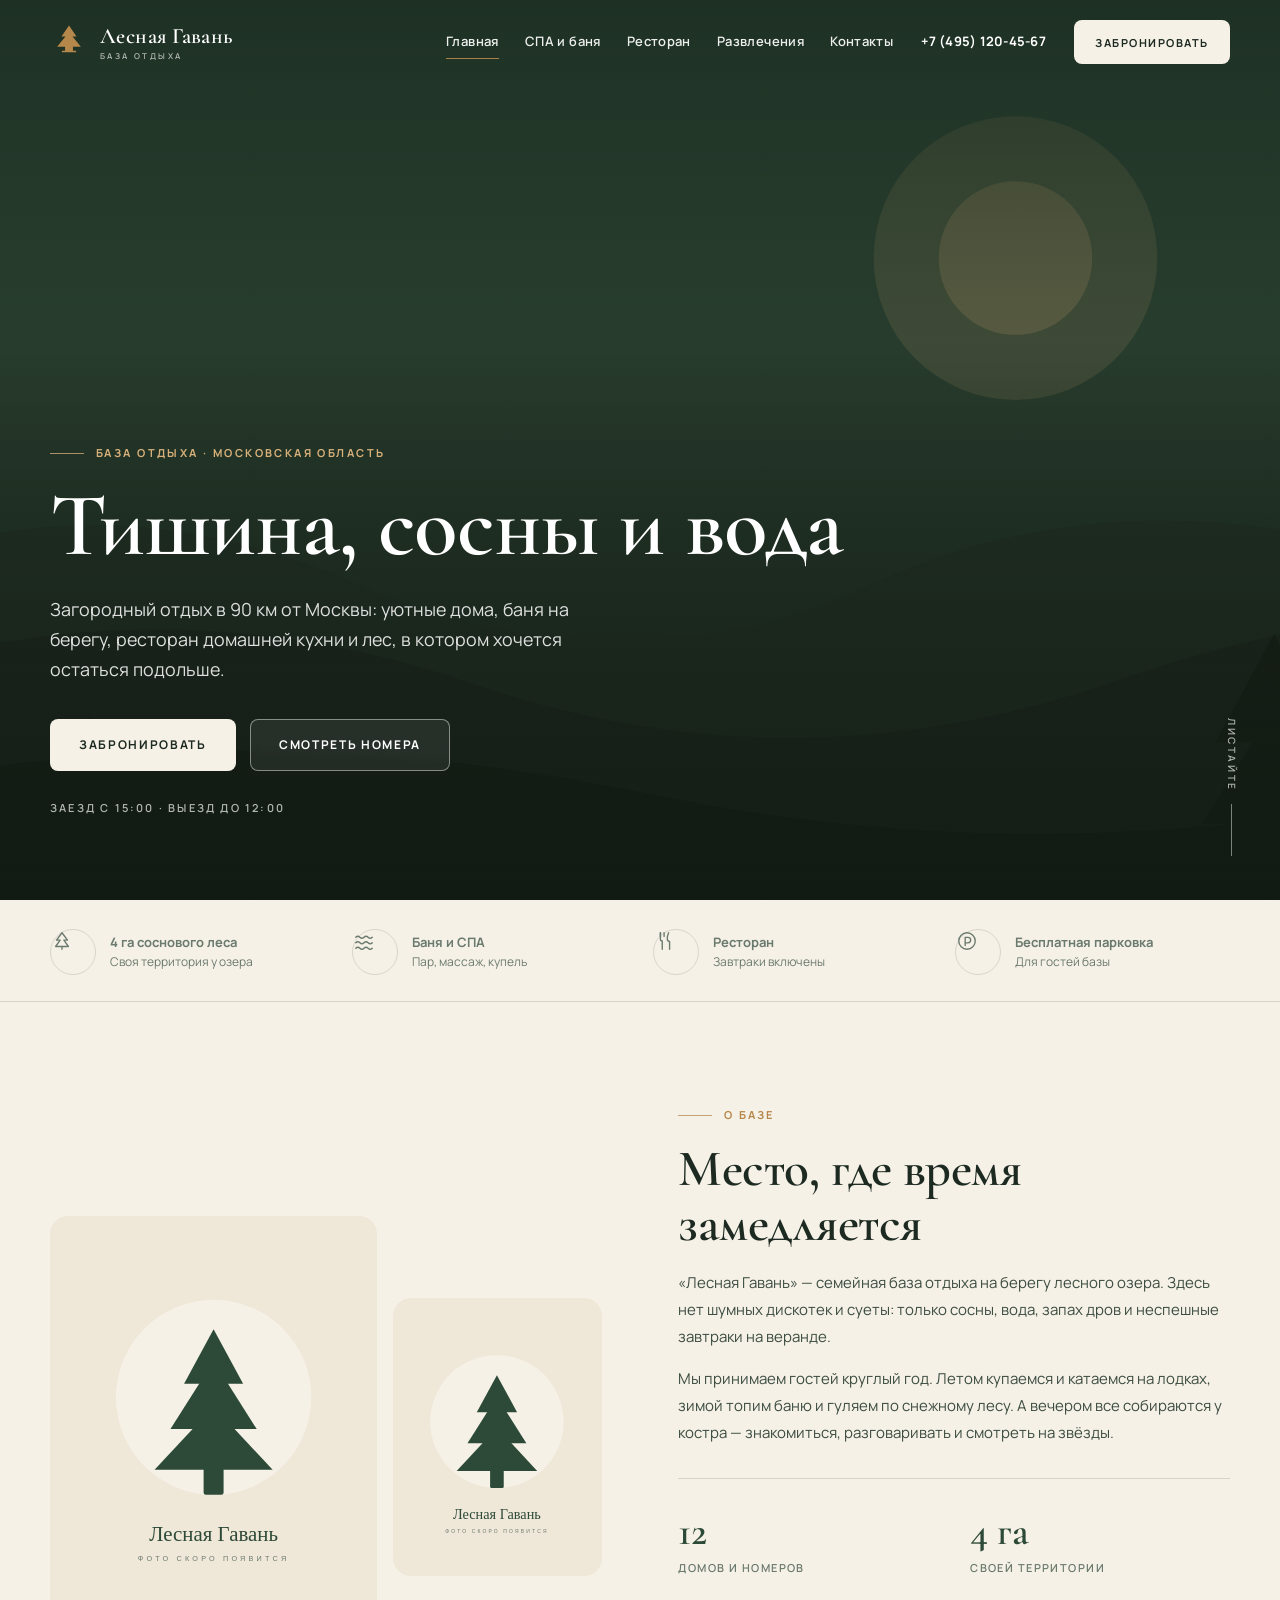
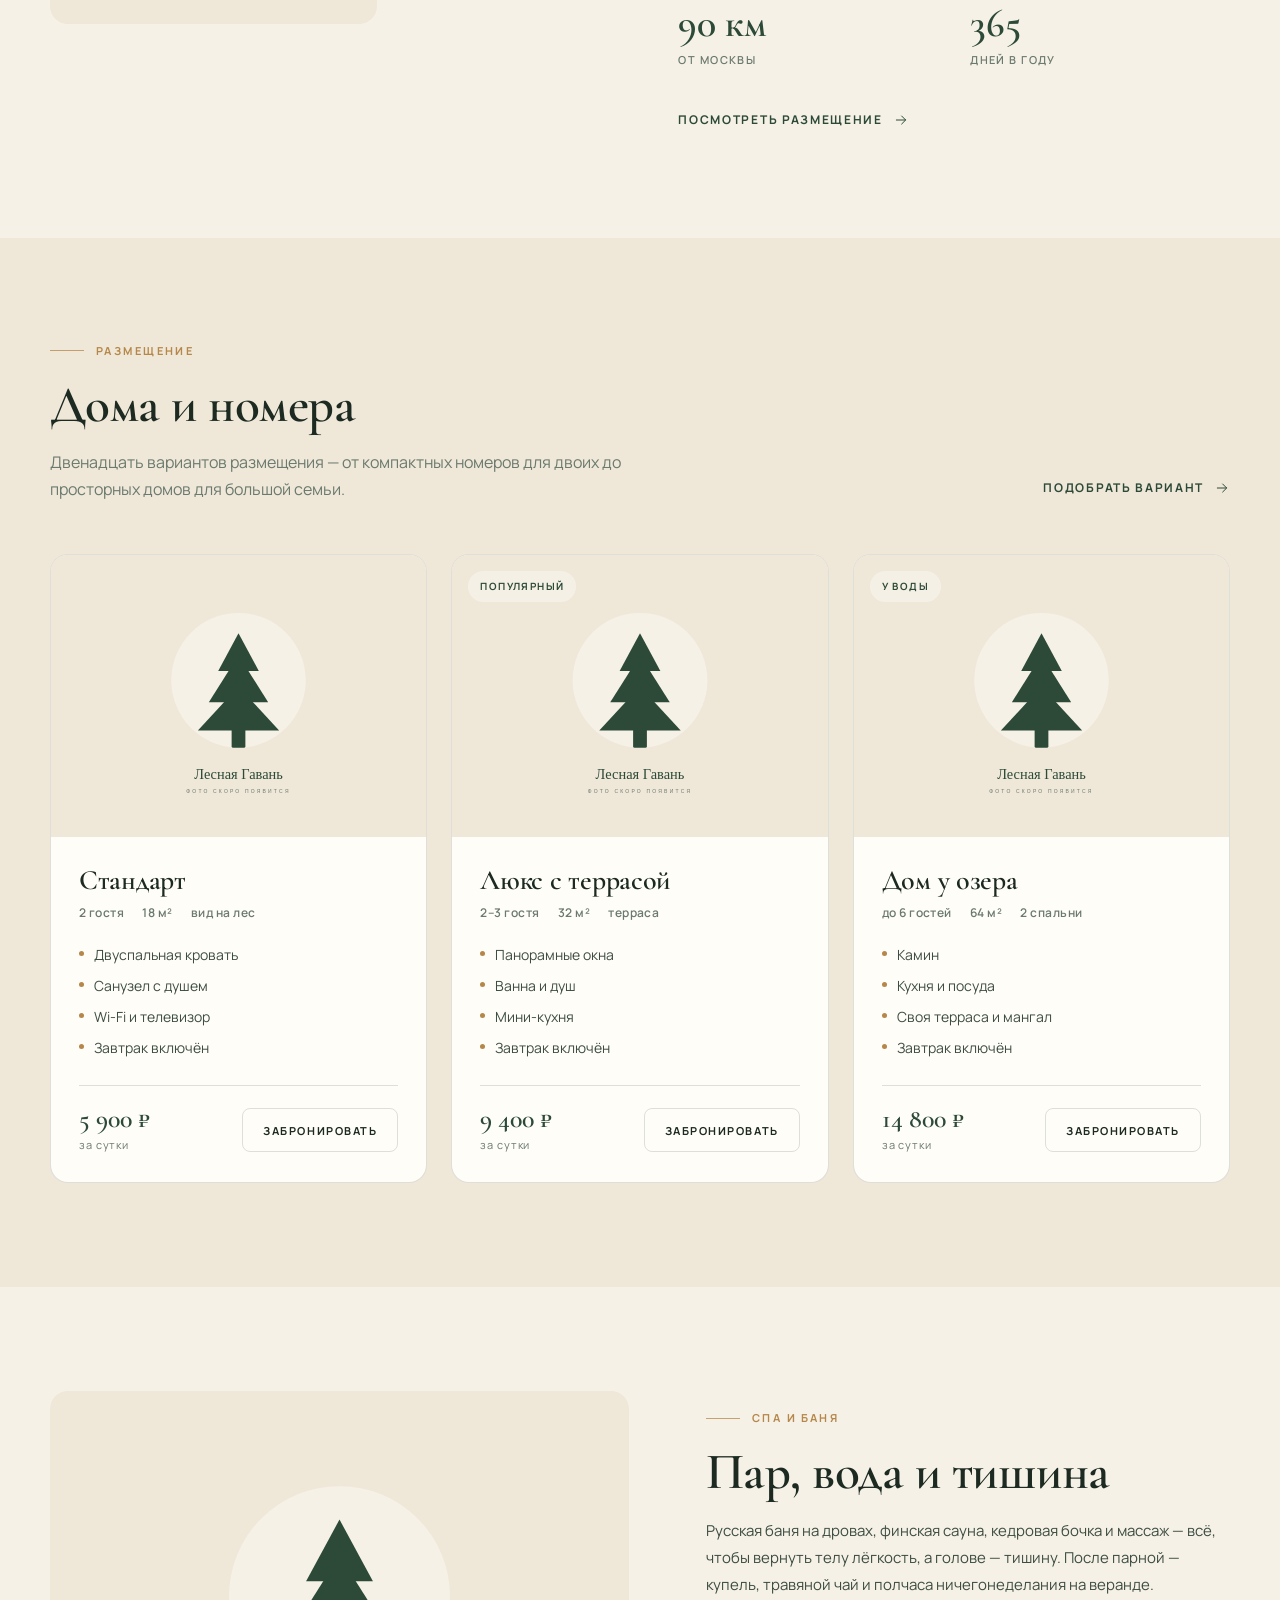
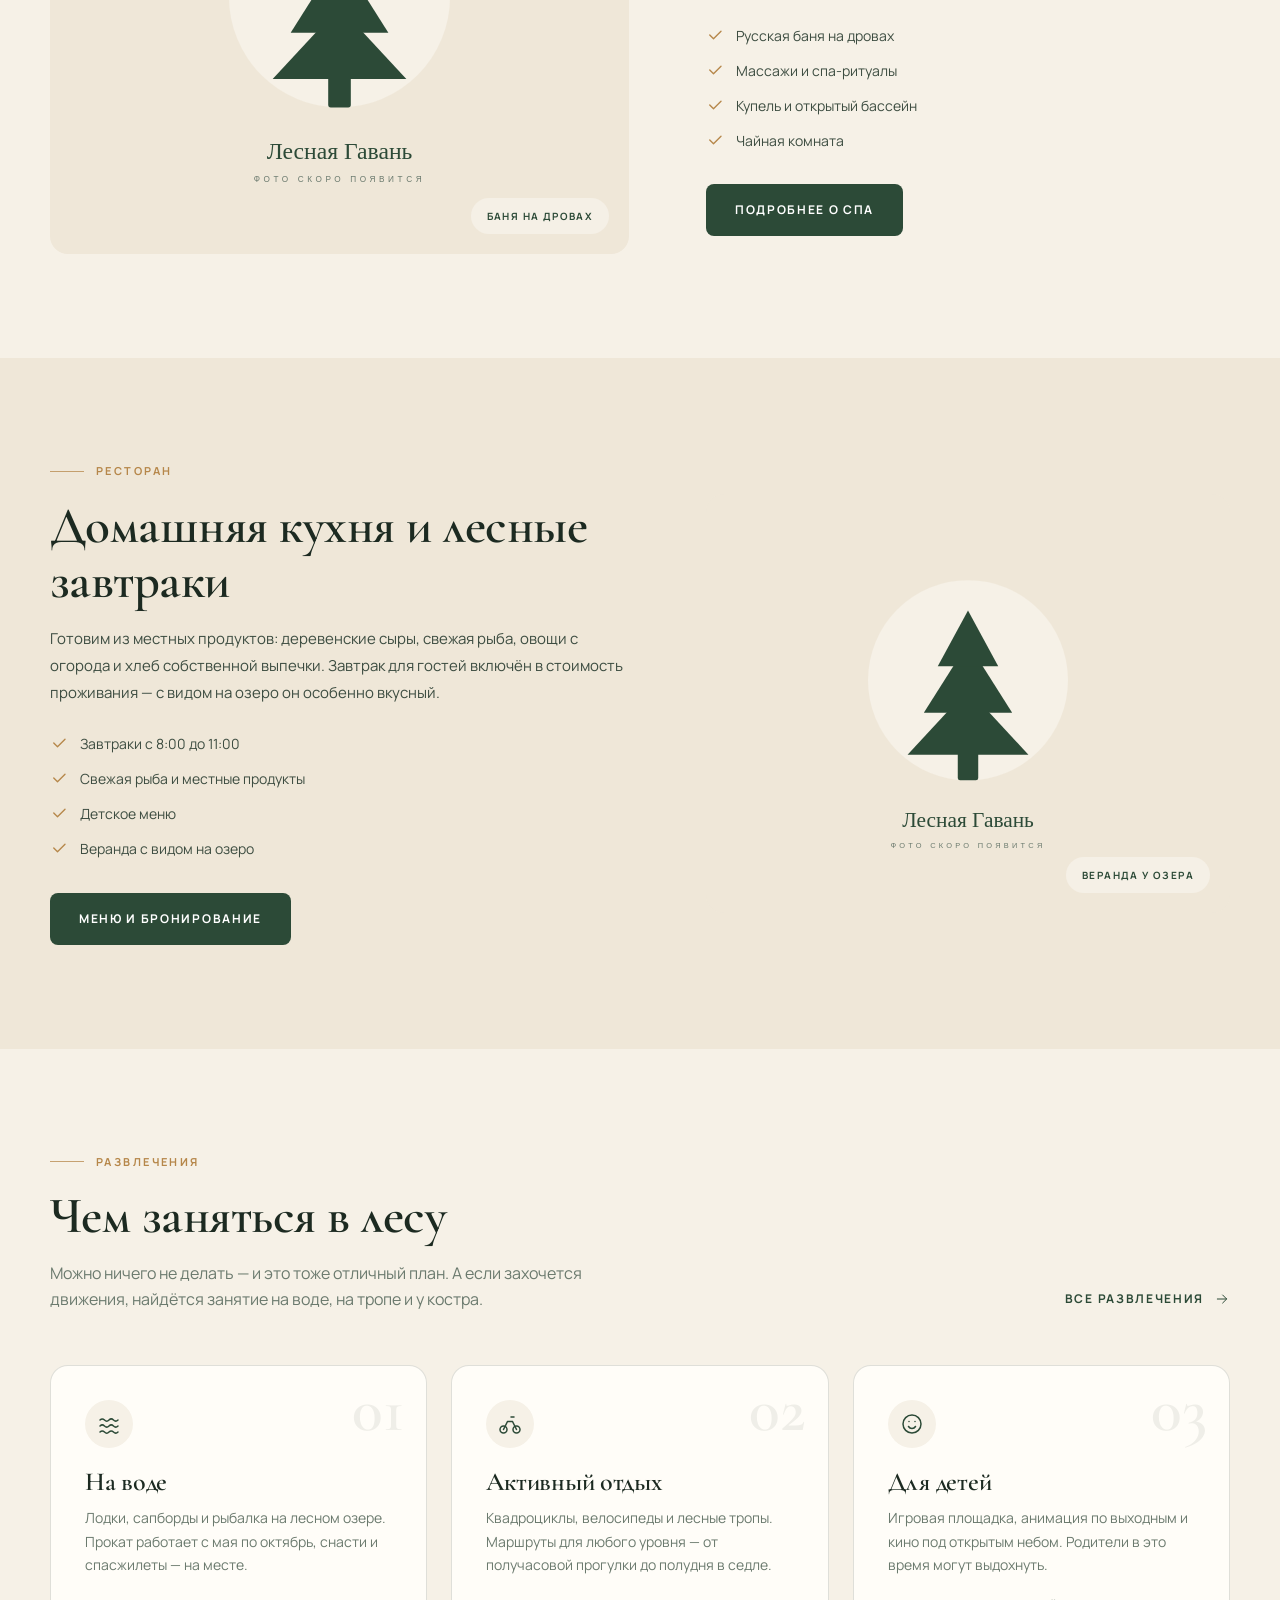
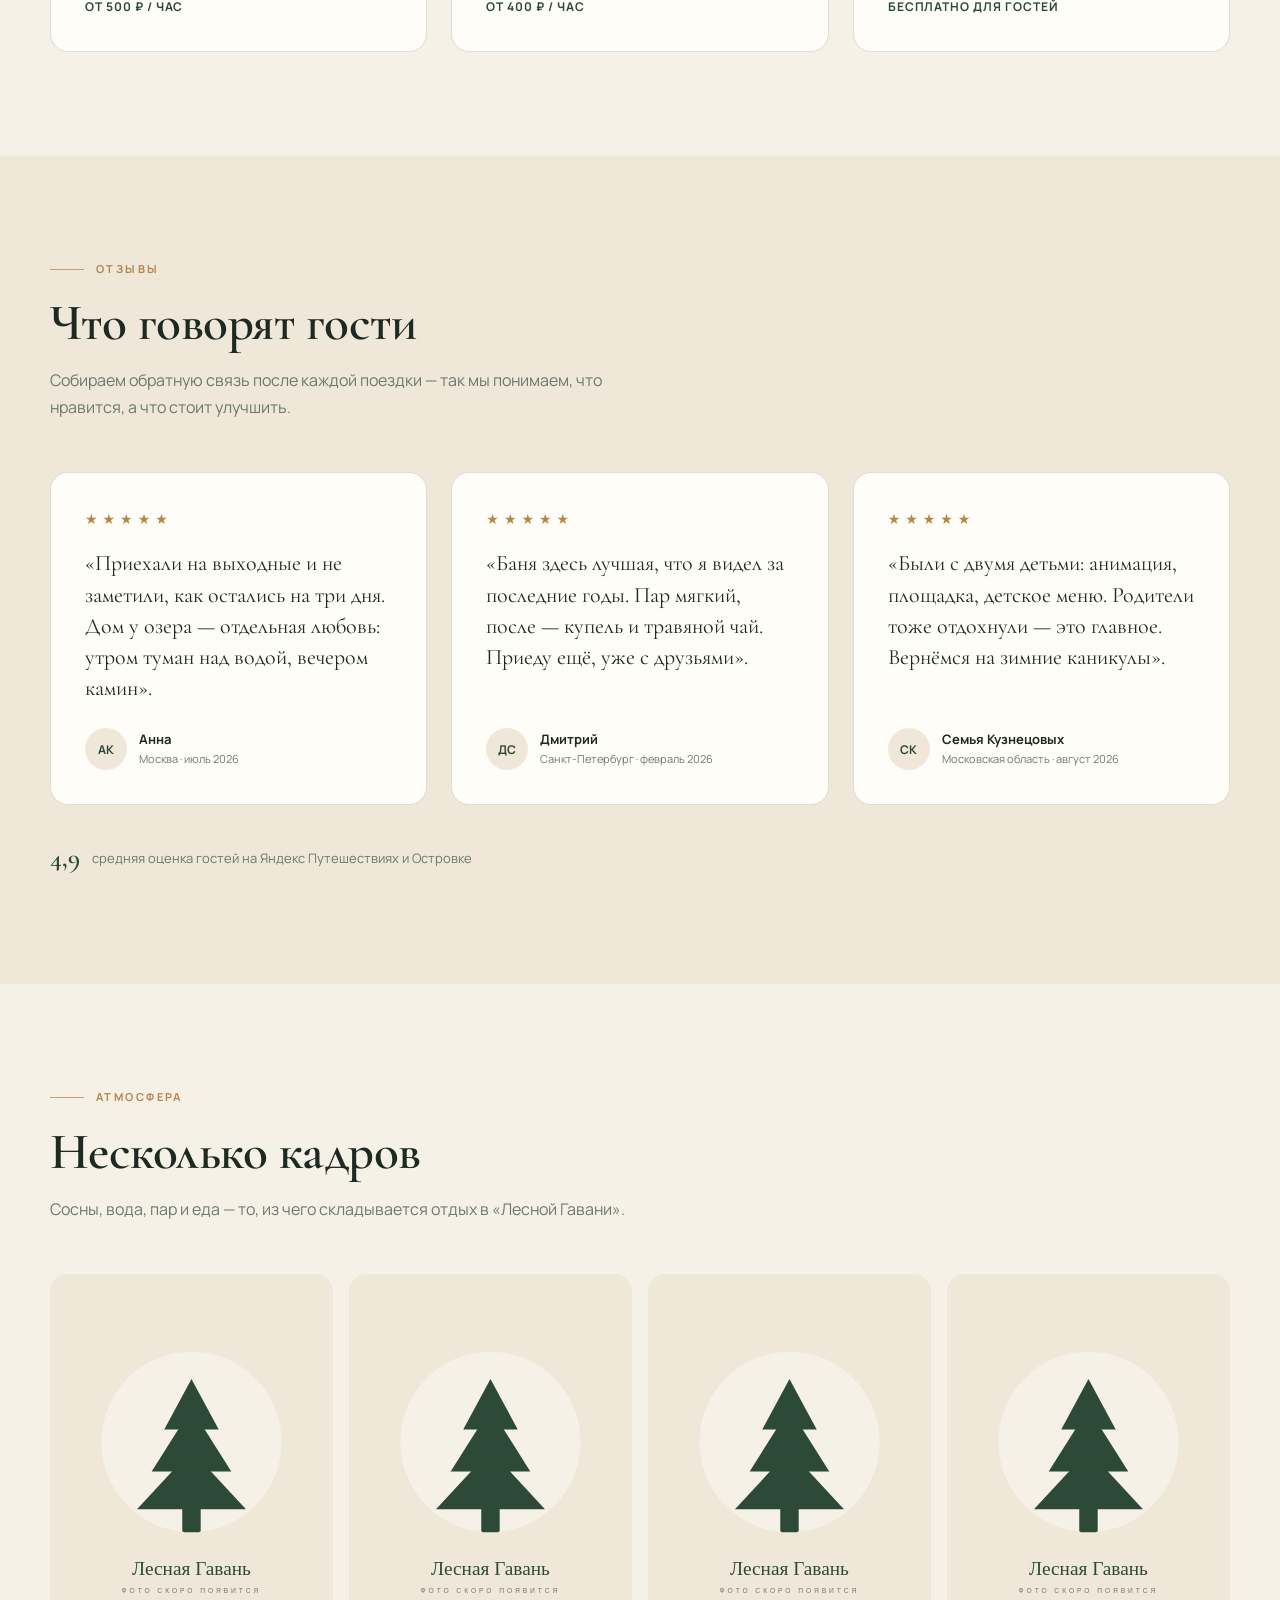
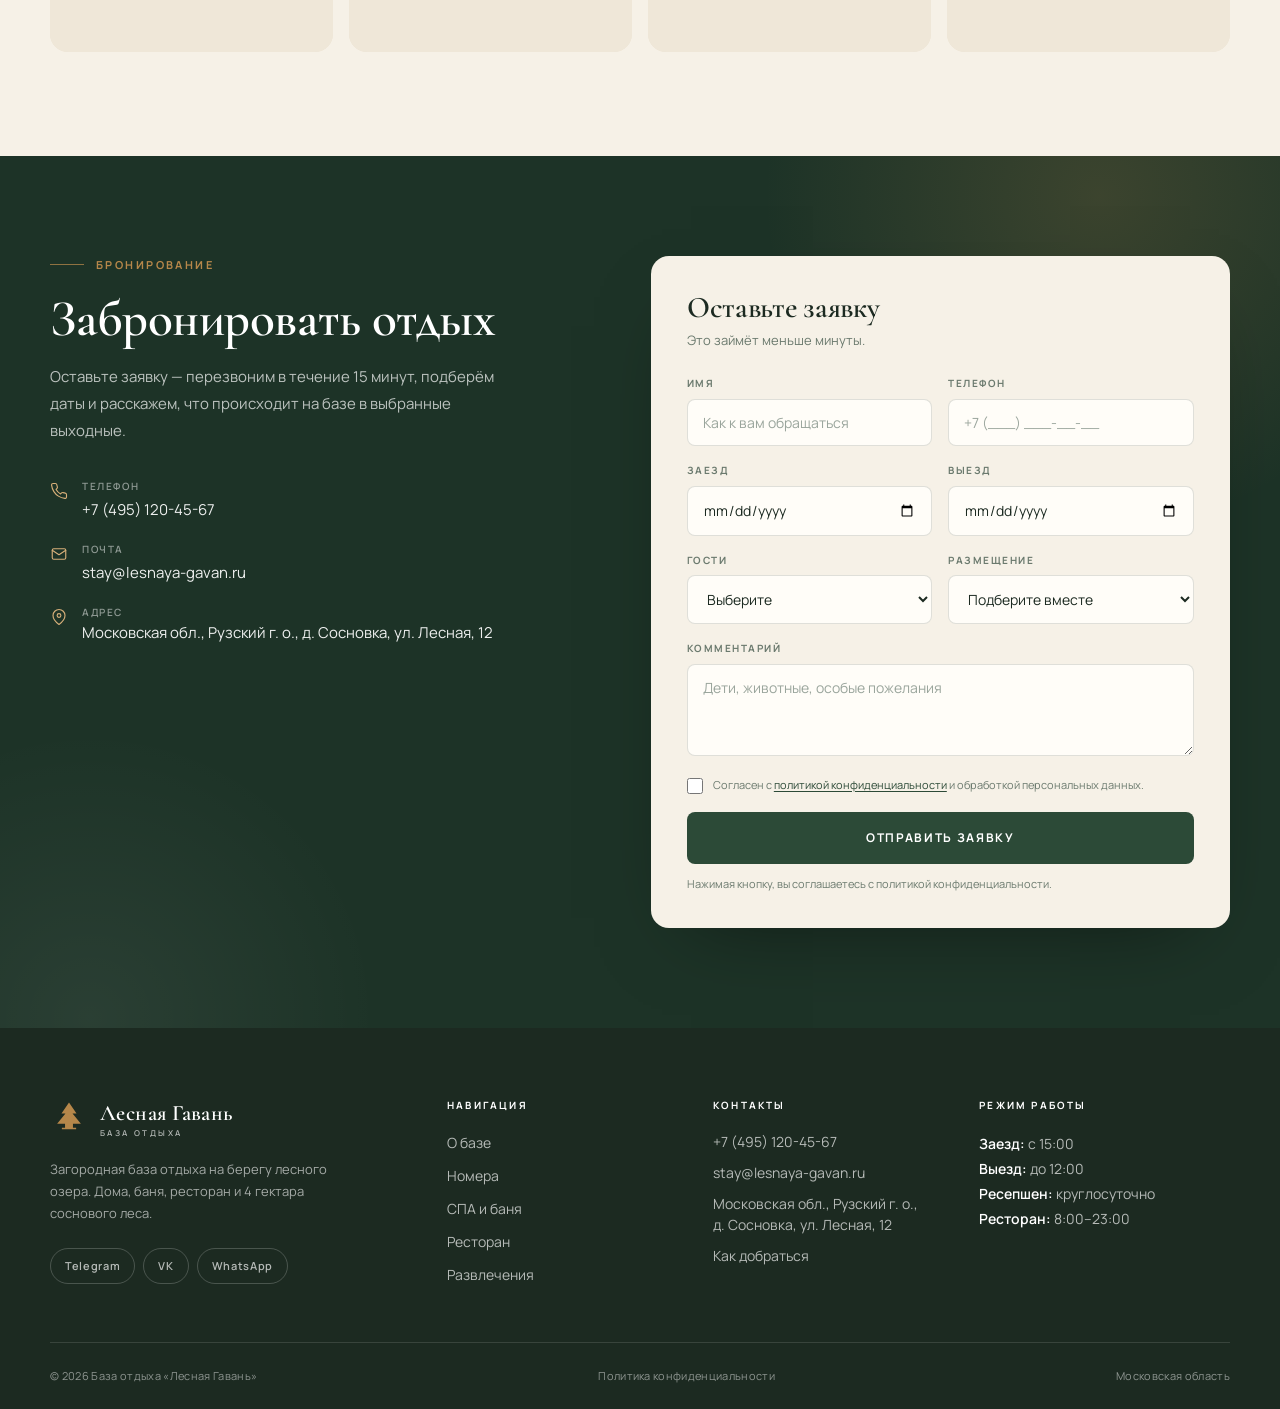
<file: index.html>
<!doctype html>
<html lang="ru">
<head>
  <meta charset="utf-8">
  <meta name="viewport" content="width=device-width, initial-scale=1">
  <title>Лесная Гавань — база отдыха в сосновом лесу | Московская область</title>
  <meta name="description" content="База отдыха «Лесная Гавань» в 90 км от Москвы: дома и номера у лесного озера, баня и СПА, ресторан домашней кухни и развлечения для всей семьи.">
  <meta name="theme-color" content="#1d3327">
  <meta property="og:type" content="website">
  <meta property="og:locale" content="ru_RU">
  <meta property="og:title" content="Лесная Гавань — база отдыха в сосновом лесу">
  <meta property="og:description" content="Дома и номера у лесного озера, баня и СПА, ресторан домашней кухни. 90 км от Москвы.">
  <meta property="og:image" content="https://images.unsplash.com/photo-1470770841072-f978cf4d019e?auto=format&fit=crop&w=1200&q=80">
  <link rel="icon" href="assets/img/favicon.svg" type="image/svg+xml">
  <link rel="preconnect" href="https://fonts.googleapis.com">
  <link rel="preconnect" href="https://fonts.gstatic.com" crossorigin>
  <link rel="preconnect" href="https://images.unsplash.com">
  <link href="https://fonts.googleapis.com/css2?family=Cormorant+Garamond:wght@500;600;700&family=Manrope:wght@400;500;600;700&display=swap" rel="stylesheet">
  <link rel="stylesheet" href="css/style.css">
  <script>document.documentElement.classList.add("js");</script>
</head>
<body>
  <a class="skip-link" href="#main">Перейти к содержимому</a>

  <header class="header" id="header">
    <div class="container header__inner">
      <a class="brand" href="index.html" aria-label="Лесная Гавань — на главную">
        <svg class="brand__mark" viewBox="0 0 48 48" aria-hidden="true" focusable="false">
          <path fill="currentColor" d="M24 3 14.5 17h5L9 30h10v5h-4v2h18v-2h-4v-5h10L28.5 17h5L24 3Z"/>
        </svg>
        <span class="brand__text">
          <span class="brand__name">Лесная Гавань</span>
          <span class="brand__sub">база отдыха</span>
        </span>
      </a>

      <nav class="nav" id="nav" aria-label="Основная навигация">
        <a href="index.html" aria-current="page">Главная</a>
        <a href="spa.html">СПА и баня</a>
        <a href="restaurant.html">Ресторан</a>
        <a href="entertainment.html">Развлечения</a>
        <a href="contacts.html">Контакты</a>
        <a class="nav__phone" href="tel:+74951204567">+7 (495) 120-45-67</a>
        <a class="btn btn--primary nav__cta" href="contacts.html#booking">Забронировать</a>
      </nav>

      <a class="header__phone" href="tel:+74951204567">+7 (495) 120-45-67</a>
      <a class="btn btn--sm header__cta" href="contacts.html#booking">Забронировать</a>

      <button class="burger" id="burger" type="button" aria-label="Открыть меню" aria-expanded="false" aria-controls="nav">
        <span></span><span></span><span></span>
      </button>
    </div>
  </header>

  <main id="main">
    <!-- 01. Hero -->
    <section class="hero">
      <div class="hero__media">
        <img src="https://images.unsplash.com/photo-1470770841072-f978cf4d019e?auto=format&fit=crop&w=1920&q=80" alt="Домик у лесного озера на закате" width="1920" height="1280" fetchpriority="high" onerror="this.onerror=null;this.src='assets/img/fallback-hero.svg'">
      </div>
      <div class="container">
        <div class="hero__content">
          <div class="overline">База отдыха · Московская область</div>
          <h1 class="hero__title">Тишина, сосны и вода</h1>
          <p class="hero__lead">Загородный отдых в 90 км от Москвы: уютные дома, баня на берегу, ресторан домашней кухни и лес, в котором хочется остаться подольше.</p>
          <div class="hero__actions">
            <a class="btn btn--light" href="contacts.html#booking">Забронировать</a>
            <a class="btn btn--ghost" href="#rooms">Смотреть номера</a>
          </div>
          <p class="hero__note">Заезд с 15:00 · Выезд до 12:00</p>
        </div>
      </div>
      <div class="hero__scroll" aria-hidden="true">Листайте</div>
    </section>

    <!-- 02. Преимущества -->
    <section class="benefits" aria-label="Преимущества базы">
      <div class="container">
        <div class="benefits__grid">
          <div class="benefit">
            <span class="benefit__icon" aria-hidden="true">
              <svg width="22" height="22" viewBox="0 0 24 24" fill="none" stroke="currentColor" stroke-width="1.5" stroke-linecap="round" stroke-linejoin="round"><path d="m12 3-6 8h4l-5 7h14l-5-7h4l-6-8Z"/><path d="M12 18v3"/></svg>
            </span>
            <span><strong>4 га соснового леса</strong><span>Своя территория у озера</span></span>
          </div>
          <div class="benefit">
            <span class="benefit__icon" aria-hidden="true">
              <svg width="22" height="22" viewBox="0 0 24 24" fill="none" stroke="currentColor" stroke-width="1.5" stroke-linecap="round" stroke-linejoin="round"><path d="M3 8c1.5-1.5 3-1.5 4.5 0s3 1.5 4.5 0 3-1.5 4.5 0 3 1.5 4.5 0"/><path d="M3 14c1.5-1.5 3-1.5 4.5 0s3 1.5 4.5 0 3-1.5 4.5 0 3 1.5 4.5 0"/><path d="M3 20c1.5-1.5 3-1.5 4.5 0s3 1.5 4.5 0 3-1.5 4.5 0 3 1.5 4.5 0"/></svg>
            </span>
            <span><strong>Баня и СПА</strong><span>Пар, массаж, купель</span></span>
          </div>
          <div class="benefit">
            <span class="benefit__icon" aria-hidden="true">
              <svg width="22" height="22" viewBox="0 0 24 24" fill="none" stroke="currentColor" stroke-width="1.5" stroke-linecap="round" stroke-linejoin="round"><path d="M7 3v7a2 2 0 0 0 2 2v9"/><path d="M7 3v4M11 3v4"/><path d="M16 3c-1 2-1.5 4-1.5 6.5 0 2 1 3 2.5 3V21"/></svg>
            </span>
            <span><strong>Ресторан</strong><span>Завтраки включены</span></span>
          </div>
          <div class="benefit">
            <span class="benefit__icon" aria-hidden="true">
              <svg width="22" height="22" viewBox="0 0 24 24" fill="none" stroke="currentColor" stroke-width="1.5" stroke-linecap="round" stroke-linejoin="round"><circle cx="12" cy="12" r="9"/><path d="M10 17V8h3a3 3 0 0 1 0 6h-3"/></svg>
            </span>
            <span><strong>Бесплатная парковка</strong><span>Для гостей базы</span></span>
          </div>
        </div>
      </div>
    </section>

    <!-- 03. О базе -->
    <section class="section" id="about">
      <div class="container about">
        <div class="about__media reveal">
          <img src="https://images.unsplash.com/photo-1441974231531-c6227db76b6e?auto=format&fit=crop&w=800&q=80" alt="Сосновый лес на территории базы отдыха" width="800" height="1000" loading="lazy" onerror="this.onerror=null;this.src='assets/img/fallback.svg'">
          <img src="https://images.unsplash.com/photo-1506744038136-46273834b3fb?auto=format&fit=crop&w=600&q=80" alt="Лесное озеро в утреннем тумане" width="600" height="800" loading="lazy" onerror="this.onerror=null;this.src='assets/img/fallback.svg'">
        </div>
        <div class="about__text reveal" data-delay="1">
          <div class="overline">О базе</div>
          <h2 class="section-title">Место, где время замедляется</h2>
          <p>«Лесная Гавань» — семейная база отдыха на берегу лесного озера. Здесь нет шумных дискотек и суеты: только сосны, вода, запах дров и неспешные завтраки на веранде.</p>
          <p>Мы принимаем гостей круглый год. Летом купаемся и катаемся на лодках, зимой топим баню и гуляем по снежному лесу. А вечером все собираются у костра — знакомиться, разговаривать и смотреть на звёзды.</p>
          <div class="stats">
            <div class="stat"><strong>12</strong><span>домов и номеров</span></div>
            <div class="stat"><strong>4 га</strong><span>своей территории</span></div>
            <div class="stat"><strong>90 км</strong><span>от Москвы</span></div>
            <div class="stat"><strong>365</strong><span>дней в году</span></div>
          </div>
          <div class="about__actions">
            <a class="link-arrow" href="#rooms">Посмотреть размещение
              <svg width="16" height="16" viewBox="0 0 24 24" fill="none" stroke="currentColor" stroke-width="1.5" stroke-linecap="round" stroke-linejoin="round" aria-hidden="true"><path d="M5 12h14M13 6l6 6-6 6"/></svg>
            </a>
          </div>
        </div>
      </div>
    </section>

    <!-- 04. Номера -->
    <section class="section section--sand" id="rooms">
      <div class="container">
        <div class="section-head reveal">
          <div class="section-head__text">
            <div class="overline">Размещение</div>
            <h2 class="section-title">Дома и номера</h2>
            <p class="section-lead">Двенадцать вариантов размещения — от компактных номеров для двоих до просторных домов для большой семьи.</p>
          </div>
          <a class="link-arrow" href="contacts.html#booking">Подобрать вариант
            <svg width="16" height="16" viewBox="0 0 24 24" fill="none" stroke="currentColor" stroke-width="1.5" stroke-linecap="round" stroke-linejoin="round" aria-hidden="true"><path d="M5 12h14M13 6l6 6-6 6"/></svg>
          </a>
        </div>

        <div class="rooms">
          <article class="room reveal">
            <div class="room__media">
              <img src="https://images.unsplash.com/photo-1611892440504-42a792e24d32?auto=format&fit=crop&w=900&q=80" alt="Номер категории «Стандарт» с двуспальной кроватью" width="900" height="675" loading="lazy" onerror="this.onerror=null;this.src='assets/img/fallback.svg'">
            </div>
            <div class="room__body">
              <h3 class="room__title">Стандарт</h3>
              <div class="room__meta"><span>2 гостя</span><span>18 м²</span><span>вид на лес</span></div>
              <ul class="room__features">
                <li>Двуспальная кровать</li>
                <li>Санузел с душем</li>
                <li>Wi-Fi и телевизор</li>
                <li>Завтрак включён</li>
              </ul>
              <div class="room__footer">
                <div class="room__price"><strong>5 900 ₽</strong><span>за сутки</span></div>
                <a class="btn btn--outline btn--sm" href="contacts.html?room=standard#booking">Забронировать</a>
              </div>
            </div>
          </article>

          <article class="room reveal" data-delay="1">
            <div class="room__media">
              <span class="room__badge">Популярный</span>
              <img src="https://images.unsplash.com/photo-1590490360182-c33d57733427?auto=format&fit=crop&w=900&q=80" alt="Люкс с террасой и панорамными окнами" width="900" height="675" loading="lazy" onerror="this.onerror=null;this.src='assets/img/fallback.svg'">
            </div>
            <div class="room__body">
              <h3 class="room__title">Люкс с террасой</h3>
              <div class="room__meta"><span>2–3 гостя</span><span>32 м²</span><span>терраса</span></div>
              <ul class="room__features">
                <li>Панорамные окна</li>
                <li>Ванна и душ</li>
                <li>Мини-кухня</li>
                <li>Завтрак включён</li>
              </ul>
              <div class="room__footer">
                <div class="room__price"><strong>9 400 ₽</strong><span>за сутки</span></div>
                <a class="btn btn--outline btn--sm" href="contacts.html?room=lux#booking">Забронировать</a>
              </div>
            </div>
          </article>

          <article class="room reveal" data-delay="2">
            <div class="room__media">
              <span class="room__badge">У воды</span>
              <img src="https://images.unsplash.com/photo-1445019980597-93fa8acb246c?auto=format&fit=crop&w=900&q=80" alt="Дом у озера с собственной террасой" width="900" height="675" loading="lazy" onerror="this.onerror=null;this.src='assets/img/fallback.svg'">
            </div>
            <div class="room__body">
              <h3 class="room__title">Дом у озера</h3>
              <div class="room__meta"><span>до 6 гостей</span><span>64 м²</span><span>2 спальни</span></div>
              <ul class="room__features">
                <li>Камин</li>
                <li>Кухня и посуда</li>
                <li>Своя терраса и мангал</li>
                <li>Завтрак включён</li>
              </ul>
              <div class="room__footer">
                <div class="room__price"><strong>14 800 ₽</strong><span>за сутки</span></div>
                <a class="btn btn--outline btn--sm" href="contacts.html?room=house#booking">Забронировать</a>
              </div>
            </div>
          </article>
        </div>
      </div>
    </section>

    <!-- 05. СПА -->
    <section class="section" id="spa">
      <div class="container split">
        <div class="split__media reveal">
          <img src="https://images.unsplash.com/photo-1544161515-4ab6ce6db874?auto=format&fit=crop&w=1000&q=80" alt="Спа-процедура с массажем и тёплым маслом" width="1000" height="800" loading="lazy" onerror="this.onerror=null;this.src='assets/img/fallback.svg'">
          <span class="split__tag">Баня на дровах</span>
        </div>
        <div class="split__content reveal" data-delay="1">
          <div class="overline">СПА и баня</div>
          <h2 class="section-title">Пар, вода и тишина</h2>
          <p>Русская баня на дровах, финская сауна, кедровая бочка и массаж — всё, чтобы вернуть телу лёгкость, а голове — тишину. После парной — купель, травяной чай и полчаса ничегонеделания на веранде.</p>
          <ul class="checklist">
            <li><svg width="18" height="18" viewBox="0 0 24 24" fill="none" stroke="currentColor" stroke-width="1.8" stroke-linecap="round" stroke-linejoin="round" aria-hidden="true"><path d="m5 12 5 5L20 7"/></svg>Русская баня на дровах</li>
            <li><svg width="18" height="18" viewBox="0 0 24 24" fill="none" stroke="currentColor" stroke-width="1.8" stroke-linecap="round" stroke-linejoin="round" aria-hidden="true"><path d="m5 12 5 5L20 7"/></svg>Массажи и спа-ритуалы</li>
            <li><svg width="18" height="18" viewBox="0 0 24 24" fill="none" stroke="currentColor" stroke-width="1.8" stroke-linecap="round" stroke-linejoin="round" aria-hidden="true"><path d="m5 12 5 5L20 7"/></svg>Купель и открытый бассейн</li>
            <li><svg width="18" height="18" viewBox="0 0 24 24" fill="none" stroke="currentColor" stroke-width="1.8" stroke-linecap="round" stroke-linejoin="round" aria-hidden="true"><path d="m5 12 5 5L20 7"/></svg>Чайная комната</li>
          </ul>
          <a class="btn btn--primary" href="spa.html">Подробнее о СПА</a>
        </div>
      </div>
    </section>

    <!-- 06. Ресторан -->
    <section class="section section--sand" id="restaurant">
      <div class="container split split--reverse">
        <div class="split__media reveal">
          <img src="https://images.unsplash.com/photo-1517248135467-4c7edcad34c4?auto=format&fit=crop&w=1000&q=80" alt="Уютный интерьер ресторана с деревянными столами" width="1000" height="800" loading="lazy" onerror="this.onerror=null;this.src='assets/img/fallback.svg'">
          <span class="split__tag">Веранда у озера</span>
        </div>
        <div class="split__content reveal" data-delay="1">
          <div class="overline">Ресторан</div>
          <h2 class="section-title">Домашняя кухня и лесные завтраки</h2>
          <p>Готовим из местных продуктов: деревенские сыры, свежая рыба, овощи с огорода и хлеб собственной выпечки. Завтрак для гостей включён в стоимость проживания — с видом на озеро он особенно вкусный.</p>
          <ul class="checklist">
            <li><svg width="18" height="18" viewBox="0 0 24 24" fill="none" stroke="currentColor" stroke-width="1.8" stroke-linecap="round" stroke-linejoin="round" aria-hidden="true"><path d="m5 12 5 5L20 7"/></svg>Завтраки с 8:00 до 11:00</li>
            <li><svg width="18" height="18" viewBox="0 0 24 24" fill="none" stroke="currentColor" stroke-width="1.8" stroke-linecap="round" stroke-linejoin="round" aria-hidden="true"><path d="m5 12 5 5L20 7"/></svg>Свежая рыба и местные продукты</li>
            <li><svg width="18" height="18" viewBox="0 0 24 24" fill="none" stroke="currentColor" stroke-width="1.8" stroke-linecap="round" stroke-linejoin="round" aria-hidden="true"><path d="m5 12 5 5L20 7"/></svg>Детское меню</li>
            <li><svg width="18" height="18" viewBox="0 0 24 24" fill="none" stroke="currentColor" stroke-width="1.8" stroke-linecap="round" stroke-linejoin="round" aria-hidden="true"><path d="m5 12 5 5L20 7"/></svg>Веранда с видом на озеро</li>
          </ul>
          <a class="btn btn--primary" href="restaurant.html">Меню и бронирование</a>
        </div>
      </div>
    </section>

    <!-- 07. Развлечения -->
    <section class="section" id="entertainment">
      <div class="container">
        <div class="section-head reveal">
          <div class="section-head__text">
            <div class="overline">Развлечения</div>
            <h2 class="section-title">Чем заняться в лесу</h2>
            <p class="section-lead">Можно ничего не делать — и это тоже отличный план. А если захочется движения, найдётся занятие на воде, на тропе и у костра.</p>
          </div>
          <a class="link-arrow" href="entertainment.html">Все развлечения
            <svg width="16" height="16" viewBox="0 0 24 24" fill="none" stroke="currentColor" stroke-width="1.5" stroke-linecap="round" stroke-linejoin="round" aria-hidden="true"><path d="M5 12h14M13 6l6 6-6 6"/></svg>
          </a>
        </div>

        <div class="activities">
          <article class="activity reveal">
            <span class="activity__num" aria-hidden="true">01</span>
            <span class="activity__icon" aria-hidden="true">
              <svg width="24" height="24" viewBox="0 0 24 24" fill="none" stroke="currentColor" stroke-width="1.5" stroke-linecap="round" stroke-linejoin="round"><path d="M3 8c1.5-1.5 3-1.5 4.5 0s3 1.5 4.5 0 3-1.5 4.5 0 3 1.5 4.5 0"/><path d="M3 14c1.5-1.5 3-1.5 4.5 0s3 1.5 4.5 0 3-1.5 4.5 0 3 1.5 4.5 0"/><path d="M3 20c1.5-1.5 3-1.5 4.5 0s3 1.5 4.5 0 3-1.5 4.5 0 3 1.5 4.5 0"/></svg>
            </span>
            <h3>На воде</h3>
            <p>Лодки, сапборды и рыбалка на лесном озере. Прокат работает с мая по октябрь, снасти и спасжилеты — на месте.</p>
            <div class="activity__price">от 500 ₽ / час</div>
          </article>

          <article class="activity reveal" data-delay="1">
            <span class="activity__num" aria-hidden="true">02</span>
            <span class="activity__icon" aria-hidden="true">
              <svg width="24" height="24" viewBox="0 0 24 24" fill="none" stroke="currentColor" stroke-width="1.5" stroke-linecap="round" stroke-linejoin="round"><circle cx="5.5" cy="17.5" r="3.5"/><circle cx="18.5" cy="17.5" r="3.5"/><path d="m5.5 17.5 4-8h5l4 8M9.5 9.5h5M13 5h3"/></svg>
            </span>
            <h3>Активный отдых</h3>
            <p>Квадроциклы, велосипеды и лесные тропы. Маршруты для любого уровня — от получасовой прогулки до полудня в седле.</p>
            <div class="activity__price">от 400 ₽ / час</div>
          </article>

          <article class="activity reveal" data-delay="2">
            <span class="activity__num" aria-hidden="true">03</span>
            <span class="activity__icon" aria-hidden="true">
              <svg width="24" height="24" viewBox="0 0 24 24" fill="none" stroke="currentColor" stroke-width="1.5" stroke-linecap="round" stroke-linejoin="round"><circle cx="12" cy="12" r="9"/><path d="M8.5 14.5s1.2 2 3.5 2 3.5-2 3.5-2"/><path d="M9 9.5h.01M15 9.5h.01"/></svg>
            </span>
            <h3>Для детей</h3>
            <p>Игровая площадка, анимация по выходным и кино под открытым небом. Родители в это время могут выдохнуть.</p>
            <div class="activity__price">бесплатно для гостей</div>
          </article>
        </div>
      </div>
    </section>

    <!-- 08. Отзывы -->
    <section class="section section--sand" id="reviews">
      <div class="container">
        <div class="section-head reveal">
          <div class="section-head__text">
            <div class="overline">Отзывы</div>
            <h2 class="section-title">Что говорят гости</h2>
            <p class="section-lead">Собираем обратную связь после каждой поездки — так мы понимаем, что нравится, а что стоит улучшить.</p>
          </div>
        </div>

        <div class="reviews">
          <article class="review reveal">
            <div class="review__stars" aria-label="Оценка 5 из 5">★★★★★</div>
            <blockquote>«Приехали на выходные и не заметили, как остались на три дня. Дом у озера — отдельная любовь: утром туман над водой, вечером камин».</blockquote>
            <div class="review__author" data-initials="АК">
              <div><strong>Анна</strong><span>Москва · июль 2026</span></div>
            </div>
          </article>

          <article class="review reveal" data-delay="1">
            <div class="review__stars" aria-label="Оценка 5 из 5">★★★★★</div>
            <blockquote>«Баня здесь лучшая, что я видел за последние годы. Пар мягкий, после — купель и травяной чай. Приеду ещё, уже с друзьями».</blockquote>
            <div class="review__author" data-initials="ДС">
              <div><strong>Дмитрий</strong><span>Санкт-Петербург · февраль 2026</span></div>
            </div>
          </article>

          <article class="review reveal" data-delay="2">
            <div class="review__stars" aria-label="Оценка 5 из 5">★★★★★</div>
            <blockquote>«Были с двумя детьми: анимация, площадка, детское меню. Родители тоже отдохнули — это главное. Вернёмся на зимние каникулы».</blockquote>
            <div class="review__author" data-initials="СК">
              <div><strong>Семья Кузнецовых</strong><span>Московская область · август 2026</span></div>
            </div>
          </article>
        </div>

        <div class="reviews__footer reveal">
          <span class="reviews__score">4,9</span>
          <span>средняя оценка гостей на Яндекс Путешествиях и Островке</span>
        </div>
      </div>
    </section>

    <!-- 09. Галерея -->
    <section class="section" id="gallery">
      <div class="container">
        <div class="section-head reveal">
          <div class="section-head__text">
            <div class="overline">Атмосфера</div>
            <h2 class="section-title">Несколько кадров</h2>
            <p class="section-lead">Сосны, вода, пар и еда — то, из чего складывается отдых в «Лесной Гавани».</p>
          </div>
        </div>

        <div class="gallery">
          <button class="gallery__item reveal" type="button" data-lightbox aria-label="Открыть фото: сосновый лес">
            <img src="https://images.unsplash.com/photo-1441974231531-c6227db76b6e?auto=format&fit=crop&w=800&q=80" alt="Солнечный свет в сосновом лесу" width="800" height="1066" loading="lazy" onerror="this.onerror=null;this.src='assets/img/fallback.svg'">
          </button>
          <button class="gallery__item reveal" type="button" data-delay="1" data-lightbox aria-label="Открыть фото: озеро">
            <img src="https://images.unsplash.com/photo-1506744038136-46273834b3fb?auto=format&fit=crop&w=800&q=80" alt="Лесное озеро в горах" width="800" height="1066" loading="lazy" onerror="this.onerror=null;this.src='assets/img/fallback.svg'">
          </button>
          <button class="gallery__item reveal" type="button" data-delay="2" data-lightbox aria-label="Открыть фото: спа">
            <img src="https://images.unsplash.com/photo-1540555700478-4be289fbecef?auto=format&fit=crop&w=800&q=80" alt="Спа-ритуал с маслами и полотенцами" width="800" height="1066" loading="lazy" onerror="this.onerror=null;this.src='assets/img/fallback.svg'">
          </button>
          <button class="gallery__item reveal" type="button" data-delay="3" data-lightbox aria-label="Открыть фото: блюдо ресторана">
            <img src="https://images.unsplash.com/photo-1414235077428-338989a2e8c0?auto=format&fit=crop&w=800&q=80" alt="Блюдо из сезонных продуктов в ресторане" width="800" height="1066" loading="lazy" onerror="this.onerror=null;this.src='assets/img/fallback.svg'">
          </button>
        </div>
      </div>
    </section>

    <!-- 10. Бронирование -->
    <section class="cta" id="booking">
      <div class="container cta__grid">
        <div class="reveal">
          <div class="overline">Бронирование</div>
          <h2 class="section-title">Забронировать отдых</h2>
          <p class="cta__lead">Оставьте заявку — перезвоним в течение 15 минут, подберём даты и расскажем, что происходит на базе в выбранные выходные.</p>
          <div class="contact-lines">
            <div class="contact-line">
              <svg width="18" height="18" viewBox="0 0 24 24" fill="none" stroke="currentColor" stroke-width="1.5" stroke-linecap="round" stroke-linejoin="round" aria-hidden="true"><path d="M22 16.9v3a2 2 0 0 1-2.2 2 19.8 19.8 0 0 1-8.6-3.1 19.5 19.5 0 0 1-6-6A19.8 19.8 0 0 1 2.1 4.2 2 2 0 0 1 4.1 2h3a2 2 0 0 1 2 1.7c.1 1 .4 1.9.7 2.8a2 2 0 0 1-.5 2.1L8.1 9.9a16 16 0 0 0 6 6l1.3-1.3a2 2 0 0 1 2.1-.4c.9.3 1.8.6 2.8.7a2 2 0 0 1 1.7 2Z"/></svg>
              <div><span>Телефон</span><a href="tel:+74951204567">+7 (495) 120-45-67</a></div>
            </div>
            <div class="contact-line">
              <svg width="18" height="18" viewBox="0 0 24 24" fill="none" stroke="currentColor" stroke-width="1.5" stroke-linecap="round" stroke-linejoin="round" aria-hidden="true"><rect x="3" y="5" width="18" height="14" rx="2"/><path d="m3 7 9 6 9-6"/></svg>
              <div><span>Почта</span><a href="mailto:stay@lesnaya-gavan.ru">stay@lesnaya-gavan.ru</a></div>
            </div>
            <div class="contact-line">
              <svg width="18" height="18" viewBox="0 0 24 24" fill="none" stroke="currentColor" stroke-width="1.5" stroke-linecap="round" stroke-linejoin="round" aria-hidden="true"><path d="M20 10c0 6-8 12-8 12S4 16 4 10a8 8 0 1 1 16 0Z"/><circle cx="12" cy="10" r="2.5"/></svg>
              <div><span>Адрес</span><p>Московская обл., Рузский г. о., д. Сосновка, ул. Лесная, 12</p></div>
            </div>
          </div>
        </div>

        <div class="form-card reveal" data-delay="1">
          <h3 class="form-card__title">Оставьте заявку</h3>
          <p class="form-card__sub">Это займёт меньше минуты.</p>

          <form class="form-grid" data-demo-form>
            <div class="field">
              <label for="name">Имя</label>
              <input id="name" name="name" type="text" placeholder="Как к вам обращаться" autocomplete="name" required>
            </div>
            <div class="field">
              <label for="phone">Телефон</label>
              <input id="phone" name="phone" type="tel" placeholder="+7 (___) ___-__-__" autocomplete="tel" pattern="[0-9+()\-\s]{10,20}" required>
            </div>
            <div class="field">
              <label for="checkin">Заезд</label>
              <input id="checkin" name="checkin" type="date" required>
            </div>
            <div class="field">
              <label for="checkout">Выезд</label>
              <input id="checkout" name="checkout" type="date" required>
            </div>
            <div class="field">
              <label for="guests">Гости</label>
              <select id="guests" name="guests" required>
                <option value="" selected disabled>Выберите</option>
                <option value="1">1 гость</option>
                <option value="2">2 гостя</option>
                <option value="3-4">3–4 гостя</option>
                <option value="5-6">5–6 гостей</option>
                <option value="6+">Больше 6</option>
              </select>
            </div>
            <div class="field">
              <label for="room">Размещение</label>
              <select id="room" name="room">
                <option value="">Подберите вместе</option>
                <option value="standard">Стандарт</option>
                <option value="lux">Люкс с террасой</option>
                <option value="house">Дом у озера</option>
              </select>
            </div>
            <div class="field field--full">
              <label for="comment">Комментарий</label>
              <textarea id="comment" name="comment" placeholder="Дети, животные, особые пожелания"></textarea>
            </div>
            <label class="checkbox field--full">
              <input type="checkbox" required>
              <span>Согласен с <a href="privacy.html">политикой конфиденциальности</a> и обработкой персональных данных.</span>
            </label>
            <div class="field field--full">
              <button class="btn btn--primary btn--block" type="submit">Отправить заявку</button>
            </div>
          </form>

          <div class="form-success" hidden tabindex="-1">
            <svg width="34" height="34" viewBox="0 0 24 24" fill="none" stroke="currentColor" stroke-width="1.6" stroke-linecap="round" stroke-linejoin="round" aria-hidden="true"><circle cx="12" cy="12" r="9"/><path d="m8 12 3 3 5-6"/></svg>
            <strong>Спасибо! Заявка у нас.</strong>
            <p>Перезвоним в течение 15 минут в рабочее время. Если нужно срочно — звоните: +7 (495) 120-45-67.</p>
            <button type="button" data-form-reset>Отправить ещё одну</button>
          </div>

          <p class="form-note">Нажимая кнопку, вы соглашаетесь с политикой конфиденциальности.</p>
        </div>
      </div>
    </section>
  </main>

  <dialog class="lightbox" id="lightbox" aria-label="Просмотр фотографии">
    <button class="lightbox__close" type="button" aria-label="Закрыть">×</button>
    <img src="assets/img/fallback.svg" alt="">
  </dialog>

  <footer class="footer">
    <div class="container">
      <div class="footer__grid">
        <div>
          <a class="brand" href="index.html" aria-label="Лесная Гавань — на главную">
            <svg class="brand__mark" viewBox="0 0 48 48" aria-hidden="true" focusable="false">
              <path fill="currentColor" d="M24 3 14.5 17h5L9 30h10v5h-4v2h18v-2h-4v-5h10L28.5 17h5L24 3Z"/>
            </svg>
            <span class="brand__text">
              <span class="brand__name">Лесная Гавань</span>
              <span class="brand__sub">база отдыха</span>
            </span>
          </a>
          <p class="footer__about">Загородная база отдыха на берегу лесного озера. Дома, баня, ресторан и 4 гектара соснового леса.</p>
          <div class="socials">
            <a href="https://t.me/" target="_blank" rel="noopener">Telegram</a>
            <a href="https://vk.com/" target="_blank" rel="noopener">VK</a>
            <a href="https://wa.me/74951204567" target="_blank" rel="noopener">WhatsApp</a>
          </div>
        </div>

        <div>
          <h3>Навигация</h3>
          <ul>
            <li><a href="index.html#about">О базе</a></li>
            <li><a href="index.html#rooms">Номера</a></li>
            <li><a href="spa.html">СПА и баня</a></li>
            <li><a href="restaurant.html">Ресторан</a></li>
            <li><a href="entertainment.html">Развлечения</a></li>
          </ul>
        </div>

        <div>
          <h3>Контакты</h3>
          <ul class="footer__contacts">
            <li><a href="tel:+74951204567">+7 (495) 120-45-67</a></li>
            <li><a href="mailto:stay@lesnaya-gavan.ru">stay@lesnaya-gavan.ru</a></li>
            <li>Московская обл., Рузский г. о.,<br>д. Сосновка, ул. Лесная, 12</li>
            <li><a href="contacts.html">Как добраться</a></li>
          </ul>
        </div>

        <div>
          <h3>Режим работы</h3>
          <p class="footer__hours"><strong>Заезд:</strong> с 15:00<br><strong>Выезд:</strong> до 12:00<br><strong>Ресепшен:</strong> круглосуточно<br><strong>Ресторан:</strong> 8:00–23:00</p>
        </div>
      </div>

      <div class="footer__bottom">
        <span>© <span data-year>2026</span> База отдыха «Лесная Гавань»</span>
        <a href="privacy.html">Политика конфиденциальности</a>
        <span>Московская область</span>
      </div>
    </div>
  </footer>

  <script src="js/main.js"></script>
</body>
</html>
</file>
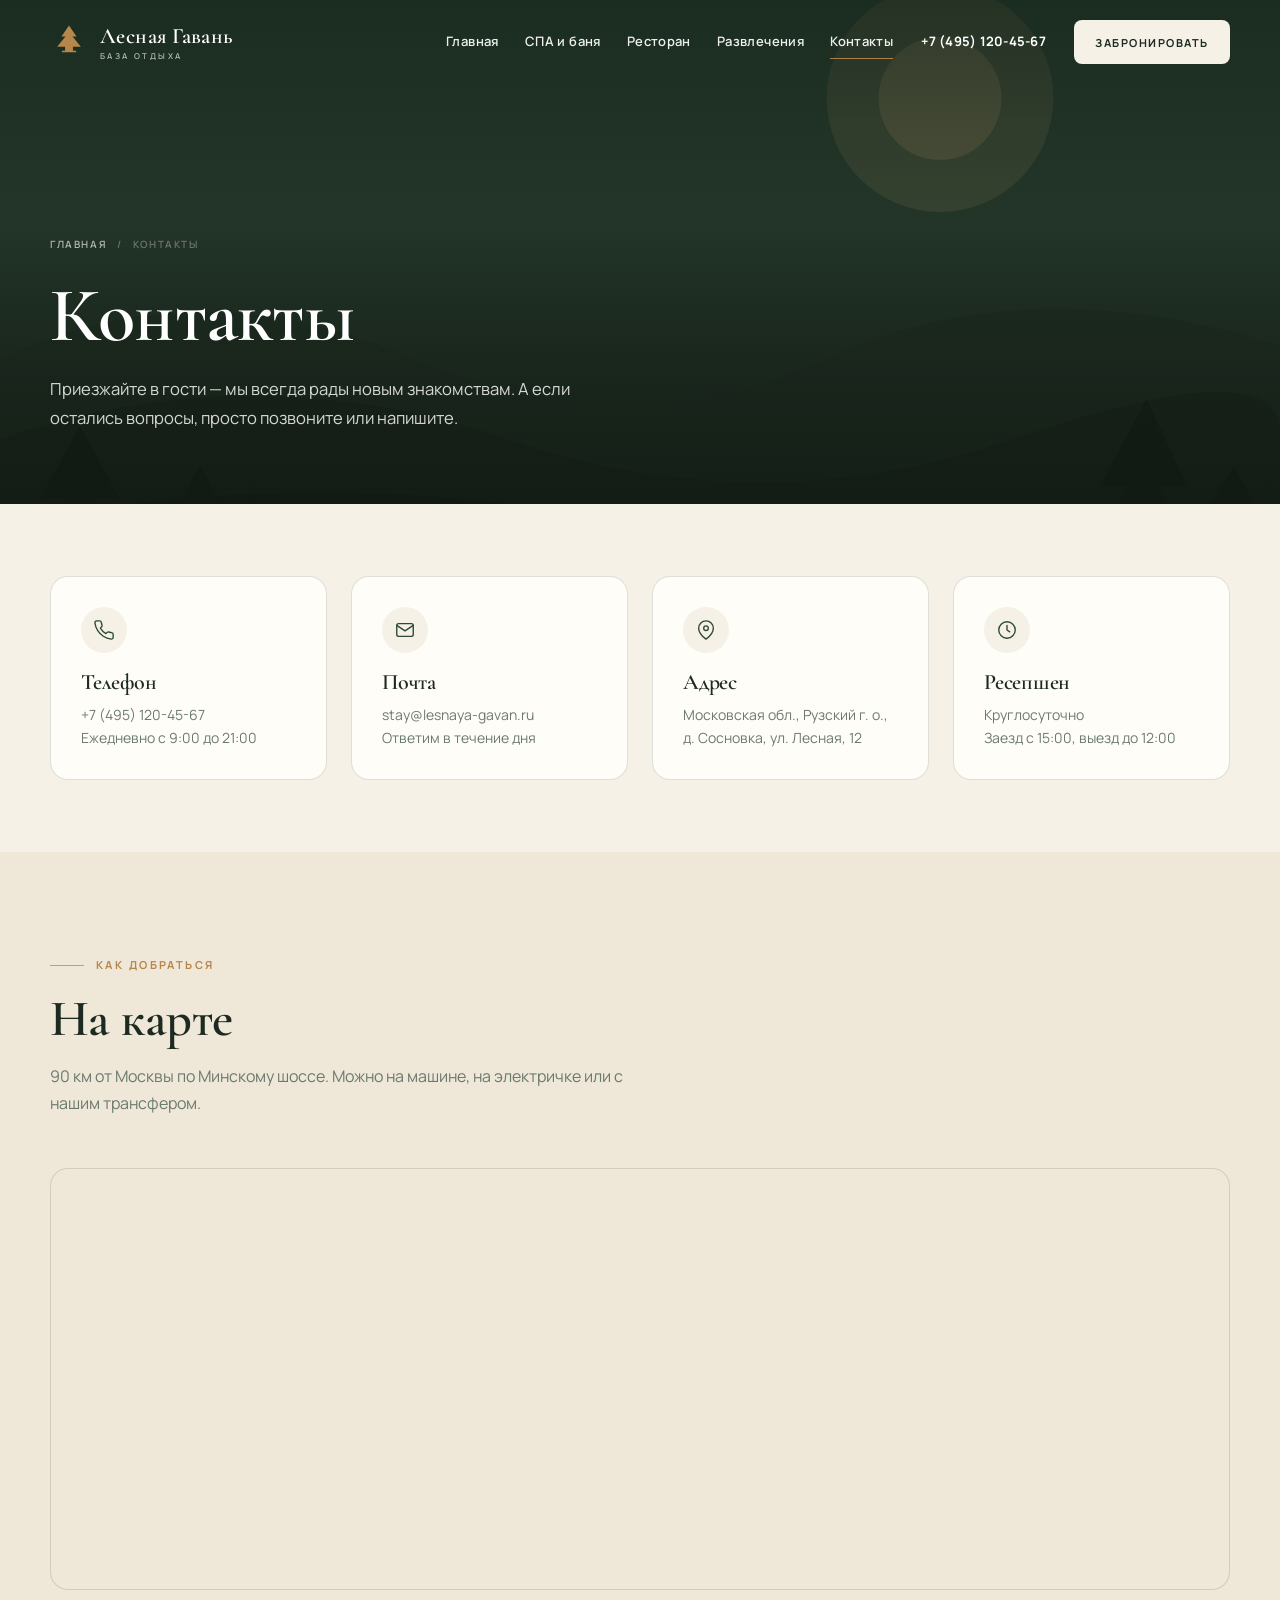
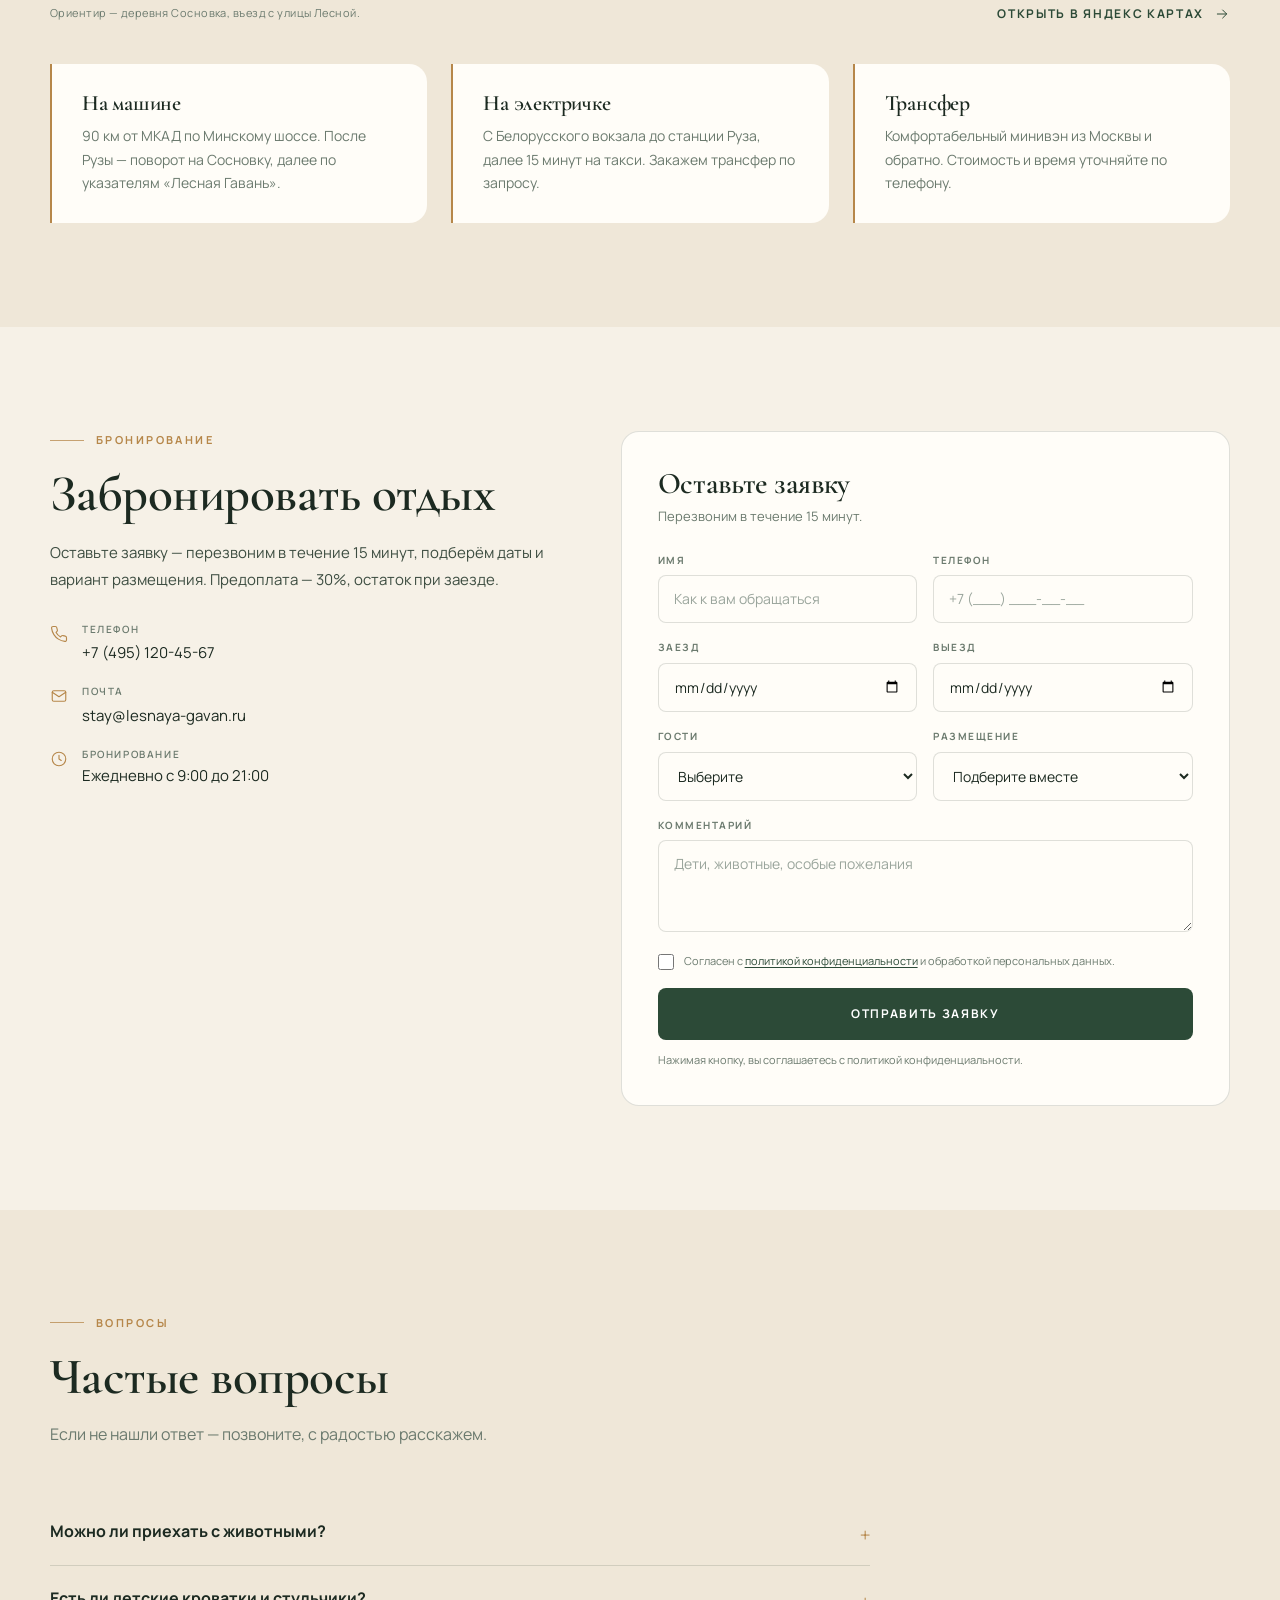
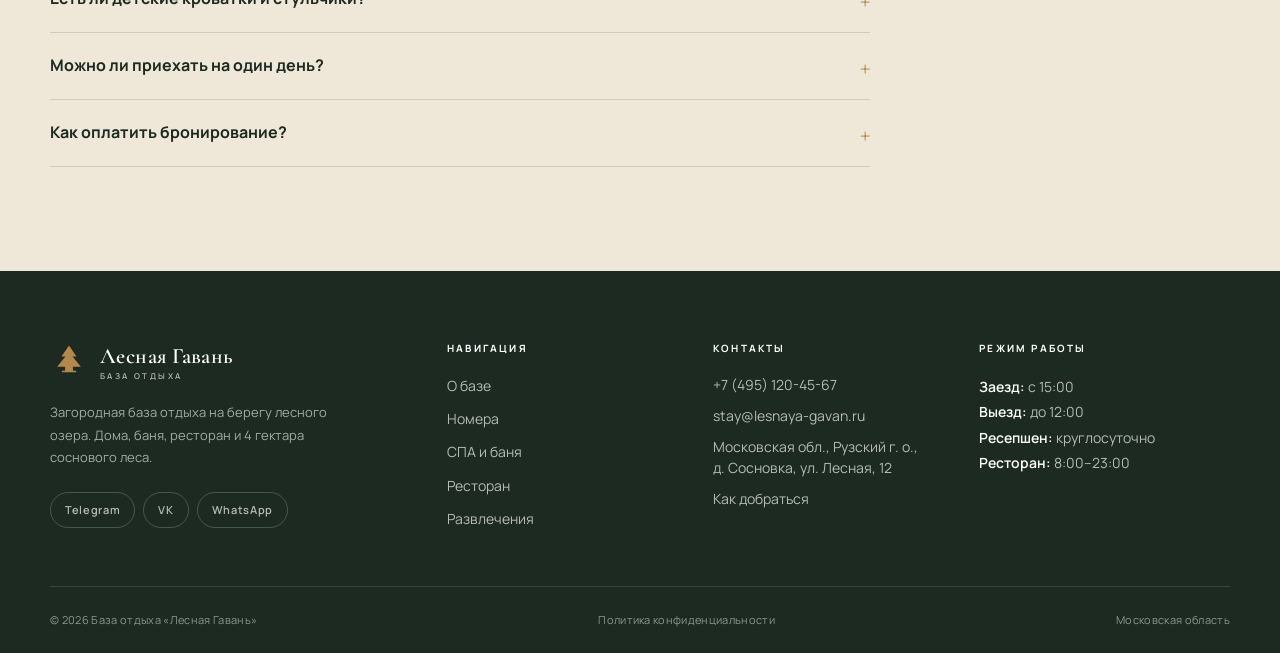
<file: contacts.html>
<!doctype html>
<html lang="ru">
<head>
  <meta charset="utf-8">
  <meta name="viewport" content="width=device-width, initial-scale=1">
  <title>Контакты — Лесная Гавань | Как добраться и забронировать</title>
  <meta name="description" content="Контакты базы отдыха «Лесная Гавань»: телефон, почта, адрес и схема проезда. Бронирование домов и номеров, трансфер из Москвы.">
  <meta name="theme-color" content="#1d3327">
  <meta property="og:type" content="website">
  <meta property="og:locale" content="ru_RU">
  <meta property="og:title" content="Контакты — Лесная Гавань">
  <meta property="og:description" content="Телефон, адрес и схема проезда. Бронирование отдыха на базе «Лесная Гавань».">
  <meta property="og:image" content="https://images.unsplash.com/photo-1470770841072-f978cf4d019e?auto=format&fit=crop&w=1200&q=80">
  <link rel="icon" href="assets/img/favicon.svg" type="image/svg+xml">
  <link rel="preconnect" href="https://fonts.googleapis.com">
  <link rel="preconnect" href="https://fonts.gstatic.com" crossorigin>
  <link rel="preconnect" href="https://images.unsplash.com">
  <link href="https://fonts.googleapis.com/css2?family=Cormorant+Garamond:wght@500;600;700&family=Manrope:wght@400;500;600;700&display=swap" rel="stylesheet">
  <link rel="stylesheet" href="css/style.css">
  <script>document.documentElement.classList.add("js");</script>
</head>
<body>
  <a class="skip-link" href="#main">Перейти к содержимому</a>

  <header class="header" id="header">
    <div class="container header__inner">
      <a class="brand" href="index.html" aria-label="Лесная Гавань — на главную">
        <svg class="brand__mark" viewBox="0 0 48 48" aria-hidden="true" focusable="false">
          <path fill="currentColor" d="M24 3 14.5 17h5L9 30h10v5h-4v2h18v-2h-4v-5h10L28.5 17h5L24 3Z"/>
        </svg>
        <span class="brand__text">
          <span class="brand__name">Лесная Гавань</span>
          <span class="brand__sub">база отдыха</span>
        </span>
      </a>

      <nav class="nav" id="nav" aria-label="Основная навигация">
        <a href="index.html">Главная</a>
        <a href="spa.html">СПА и баня</a>
        <a href="restaurant.html">Ресторан</a>
        <a href="entertainment.html">Развлечения</a>
        <a href="contacts.html" aria-current="page">Контакты</a>
        <a class="nav__phone" href="tel:+74951204567">+7 (495) 120-45-67</a>
        <a class="btn btn--primary nav__cta" href="contacts.html#booking">Забронировать</a>
      </nav>

      <a class="header__phone" href="tel:+74951204567">+7 (495) 120-45-67</a>
      <a class="btn btn--sm header__cta" href="contacts.html#booking">Забронировать</a>

      <button class="burger" id="burger" type="button" aria-label="Открыть меню" aria-expanded="false" aria-controls="nav">
        <span></span><span></span><span></span>
      </button>
    </div>
  </header>

  <main id="main">
    <section class="page-hero page-hero--short">
      <div class="page-hero__media">
        <img src="https://images.unsplash.com/photo-1470770841072-f978cf4d019e?auto=format&fit=crop&w=1920&q=80" alt="Домик у лесного озера на закате" width="1920" height="1280" fetchpriority="high" onerror="this.onerror=null;this.src='assets/img/fallback-hero.svg'">
      </div>
      <div class="container">
        <div class="page-hero__content">
          <nav class="breadcrumbs" aria-label="Хлебные крошки">
            <a href="index.html">Главная</a><span>/</span><span>Контакты</span>
          </nav>
          <h1>Контакты</h1>
          <p>Приезжайте в гости — мы всегда рады новым знакомствам. А если остались вопросы, просто позвоните или напишите.</p>
        </div>
      </div>
    </section>

    <section class="section section--tight">
      <div class="container">
        <div class="contact-cards">
          <article class="contact-card reveal">
            <span class="contact-card__icon" aria-hidden="true">
              <svg width="22" height="22" viewBox="0 0 24 24" fill="none" stroke="currentColor" stroke-width="1.5" stroke-linecap="round" stroke-linejoin="round"><path d="M22 16.9v3a2 2 0 0 1-2.2 2 19.8 19.8 0 0 1-8.6-3.1 19.5 19.5 0 0 1-6-6A19.8 19.8 0 0 1 2.1 4.2 2 2 0 0 1 4.1 2h3a2 2 0 0 1 2 1.7c.1 1 .4 1.9.7 2.8a2 2 0 0 1-.5 2.1L8.1 9.9a16 16 0 0 0 6 6l1.3-1.3a2 2 0 0 1 2.1-.4c.9.3 1.8.6 2.8.7a2 2 0 0 1 1.7 2Z"/></svg>
            </span>
            <h3>Телефон</h3>
            <p><a href="tel:+74951204567">+7 (495) 120-45-67</a><br>Ежедневно с 9:00 до 21:00</p>
          </article>

          <article class="contact-card reveal" data-delay="1">
            <span class="contact-card__icon" aria-hidden="true">
              <svg width="22" height="22" viewBox="0 0 24 24" fill="none" stroke="currentColor" stroke-width="1.5" stroke-linecap="round" stroke-linejoin="round"><rect x="3" y="5" width="18" height="14" rx="2"/><path d="m3 7 9 6 9-6"/></svg>
            </span>
            <h3>Почта</h3>
            <p><a href="mailto:stay@lesnaya-gavan.ru">stay@lesnaya-gavan.ru</a><br>Ответим в течение дня</p>
          </article>

          <article class="contact-card reveal" data-delay="2">
            <span class="contact-card__icon" aria-hidden="true">
              <svg width="22" height="22" viewBox="0 0 24 24" fill="none" stroke="currentColor" stroke-width="1.5" stroke-linecap="round" stroke-linejoin="round"><path d="M20 10c0 6-8 12-8 12S4 16 4 10a8 8 0 1 1 16 0Z"/><circle cx="12" cy="10" r="2.5"/></svg>
            </span>
            <h3>Адрес</h3>
            <p>Московская обл., Рузский г. о.,<br>д. Сосновка, ул. Лесная, 12</p>
          </article>

          <article class="contact-card reveal" data-delay="3">
            <span class="contact-card__icon" aria-hidden="true">
              <svg width="22" height="22" viewBox="0 0 24 24" fill="none" stroke="currentColor" stroke-width="1.5" stroke-linecap="round" stroke-linejoin="round"><circle cx="12" cy="12" r="9"/><path d="M12 7v5l3 2"/></svg>
            </span>
            <h3>Ресепшен</h3>
            <p>Круглосуточно<br>Заезд с 15:00, выезд до 12:00</p>
          </article>
        </div>
      </div>
    </section>

    <section class="section section--sand">
      <div class="container">
        <div class="section-head reveal">
          <div class="section-head__text">
            <div class="overline">Как добраться</div>
            <h2 class="section-title">На карте</h2>
            <p class="section-lead">90 км от Москвы по Минскому шоссе. Можно на машине, на электричке или с нашим трансфером.</p>
          </div>
        </div>

        <div class="map-wrap reveal">
          <iframe src="https://www.openstreetmap.org/export/embed.html?bbox=36.1500%2C55.6800%2C36.2400%2C55.7200&amp;layer=mapnik&amp;marker=55.7010%2C36.1940" title="Карта: база отдыха «Лесная Гавань»" loading="lazy"></iframe>
        </div>
        <div class="map-caption">
          <span>Ориентир — деревня Сосновка, въезд с улицы Лесной.</span>
          <a class="link-arrow" href="https://yandex.ru/maps/?text=%D0%A0%D1%83%D0%B7%D1%81%D0%BA%D0%B8%D0%B9%20%D0%B3%D0%BE%D1%80%D0%BE%D0%B4%D1%81%D0%BA%D0%BE%D0%B9%20%D0%BE%D0%BA%D1%80%D1%83%D0%B3%20%D0%A1%D0%BE%D1%81%D0%BD%D0%BE%D0%B2%D0%BA%D0%B0" target="_blank" rel="noopener">Открыть в Яндекс Картах
            <svg width="16" height="16" viewBox="0 0 24 24" fill="none" stroke="currentColor" stroke-width="1.5" stroke-linecap="round" stroke-linejoin="round" aria-hidden="true"><path d="M5 12h14M13 6l6 6-6 6"/></svg>
          </a>
        </div>

        <div class="directions">
          <article class="direction reveal">
            <h3>На машине</h3>
            <p>90 км от МКАД по Минскому шоссе. После Рузы — поворот на Сосновку, далее по указателям «Лесная Гавань».</p>
          </article>
          <article class="direction reveal" data-delay="1">
            <h3>На электричке</h3>
            <p>С Белорусского вокзала до станции Руза, далее 15 минут на такси. Закажем трансфер по запросу.</p>
          </article>
          <article class="direction reveal" data-delay="2">
            <h3>Трансфер</h3>
            <p>Комфортабельный минивэн из Москвы и обратно. Стоимость и время уточняйте по телефону.</p>
          </article>
        </div>
      </div>
    </section>

    <section class="section" id="booking">
      <div class="container booking-grid">
        <div class="booking-info reveal">
          <div class="overline">Бронирование</div>
          <h2 class="section-title">Забронировать отдых</h2>
          <p>Оставьте заявку — перезвоним в течение 15 минут, подберём даты и вариант размещения. Предоплата — 30%, остаток при заезде.</p>
          <div class="contact-lines">
            <div class="contact-line">
              <svg width="18" height="18" viewBox="0 0 24 24" fill="none" stroke="currentColor" stroke-width="1.5" stroke-linecap="round" stroke-linejoin="round" aria-hidden="true"><path d="M22 16.9v3a2 2 0 0 1-2.2 2 19.8 19.8 0 0 1-8.6-3.1 19.5 19.5 0 0 1-6-6A19.8 19.8 0 0 1 2.1 4.2 2 2 0 0 1 4.1 2h3a2 2 0 0 1 2 1.7c.1 1 .4 1.9.7 2.8a2 2 0 0 1-.5 2.1L8.1 9.9a16 16 0 0 0 6 6l1.3-1.3a2 2 0 0 1 2.1-.4c.9.3 1.8.6 2.8.7a2 2 0 0 1 1.7 2Z"/></svg>
              <div><span>Телефон</span><a href="tel:+74951204567">+7 (495) 120-45-67</a></div>
            </div>
            <div class="contact-line">
              <svg width="18" height="18" viewBox="0 0 24 24" fill="none" stroke="currentColor" stroke-width="1.5" stroke-linecap="round" stroke-linejoin="round" aria-hidden="true"><rect x="3" y="5" width="18" height="14" rx="2"/><path d="m3 7 9 6 9-6"/></svg>
              <div><span>Почта</span><a href="mailto:stay@lesnaya-gavan.ru">stay@lesnaya-gavan.ru</a></div>
            </div>
            <div class="contact-line">
              <svg width="18" height="18" viewBox="0 0 24 24" fill="none" stroke="currentColor" stroke-width="1.5" stroke-linecap="round" stroke-linejoin="round" aria-hidden="true"><circle cx="12" cy="12" r="9"/><path d="M12 7v5l3 2"/></svg>
              <div><span>Бронирование</span><p>Ежедневно с 9:00 до 21:00</p></div>
            </div>
          </div>
        </div>

        <div class="booking-form-card reveal" data-delay="1">
          <h3 class="form-card__title">Оставьте заявку</h3>
          <p class="form-card__sub">Перезвоним в течение 15 минут.</p>

          <form class="form-grid" data-demo-form>
            <div class="field">
              <label for="contact-name">Имя</label>
              <input id="contact-name" name="name" type="text" placeholder="Как к вам обращаться" autocomplete="name" required>
            </div>
            <div class="field">
              <label for="contact-phone">Телефон</label>
              <input id="contact-phone" name="phone" type="tel" placeholder="+7 (___) ___-__-__" autocomplete="tel" pattern="[0-9+()\-\s]{10,20}" required>
            </div>
            <div class="field">
              <label for="contact-checkin">Заезд</label>
              <input id="contact-checkin" name="checkin" type="date" required>
            </div>
            <div class="field">
              <label for="contact-checkout">Выезд</label>
              <input id="contact-checkout" name="checkout" type="date" required>
            </div>
            <div class="field">
              <label for="contact-guests">Гости</label>
              <select id="contact-guests" name="guests" required>
                <option value="" selected disabled>Выберите</option>
                <option value="1">1 гость</option>
                <option value="2">2 гостя</option>
                <option value="3-4">3–4 гостя</option>
                <option value="5-6">5–6 гостей</option>
                <option value="6+">Больше 6</option>
              </select>
            </div>
            <div class="field">
              <label for="room">Размещение</label>
              <select id="room" name="room">
                <option value="">Подберите вместе</option>
                <option value="standard">Стандарт</option>
                <option value="lux">Люкс с террасой</option>
                <option value="house">Дом у озера</option>
              </select>
            </div>
            <div class="field field--full">
              <label for="contact-comment">Комментарий</label>
              <textarea id="contact-comment" name="comment" placeholder="Дети, животные, особые пожелания"></textarea>
            </div>
            <label class="checkbox field--full">
              <input type="checkbox" required>
              <span>Согласен с <a href="privacy.html">политикой конфиденциальности</a> и обработкой персональных данных.</span>
            </label>
            <div class="field field--full">
              <button class="btn btn--primary btn--block" type="submit">Отправить заявку</button>
            </div>
          </form>

          <div class="form-success" hidden tabindex="-1">
            <svg width="34" height="34" viewBox="0 0 24 24" fill="none" stroke="currentColor" stroke-width="1.6" stroke-linecap="round" stroke-linejoin="round" aria-hidden="true"><circle cx="12" cy="12" r="9"/><path d="m8 12 3 3 5-6"/></svg>
            <strong>Спасибо! Заявка у нас.</strong>
            <p>Перезвоним в течение 15 минут в рабочее время. Если нужно срочно — звоните: +7 (495) 120-45-67.</p>
            <button type="button" data-form-reset>Отправить ещё одну</button>
          </div>

          <p class="form-note">Нажимая кнопку, вы соглашаетесь с политикой конфиденциальности.</p>
        </div>
      </div>
    </section>

    <section class="section section--sand">
      <div class="container">
        <div class="section-head reveal">
          <div class="section-head__text">
            <div class="overline">Вопросы</div>
            <h2 class="section-title">Частые вопросы</h2>
            <p class="section-lead">Если не нашли ответ — позвоните, с радостью расскажем.</p>
          </div>
        </div>

        <div class="faq reveal">
          <details>
            <summary>Можно ли приехать с животными?</summary>
            <p>Да, с собаками небольших и средних пород. Предупредите заранее — выделим дом с отдельным входом. Доплата — 500 ₽ в сутки.</p>
          </details>
          <details>
            <summary>Есть ли детские кроватки и стульчики?</summary>
            <p>Да, детская кроватка и стульчик предоставляются бесплатно по запросу. Уточните при бронировании — подготовим к приезду.</p>
          </details>
          <details>
            <summary>Можно ли приехать на один день?</summary>
            <p>Да, дневные визиты возможны с 10:00 до 20:00 при наличии свободных мест. Вход на территорию — 500 ₽ с человека, детям до 6 лет — бесплатно.</p>
          </details>
          <details>
            <summary>Как оплатить бронирование?</summary>
            <p>Предоплата 30% переводом или картой. Остаток — на месте при заезде. Возврат предоплаты — при отмене за 3 дня до заезда.</p>
          </details>
        </div>
      </div>
    </section>
  </main>

  <footer class="footer">
    <div class="container">
      <div class="footer__grid">
        <div>
          <a class="brand" href="index.html" aria-label="Лесная Гавань — на главную">
            <svg class="brand__mark" viewBox="0 0 48 48" aria-hidden="true" focusable="false">
              <path fill="currentColor" d="M24 3 14.5 17h5L9 30h10v5h-4v2h18v-2h-4v-5h10L28.5 17h5L24 3Z"/>
            </svg>
            <span class="brand__text">
              <span class="brand__name">Лесная Гавань</span>
              <span class="brand__sub">база отдыха</span>
            </span>
          </a>
          <p class="footer__about">Загородная база отдыха на берегу лесного озера. Дома, баня, ресторан и 4 гектара соснового леса.</p>
          <div class="socials">
            <a href="https://t.me/" target="_blank" rel="noopener">Telegram</a>
            <a href="https://vk.com/" target="_blank" rel="noopener">VK</a>
            <a href="https://wa.me/74951204567" target="_blank" rel="noopener">WhatsApp</a>
          </div>
        </div>

        <div>
          <h3>Навигация</h3>
          <ul>
            <li><a href="index.html#about">О базе</a></li>
            <li><a href="index.html#rooms">Номера</a></li>
            <li><a href="spa.html">СПА и баня</a></li>
            <li><a href="restaurant.html">Ресторан</a></li>
            <li><a href="entertainment.html">Развлечения</a></li>
          </ul>
        </div>

        <div>
          <h3>Контакты</h3>
          <ul class="footer__contacts">
            <li><a href="tel:+74951204567">+7 (495) 120-45-67</a></li>
            <li><a href="mailto:stay@lesnaya-gavan.ru">stay@lesnaya-gavan.ru</a></li>
            <li>Московская обл., Рузский г. о.,<br>д. Сосновка, ул. Лесная, 12</li>
            <li><a href="contacts.html">Как добраться</a></li>
          </ul>
        </div>

        <div>
          <h3>Режим работы</h3>
          <p class="footer__hours"><strong>Заезд:</strong> с 15:00<br><strong>Выезд:</strong> до 12:00<br><strong>Ресепшен:</strong> круглосуточно<br><strong>Ресторан:</strong> 8:00–23:00</p>
        </div>
      </div>

      <div class="footer__bottom">
        <span>© <span data-year>2026</span> База отдыха «Лесная Гавань»</span>
        <a href="privacy.html">Политика конфиденциальности</a>
        <span>Московская область</span>
      </div>
    </div>
  </footer>

  <script src="js/main.js"></script>
</body>
</html>
</file>
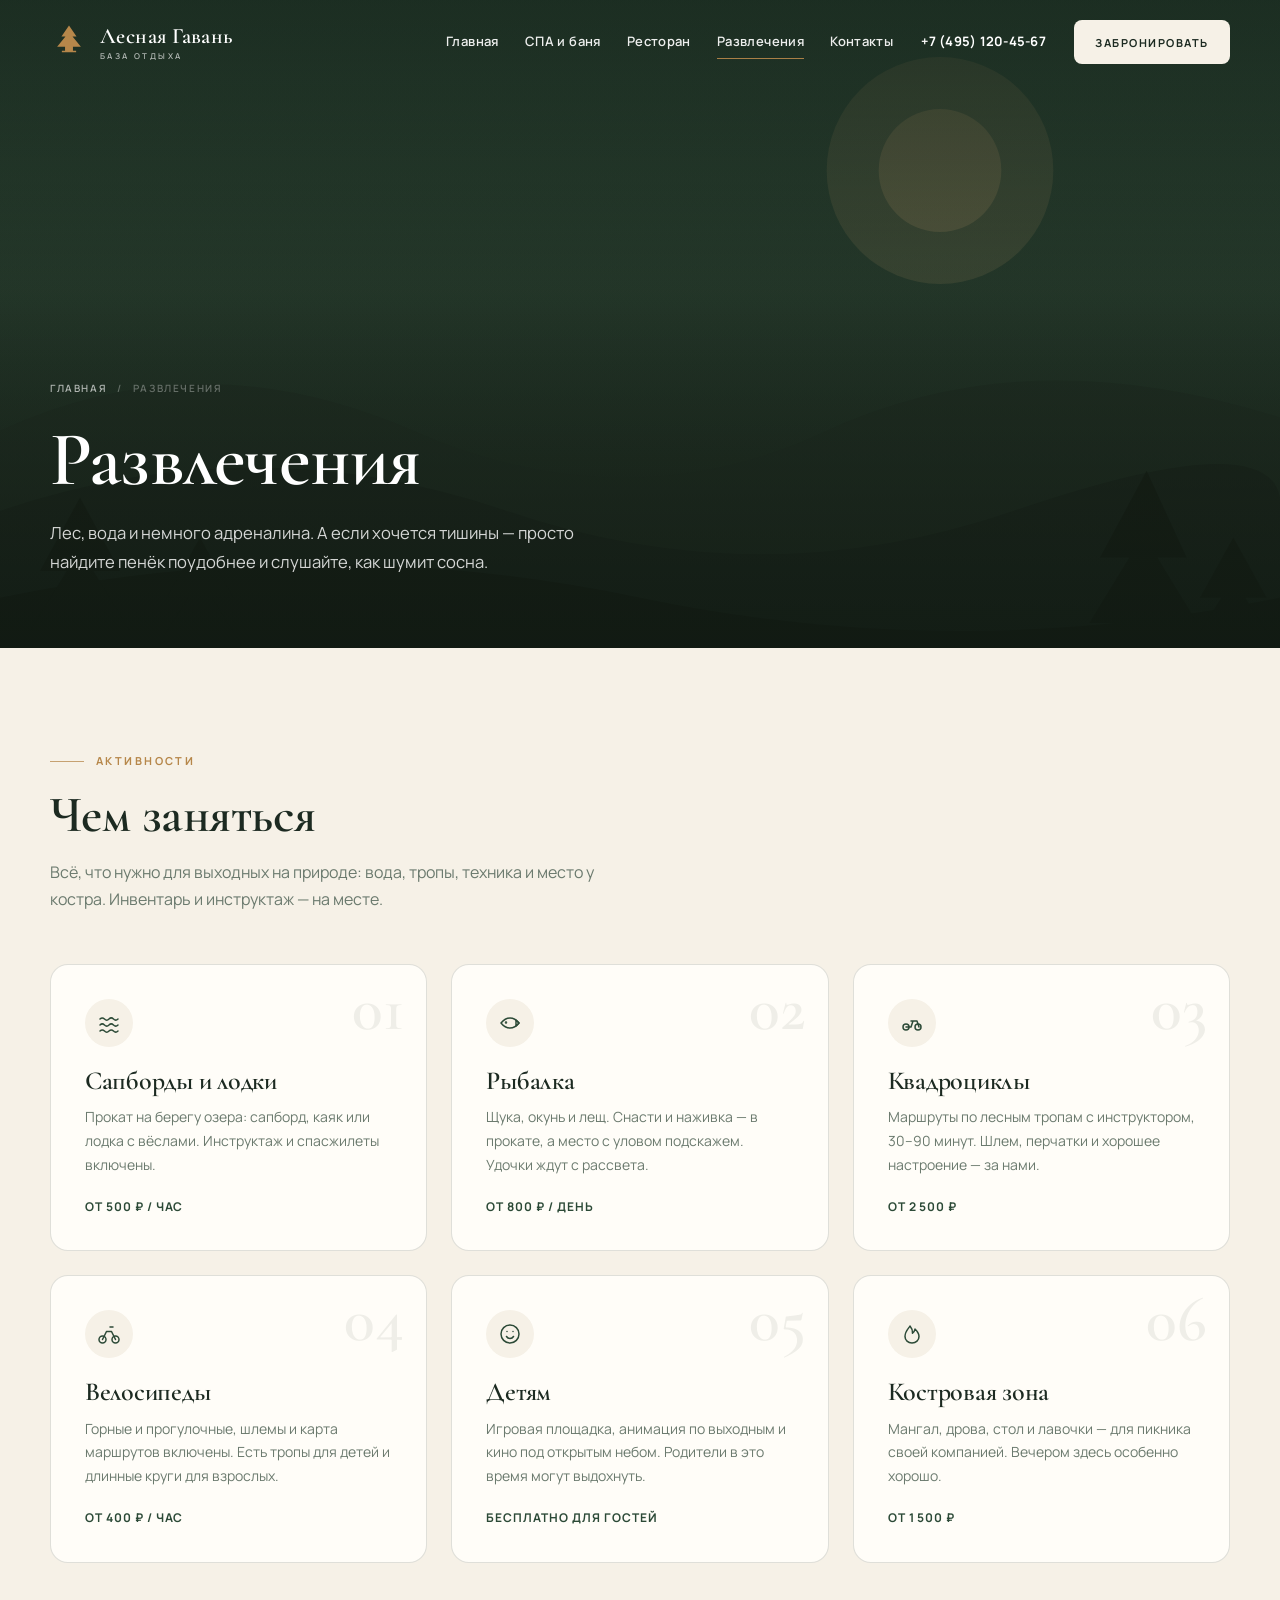
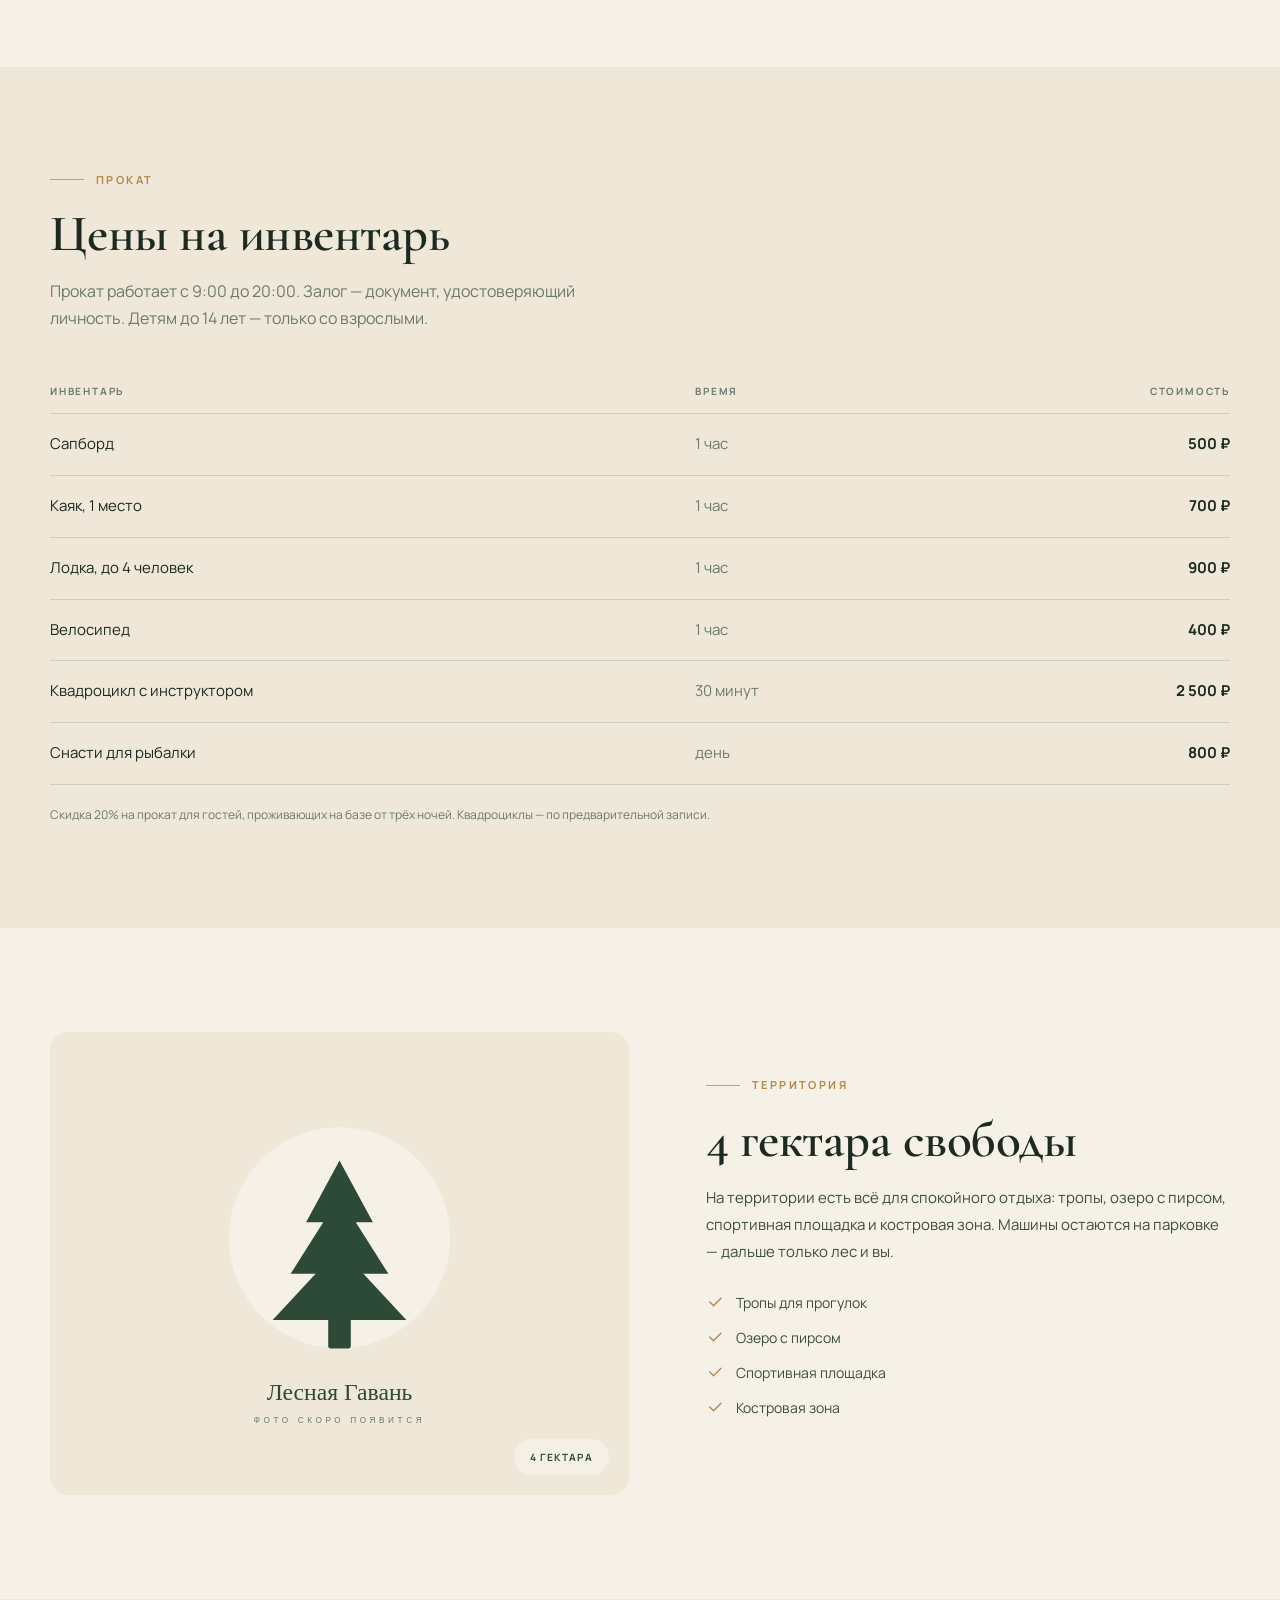
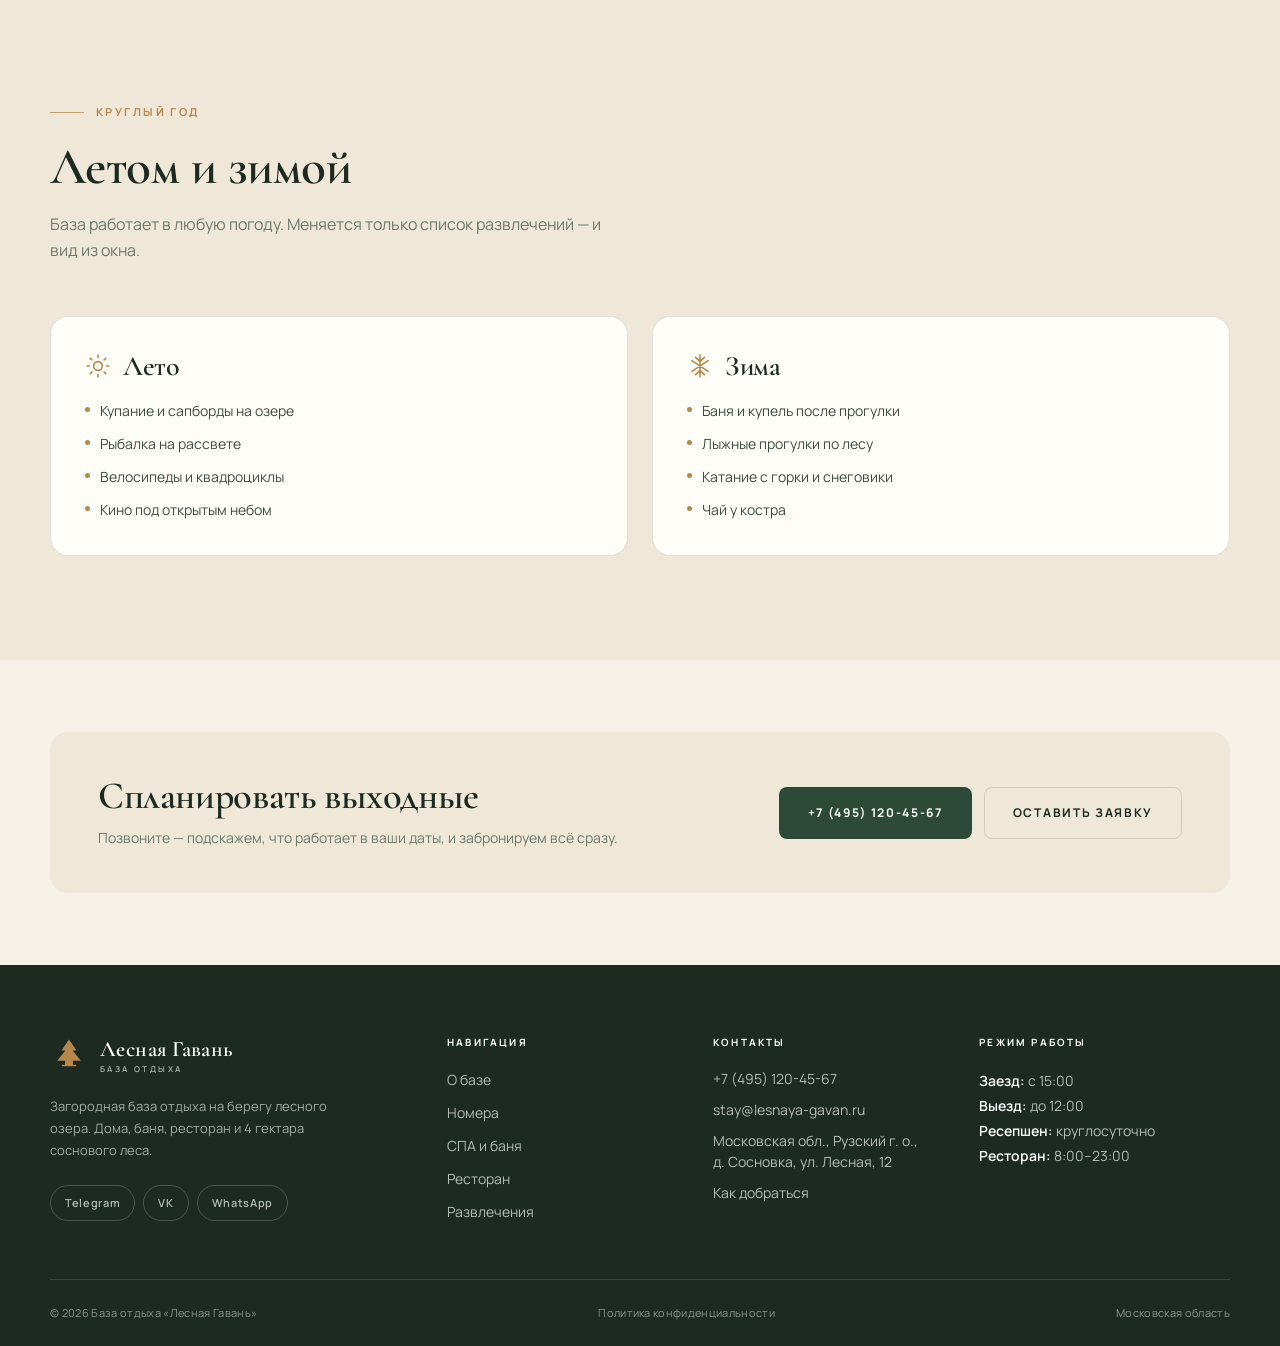
<file: entertainment.html>
<!doctype html>
<html lang="ru">
<head>
  <meta charset="utf-8">
  <meta name="viewport" content="width=device-width, initial-scale=1">
  <title>Развлечения — Лесная Гавань | Лодки, рыбалка, квадроциклы</title>
  <meta name="description" content="Развлечения на базе отдыха «Лесная Гавань»: сапборды и лодки, рыбалка, квадроциклы, велосипеды, детская площадка и костровая зона. Прокат и цены.">
  <meta name="theme-color" content="#1d3327">
  <meta property="og:type" content="website">
  <meta property="og:locale" content="ru_RU">
  <meta property="og:title" content="Развлечения — Лесная Гавань">
  <meta property="og:description" content="Лодки и сапборды, рыбалка, квадроциклы, велосипеды и детская площадка. Прокат на берегу лесного озера.">
  <meta property="og:image" content="https://images.unsplash.com/photo-1476514525535-07fb3b4ae5f1?auto=format&fit=crop&w=1200&q=80">
  <link rel="icon" href="assets/img/favicon.svg" type="image/svg+xml">
  <link rel="preconnect" href="https://fonts.googleapis.com">
  <link rel="preconnect" href="https://fonts.gstatic.com" crossorigin>
  <link rel="preconnect" href="https://images.unsplash.com">
  <link href="https://fonts.googleapis.com/css2?family=Cormorant+Garamond:wght@500;600;700&family=Manrope:wght@400;500;600;700&display=swap" rel="stylesheet">
  <link rel="stylesheet" href="css/style.css">
  <script>document.documentElement.classList.add("js");</script>
</head>
<body>
  <a class="skip-link" href="#main">Перейти к содержимому</a>

  <header class="header" id="header">
    <div class="container header__inner">
      <a class="brand" href="index.html" aria-label="Лесная Гавань — на главную">
        <svg class="brand__mark" viewBox="0 0 48 48" aria-hidden="true" focusable="false">
          <path fill="currentColor" d="M24 3 14.5 17h5L9 30h10v5h-4v2h18v-2h-4v-5h10L28.5 17h5L24 3Z"/>
        </svg>
        <span class="brand__text">
          <span class="brand__name">Лесная Гавань</span>
          <span class="brand__sub">база отдыха</span>
        </span>
      </a>

      <nav class="nav" id="nav" aria-label="Основная навигация">
        <a href="index.html">Главная</a>
        <a href="spa.html">СПА и баня</a>
        <a href="restaurant.html">Ресторан</a>
        <a href="entertainment.html" aria-current="page">Развлечения</a>
        <a href="contacts.html">Контакты</a>
        <a class="nav__phone" href="tel:+74951204567">+7 (495) 120-45-67</a>
        <a class="btn btn--primary nav__cta" href="contacts.html#booking">Забронировать</a>
      </nav>

      <a class="header__phone" href="tel:+74951204567">+7 (495) 120-45-67</a>
      <a class="btn btn--sm header__cta" href="contacts.html#booking">Забронировать</a>

      <button class="burger" id="burger" type="button" aria-label="Открыть меню" aria-expanded="false" aria-controls="nav">
        <span></span><span></span><span></span>
      </button>
    </div>
  </header>

  <main id="main">
    <section class="page-hero">
      <div class="page-hero__media">
        <img src="https://images.unsplash.com/photo-1476514525535-07fb3b4ae5f1?auto=format&fit=crop&w=1920&q=80" alt="Каяк на лесном озере" width="1920" height="1280" fetchpriority="high" onerror="this.onerror=null;this.src='assets/img/fallback-hero.svg'">
      </div>
      <div class="container">
        <div class="page-hero__content">
          <nav class="breadcrumbs" aria-label="Хлебные крошки">
            <a href="index.html">Главная</a><span>/</span><span>Развлечения</span>
          </nav>
          <h1>Развлечения</h1>
          <p>Лес, вода и немного адреналина. А если хочется тишины — просто найдите пенёк поудобнее и слушайте, как шумит сосна.</p>
        </div>
      </div>
    </section>

    <section class="section">
      <div class="container">
        <div class="section-head reveal">
          <div class="section-head__text">
            <div class="overline">Активности</div>
            <h2 class="section-title">Чем заняться</h2>
            <p class="section-lead">Всё, что нужно для выходных на природе: вода, тропы, техника и место у костра. Инвентарь и инструктаж — на месте.</p>
          </div>
        </div>

        <div class="activities">
          <article class="activity reveal">
            <span class="activity__num" aria-hidden="true">01</span>
            <span class="activity__icon" aria-hidden="true">
              <svg width="24" height="24" viewBox="0 0 24 24" fill="none" stroke="currentColor" stroke-width="1.5" stroke-linecap="round" stroke-linejoin="round"><path d="M3 8c1.5-1.5 3-1.5 4.5 0s3 1.5 4.5 0 3-1.5 4.5 0 3 1.5 4.5 0"/><path d="M3 14c1.5-1.5 3-1.5 4.5 0s3 1.5 4.5 0 3-1.5 4.5 0 3 1.5 4.5 0"/><path d="M3 20c1.5-1.5 3-1.5 4.5 0s3 1.5 4.5 0 3-1.5 4.5 0 3 1.5 4.5 0"/></svg>
            </span>
            <h3>Сапборды и лодки</h3>
            <p>Прокат на берегу озера: сапборд, каяк или лодка с вёслами. Инструктаж и спасжилеты включены.</p>
            <div class="activity__price">от 500 ₽ / час</div>
          </article>

          <article class="activity reveal" data-delay="1">
            <span class="activity__num" aria-hidden="true">02</span>
            <span class="activity__icon" aria-hidden="true">
              <svg width="24" height="24" viewBox="0 0 24 24" fill="none" stroke="currentColor" stroke-width="1.5" stroke-linecap="round" stroke-linejoin="round"><path d="M3 12s4-5 9-5 9 5 9 5-4 5-9 5-9-5-9-5Z"/><path d="m21 12-3-3v6l3-3Z"/><circle cx="8" cy="11.5" r=".5"/></svg>
            </span>
            <h3>Рыбалка</h3>
            <p>Щука, окунь и лещ. Снасти и наживка — в прокате, а место с уловом подскажем. Удочки ждут с рассвета.</p>
            <div class="activity__price">от 800 ₽ / день</div>
          </article>

          <article class="activity reveal" data-delay="2">
            <span class="activity__num" aria-hidden="true">03</span>
            <span class="activity__icon" aria-hidden="true">
              <svg width="24" height="24" viewBox="0 0 24 24" fill="none" stroke="currentColor" stroke-width="1.5" stroke-linecap="round" stroke-linejoin="round"><circle cx="6" cy="16" r="3"/><circle cx="18" cy="16" r="3"/><path d="M6 16h5l2-6h4l2 6M11 10h5"/></svg>
            </span>
            <h3>Квадроциклы</h3>
            <p>Маршруты по лесным тропам с инструктором, 30–90 минут. Шлем, перчатки и хорошее настроение — за нами.</p>
            <div class="activity__price">от 2 500 ₽</div>
          </article>

          <article class="activity reveal">
            <span class="activity__num" aria-hidden="true">04</span>
            <span class="activity__icon" aria-hidden="true">
              <svg width="24" height="24" viewBox="0 0 24 24" fill="none" stroke="currentColor" stroke-width="1.5" stroke-linecap="round" stroke-linejoin="round"><circle cx="5.5" cy="17.5" r="3.5"/><circle cx="18.5" cy="17.5" r="3.5"/><path d="m5.5 17.5 4-8h5l4 8M9.5 9.5h5M13 5h3"/></svg>
            </span>
            <h3>Велосипеды</h3>
            <p>Горные и прогулочные, шлемы и карта маршрутов включены. Есть тропы для детей и длинные круги для взрослых.</p>
            <div class="activity__price">от 400 ₽ / час</div>
          </article>

          <article class="activity reveal" data-delay="1">
            <span class="activity__num" aria-hidden="true">05</span>
            <span class="activity__icon" aria-hidden="true">
              <svg width="24" height="24" viewBox="0 0 24 24" fill="none" stroke="currentColor" stroke-width="1.5" stroke-linecap="round" stroke-linejoin="round"><circle cx="12" cy="12" r="9"/><path d="M8.5 14.5s1.2 2 3.5 2 3.5-2 3.5-2"/><path d="M9 9.5h.01M15 9.5h.01"/></svg>
            </span>
            <h3>Детям</h3>
            <p>Игровая площадка, анимация по выходным и кино под открытым небом. Родители в это время могут выдохнуть.</p>
            <div class="activity__price">бесплатно для гостей</div>
          </article>

          <article class="activity reveal" data-delay="2">
            <span class="activity__num" aria-hidden="true">06</span>
            <span class="activity__icon" aria-hidden="true">
              <svg width="24" height="24" viewBox="0 0 24 24" fill="none" stroke="currentColor" stroke-width="1.5" stroke-linecap="round" stroke-linejoin="round"><path d="M12 21c4 0 7-2.7 7-6.5 0-3-2-5.5-4-7.5-.3 2-1.2 3.2-2.5 4.2.2-2.5-.6-5-2.5-7.2C9 6 5 9 5 14.5 5 18.3 8 21 12 21Z"/></svg>
            </span>
            <h3>Костровая зона</h3>
            <p>Мангал, дрова, стол и лавочки — для пикника своей компанией. Вечером здесь особенно хорошо.</p>
            <div class="activity__price">от 1 500 ₽</div>
          </article>
        </div>
      </div>
    </section>

    <section class="section section--sand">
      <div class="container">
        <div class="section-head reveal">
          <div class="section-head__text">
            <div class="overline">Прокат</div>
            <h2 class="section-title">Цены на инвентарь</h2>
            <p class="section-lead">Прокат работает с 9:00 до 20:00. Залог — документ, удостоверяющий личность. Детям до 14 лет — только со взрослыми.</p>
          </div>
        </div>

        <div class="table-wrap reveal">
          <table class="price-table">
            <thead>
              <tr><th scope="col">Инвентарь</th><th scope="col">Время</th><th scope="col">Стоимость</th></tr>
            </thead>
            <tbody>
              <tr><td>Сапборд</td><td>1 час</td><td>500 ₽</td></tr>
              <tr><td>Каяк, 1 место</td><td>1 час</td><td>700 ₽</td></tr>
              <tr><td>Лодка, до 4 человек</td><td>1 час</td><td>900 ₽</td></tr>
              <tr><td>Велосипед</td><td>1 час</td><td>400 ₽</td></tr>
              <tr><td>Квадроцикл с инструктором</td><td>30 минут</td><td>2 500 ₽</td></tr>
              <tr><td>Снасти для рыбалки</td><td>день</td><td>800 ₽</td></tr>
            </tbody>
          </table>
        </div>
        <p class="table-note">Скидка 20% на прокат для гостей, проживающих на базе от трёх ночей. Квадроциклы — по предварительной записи.</p>
      </div>
    </section>

    <section class="section">
      <div class="container split">
        <div class="split__media reveal">
          <img src="https://images.unsplash.com/photo-1441974231531-c6227db76b6e?auto=format&fit=crop&w=1000&q=80" alt="Лесная тропа на территории базы отдыха" width="1000" height="800" loading="lazy" onerror="this.onerror=null;this.src='assets/img/fallback.svg'">
          <span class="split__tag">4 гектара</span>
        </div>
        <div class="split__content reveal" data-delay="1">
          <div class="overline">Территория</div>
          <h2 class="section-title">4 гектара свободы</h2>
          <p>На территории есть всё для спокойного отдыха: тропы, озеро с пирсом, спортивная площадка и костровая зона. Машины остаются на парковке — дальше только лес и вы.</p>
          <ul class="checklist">
            <li><svg width="18" height="18" viewBox="0 0 24 24" fill="none" stroke="currentColor" stroke-width="1.8" stroke-linecap="round" stroke-linejoin="round" aria-hidden="true"><path d="m5 12 5 5L20 7"/></svg>Тропы для прогулок</li>
            <li><svg width="18" height="18" viewBox="0 0 24 24" fill="none" stroke="currentColor" stroke-width="1.8" stroke-linecap="round" stroke-linejoin="round" aria-hidden="true"><path d="m5 12 5 5L20 7"/></svg>Озеро с пирсом</li>
            <li><svg width="18" height="18" viewBox="0 0 24 24" fill="none" stroke="currentColor" stroke-width="1.8" stroke-linecap="round" stroke-linejoin="round" aria-hidden="true"><path d="m5 12 5 5L20 7"/></svg>Спортивная площадка</li>
            <li><svg width="18" height="18" viewBox="0 0 24 24" fill="none" stroke="currentColor" stroke-width="1.8" stroke-linecap="round" stroke-linejoin="round" aria-hidden="true"><path d="m5 12 5 5L20 7"/></svg>Костровая зона</li>
          </ul>
        </div>
      </div>
    </section>

    <section class="section section--sand">
      <div class="container">
        <div class="section-head reveal">
          <div class="section-head__text">
            <div class="overline">Круглый год</div>
            <h2 class="section-title">Летом и зимой</h2>
            <p class="section-lead">База работает в любую погоду. Меняется только список развлечений — и вид из окна.</p>
          </div>
        </div>

        <div class="seasons">
          <article class="season reveal">
            <h3>
              <svg width="26" height="26" viewBox="0 0 24 24" fill="none" stroke="currentColor" stroke-width="1.5" stroke-linecap="round" stroke-linejoin="round" aria-hidden="true"><circle cx="12" cy="12" r="4"/><path d="M12 2v2M12 20v2M4.9 4.9l1.4 1.4M17.7 17.7l1.4 1.4M2 12h2M20 12h2M4.9 19.1l1.4-1.4M17.7 6.3l1.4-1.4"/></svg>
              Лето
            </h3>
            <ul>
              <li>Купание и сапборды на озере</li>
              <li>Рыбалка на рассвете</li>
              <li>Велосипеды и квадроциклы</li>
              <li>Кино под открытым небом</li>
            </ul>
          </article>

          <article class="season reveal" data-delay="1">
            <h3>
              <svg width="26" height="26" viewBox="0 0 24 24" fill="none" stroke="currentColor" stroke-width="1.5" stroke-linecap="round" stroke-linejoin="round" aria-hidden="true"><path d="M12 2v20M4.5 7l15 10M19.5 7l-15 10M8 4l4 4 4-4M8 20l4-4 4 4"/></svg>
              Зима
            </h3>
            <ul>
              <li>Баня и купель после прогулки</li>
              <li>Лыжные прогулки по лесу</li>
              <li>Катание с горки и снеговики</li>
              <li>Чай у костра</li>
            </ul>
          </article>
        </div>
      </div>
    </section>

    <section class="section section--tight">
      <div class="container">
        <div class="cta-strip reveal">
          <div>
            <h2>Спланировать выходные</h2>
            <p>Позвоните — подскажем, что работает в ваши даты, и забронируем всё сразу.</p>
          </div>
          <div class="cta-strip__actions">
            <a class="btn btn--primary" href="tel:+74951204567">+7 (495) 120-45-67</a>
            <a class="btn btn--outline" href="contacts.html#booking">Оставить заявку</a>
          </div>
        </div>
      </div>
    </section>
  </main>

  <footer class="footer">
    <div class="container">
      <div class="footer__grid">
        <div>
          <a class="brand" href="index.html" aria-label="Лесная Гавань — на главную">
            <svg class="brand__mark" viewBox="0 0 48 48" aria-hidden="true" focusable="false">
              <path fill="currentColor" d="M24 3 14.5 17h5L9 30h10v5h-4v2h18v-2h-4v-5h10L28.5 17h5L24 3Z"/>
            </svg>
            <span class="brand__text">
              <span class="brand__name">Лесная Гавань</span>
              <span class="brand__sub">база отдыха</span>
            </span>
          </a>
          <p class="footer__about">Загородная база отдыха на берегу лесного озера. Дома, баня, ресторан и 4 гектара соснового леса.</p>
          <div class="socials">
            <a href="https://t.me/" target="_blank" rel="noopener">Telegram</a>
            <a href="https://vk.com/" target="_blank" rel="noopener">VK</a>
            <a href="https://wa.me/74951204567" target="_blank" rel="noopener">WhatsApp</a>
          </div>
        </div>

        <div>
          <h3>Навигация</h3>
          <ul>
            <li><a href="index.html#about">О базе</a></li>
            <li><a href="index.html#rooms">Номера</a></li>
            <li><a href="spa.html">СПА и баня</a></li>
            <li><a href="restaurant.html">Ресторан</a></li>
            <li><a href="entertainment.html">Развлечения</a></li>
          </ul>
        </div>

        <div>
          <h3>Контакты</h3>
          <ul class="footer__contacts">
            <li><a href="tel:+74951204567">+7 (495) 120-45-67</a></li>
            <li><a href="mailto:stay@lesnaya-gavan.ru">stay@lesnaya-gavan.ru</a></li>
            <li>Московская обл., Рузский г. о.,<br>д. Сосновка, ул. Лесная, 12</li>
            <li><a href="contacts.html">Как добраться</a></li>
          </ul>
        </div>

        <div>
          <h3>Режим работы</h3>
          <p class="footer__hours"><strong>Заезд:</strong> с 15:00<br><strong>Выезд:</strong> до 12:00<br><strong>Ресепшен:</strong> круглосуточно<br><strong>Ресторан:</strong> 8:00–23:00</p>
        </div>
      </div>

      <div class="footer__bottom">
        <span>© <span data-year>2026</span> База отдыха «Лесная Гавань»</span>
        <a href="privacy.html">Политика конфиденциальности</a>
        <span>Московская область</span>
      </div>
    </div>
  </footer>

  <script src="js/main.js"></script>
</body>
</html>
</file>
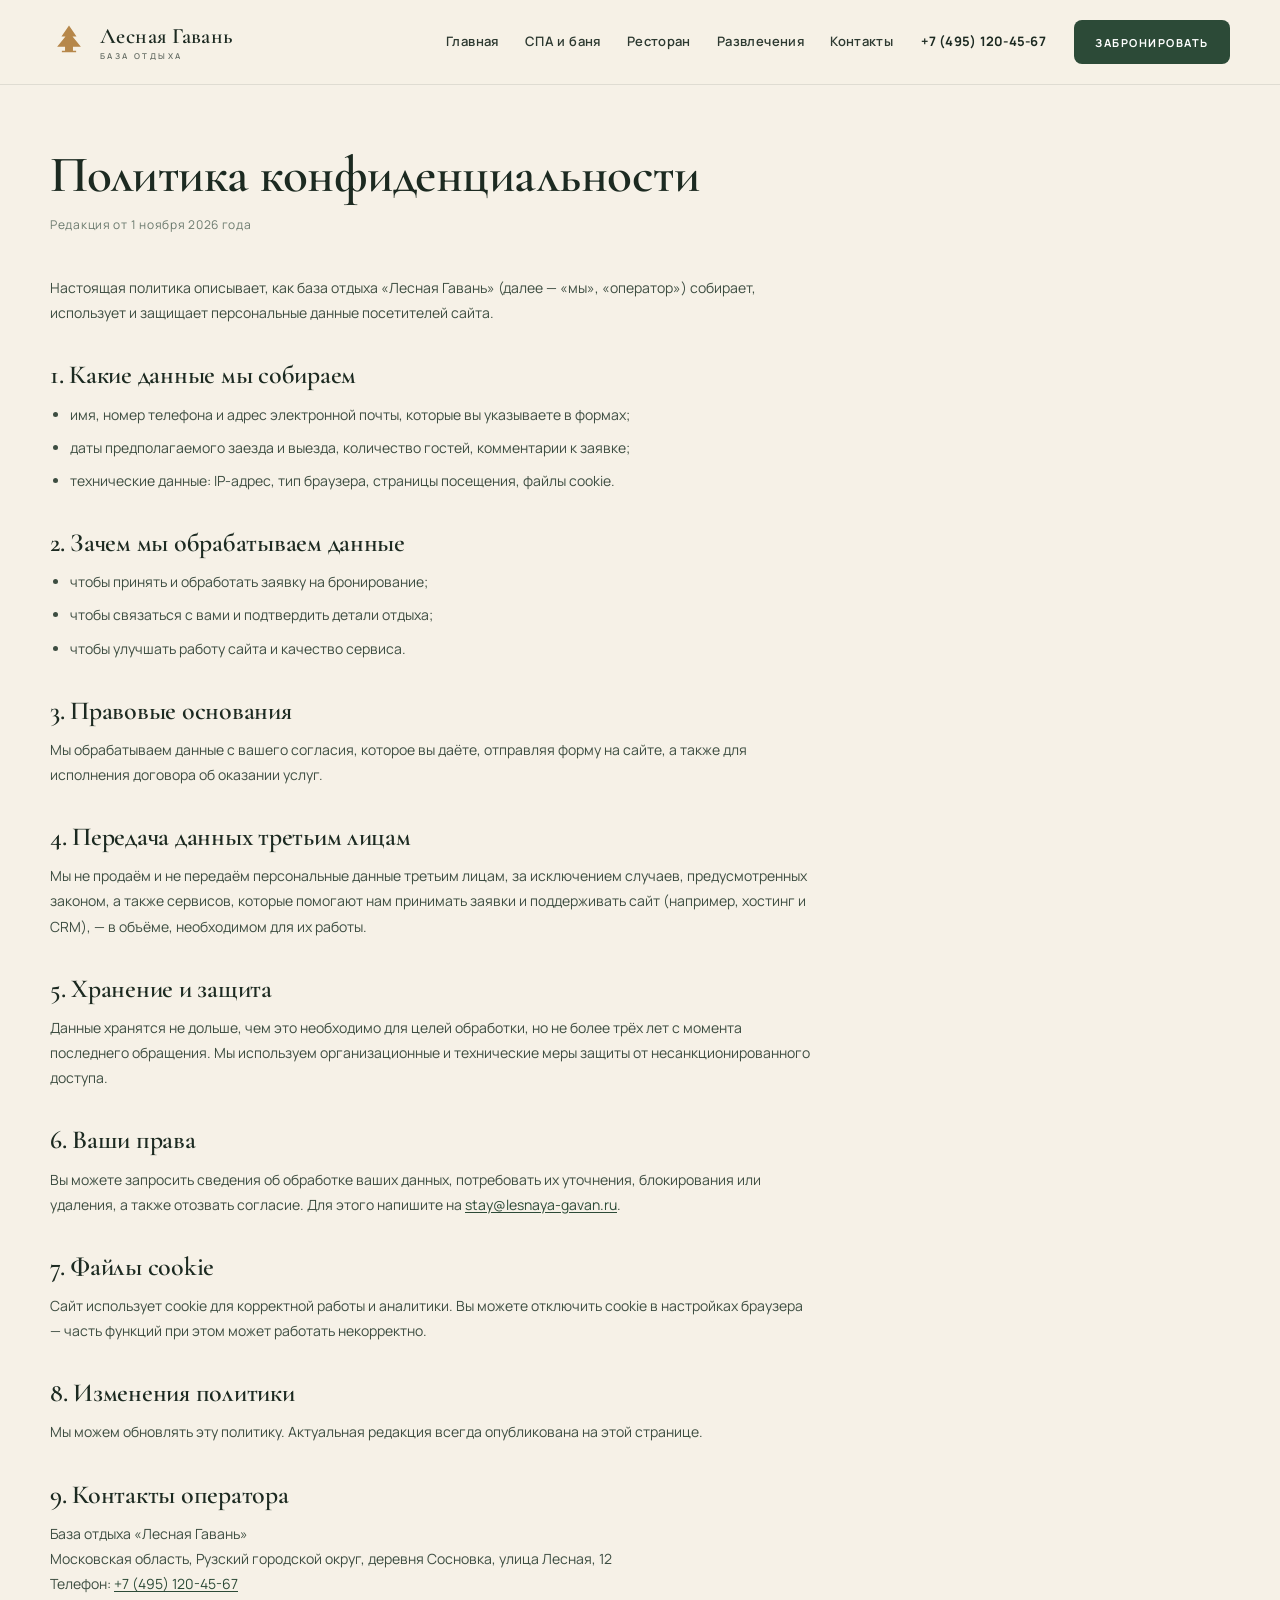
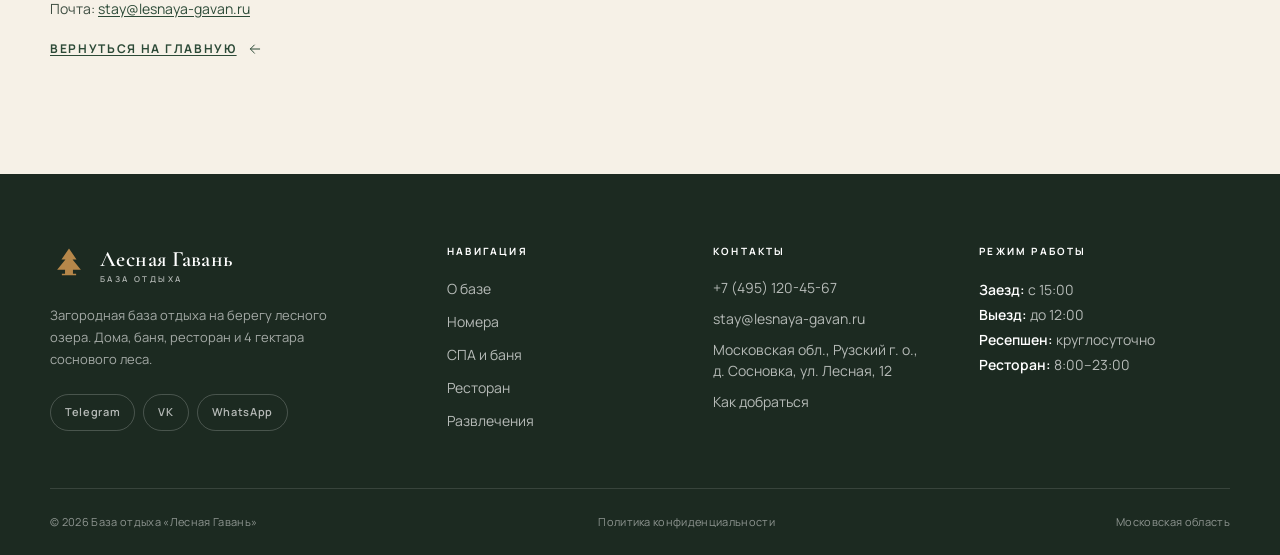
<file: privacy.html>
<!doctype html>
<html lang="ru">
<head>
  <meta charset="utf-8">
  <meta name="viewport" content="width=device-width, initial-scale=1">
  <title>Политика конфиденциальности — Лесная Гавань</title>
  <meta name="description" content="Политика обработки персональных данных базы отдыха «Лесная Гавань».">
  <meta name="theme-color" content="#1d3327">
  <meta name="robots" content="noindex, follow">
  <link rel="icon" href="assets/img/favicon.svg" type="image/svg+xml">
  <link rel="preconnect" href="https://fonts.googleapis.com">
  <link rel="preconnect" href="https://fonts.gstatic.com" crossorigin>
  <link href="https://fonts.googleapis.com/css2?family=Cormorant+Garamond:wght@500;600;700&family=Manrope:wght@400;500;600;700&display=swap" rel="stylesheet">
  <link rel="stylesheet" href="css/style.css">
  <script>document.documentElement.classList.add("js");</script>
</head>
<body>
  <a class="skip-link" href="#main">Перейти к содержимому</a>

  <header class="header header--solid" id="header">
    <div class="container header__inner">
      <a class="brand" href="index.html" aria-label="Лесная Гавань — на главную">
        <svg class="brand__mark" viewBox="0 0 48 48" aria-hidden="true" focusable="false">
          <path fill="currentColor" d="M24 3 14.5 17h5L9 30h10v5h-4v2h18v-2h-4v-5h10L28.5 17h5L24 3Z"/>
        </svg>
        <span class="brand__text">
          <span class="brand__name">Лесная Гавань</span>
          <span class="brand__sub">база отдыха</span>
        </span>
      </a>

      <nav class="nav" id="nav" aria-label="Основная навигация">
        <a href="index.html">Главная</a>
        <a href="spa.html">СПА и баня</a>
        <a href="restaurant.html">Ресторан</a>
        <a href="entertainment.html">Развлечения</a>
        <a href="contacts.html">Контакты</a>
        <a class="nav__phone" href="tel:+74951204567">+7 (495) 120-45-67</a>
        <a class="btn btn--primary nav__cta" href="contacts.html#booking">Забронировать</a>
      </nav>

      <a class="header__phone" href="tel:+74951204567">+7 (495) 120-45-67</a>
      <a class="btn btn--sm header__cta" href="contacts.html#booking">Забронировать</a>

      <button class="burger" id="burger" type="button" aria-label="Открыть меню" aria-expanded="false" aria-controls="nav">
        <span></span><span></span><span></span>
      </button>
    </div>
  </header>

  <main class="page-simple" id="main">
    <div class="container">
      <h1>Политика конфиденциальности</h1>
      <p class="page-simple__date">Редакция от 1 ноября 2026 года</p>

      <div class="prose">
        <p>Настоящая политика описывает, как база отдыха «Лесная Гавань» (далее — «мы», «оператор») собирает, использует и защищает персональные данные посетителей сайта.</p>

        <h2>1. Какие данные мы собираем</h2>
        <ul>
          <li>имя, номер телефона и адрес электронной почты, которые вы указываете в формах;</li>
          <li>даты предполагаемого заезда и выезда, количество гостей, комментарии к заявке;</li>
          <li>технические данные: IP-адрес, тип браузера, страницы посещения, файлы cookie.</li>
        </ul>

        <h2>2. Зачем мы обрабатываем данные</h2>
        <ul>
          <li>чтобы принять и обработать заявку на бронирование;</li>
          <li>чтобы связаться с вами и подтвердить детали отдыха;</li>
          <li>чтобы улучшать работу сайта и качество сервиса.</li>
        </ul>

        <h2>3. Правовые основания</h2>
        <p>Мы обрабатываем данные с вашего согласия, которое вы даёте, отправляя форму на сайте, а также для исполнения договора об оказании услуг.</p>

        <h2>4. Передача данных третьим лицам</h2>
        <p>Мы не продаём и не передаём персональные данные третьим лицам, за исключением случаев, предусмотренных законом, а также сервисов, которые помогают нам принимать заявки и поддерживать сайт (например, хостинг и CRM), — в объёме, необходимом для их работы.</p>

        <h2>5. Хранение и защита</h2>
        <p>Данные хранятся не дольше, чем это необходимо для целей обработки, но не более трёх лет с момента последнего обращения. Мы используем организационные и технические меры защиты от несанкционированного доступа.</p>

        <h2>6. Ваши права</h2>
        <p>Вы можете запросить сведения об обработке ваших данных, потребовать их уточнения, блокирования или удаления, а также отозвать согласие. Для этого напишите на <a href="mailto:stay@lesnaya-gavan.ru">stay@lesnaya-gavan.ru</a>.</p>

        <h2>7. Файлы cookie</h2>
        <p>Сайт использует cookie для корректной работы и аналитики. Вы можете отключить cookie в настройках браузера — часть функций при этом может работать некорректно.</p>

        <h2>8. Изменения политики</h2>
        <p>Мы можем обновлять эту политику. Актуальная редакция всегда опубликована на этой странице.</p>

        <h2>9. Контакты оператора</h2>
        <p>База отдыха «Лесная Гавань»<br>Московская область, Рузский городской округ, деревня Сосновка, улица Лесная, 12<br>Телефон: <a href="tel:+74951204567">+7 (495) 120-45-67</a><br>Почта: <a href="mailto:stay@lesnaya-gavan.ru">stay@lesnaya-gavan.ru</a></p>

        <p><a class="link-arrow" href="index.html">Вернуться на главную
          <svg width="16" height="16" viewBox="0 0 24 24" fill="none" stroke="currentColor" stroke-width="1.5" stroke-linecap="round" stroke-linejoin="round" aria-hidden="true"><path d="M19 12H5M11 18l-6-6 6-6"/></svg>
        </a></p>
      </div>
    </div>
  </main>

  <footer class="footer">
    <div class="container">
      <div class="footer__grid">
        <div>
          <a class="brand" href="index.html" aria-label="Лесная Гавань — на главную">
            <svg class="brand__mark" viewBox="0 0 48 48" aria-hidden="true" focusable="false">
              <path fill="currentColor" d="M24 3 14.5 17h5L9 30h10v5h-4v2h18v-2h-4v-5h10L28.5 17h5L24 3Z"/>
            </svg>
            <span class="brand__text">
              <span class="brand__name">Лесная Гавань</span>
              <span class="brand__sub">база отдыха</span>
            </span>
          </a>
          <p class="footer__about">Загородная база отдыха на берегу лесного озера. Дома, баня, ресторан и 4 гектара соснового леса.</p>
          <div class="socials">
            <a href="https://t.me/" target="_blank" rel="noopener">Telegram</a>
            <a href="https://vk.com/" target="_blank" rel="noopener">VK</a>
            <a href="https://wa.me/74951204567" target="_blank" rel="noopener">WhatsApp</a>
          </div>
        </div>

        <div>
          <h3>Навигация</h3>
          <ul>
            <li><a href="index.html#about">О базе</a></li>
            <li><a href="index.html#rooms">Номера</a></li>
            <li><a href="spa.html">СПА и баня</a></li>
            <li><a href="restaurant.html">Ресторан</a></li>
            <li><a href="entertainment.html">Развлечения</a></li>
          </ul>
        </div>

        <div>
          <h3>Контакты</h3>
          <ul class="footer__contacts">
            <li><a href="tel:+74951204567">+7 (495) 120-45-67</a></li>
            <li><a href="mailto:stay@lesnaya-gavan.ru">stay@lesnaya-gavan.ru</a></li>
            <li>Московская обл., Рузский г. о.,<br>д. Сосновка, ул. Лесная, 12</li>
            <li><a href="contacts.html">Как добраться</a></li>
          </ul>
        </div>

        <div>
          <h3>Режим работы</h3>
          <p class="footer__hours"><strong>Заезд:</strong> с 15:00<br><strong>Выезд:</strong> до 12:00<br><strong>Ресепшен:</strong> круглосуточно<br><strong>Ресторан:</strong> 8:00–23:00</p>
        </div>
      </div>

      <div class="footer__bottom">
        <span>© <span data-year>2026</span> База отдыха «Лесная Гавань»</span>
        <a href="privacy.html">Политика конфиденциальности</a>
        <span>Московская область</span>
      </div>
    </div>
  </footer>

  <script src="js/main.js"></script>
</body>
</html>
</file>
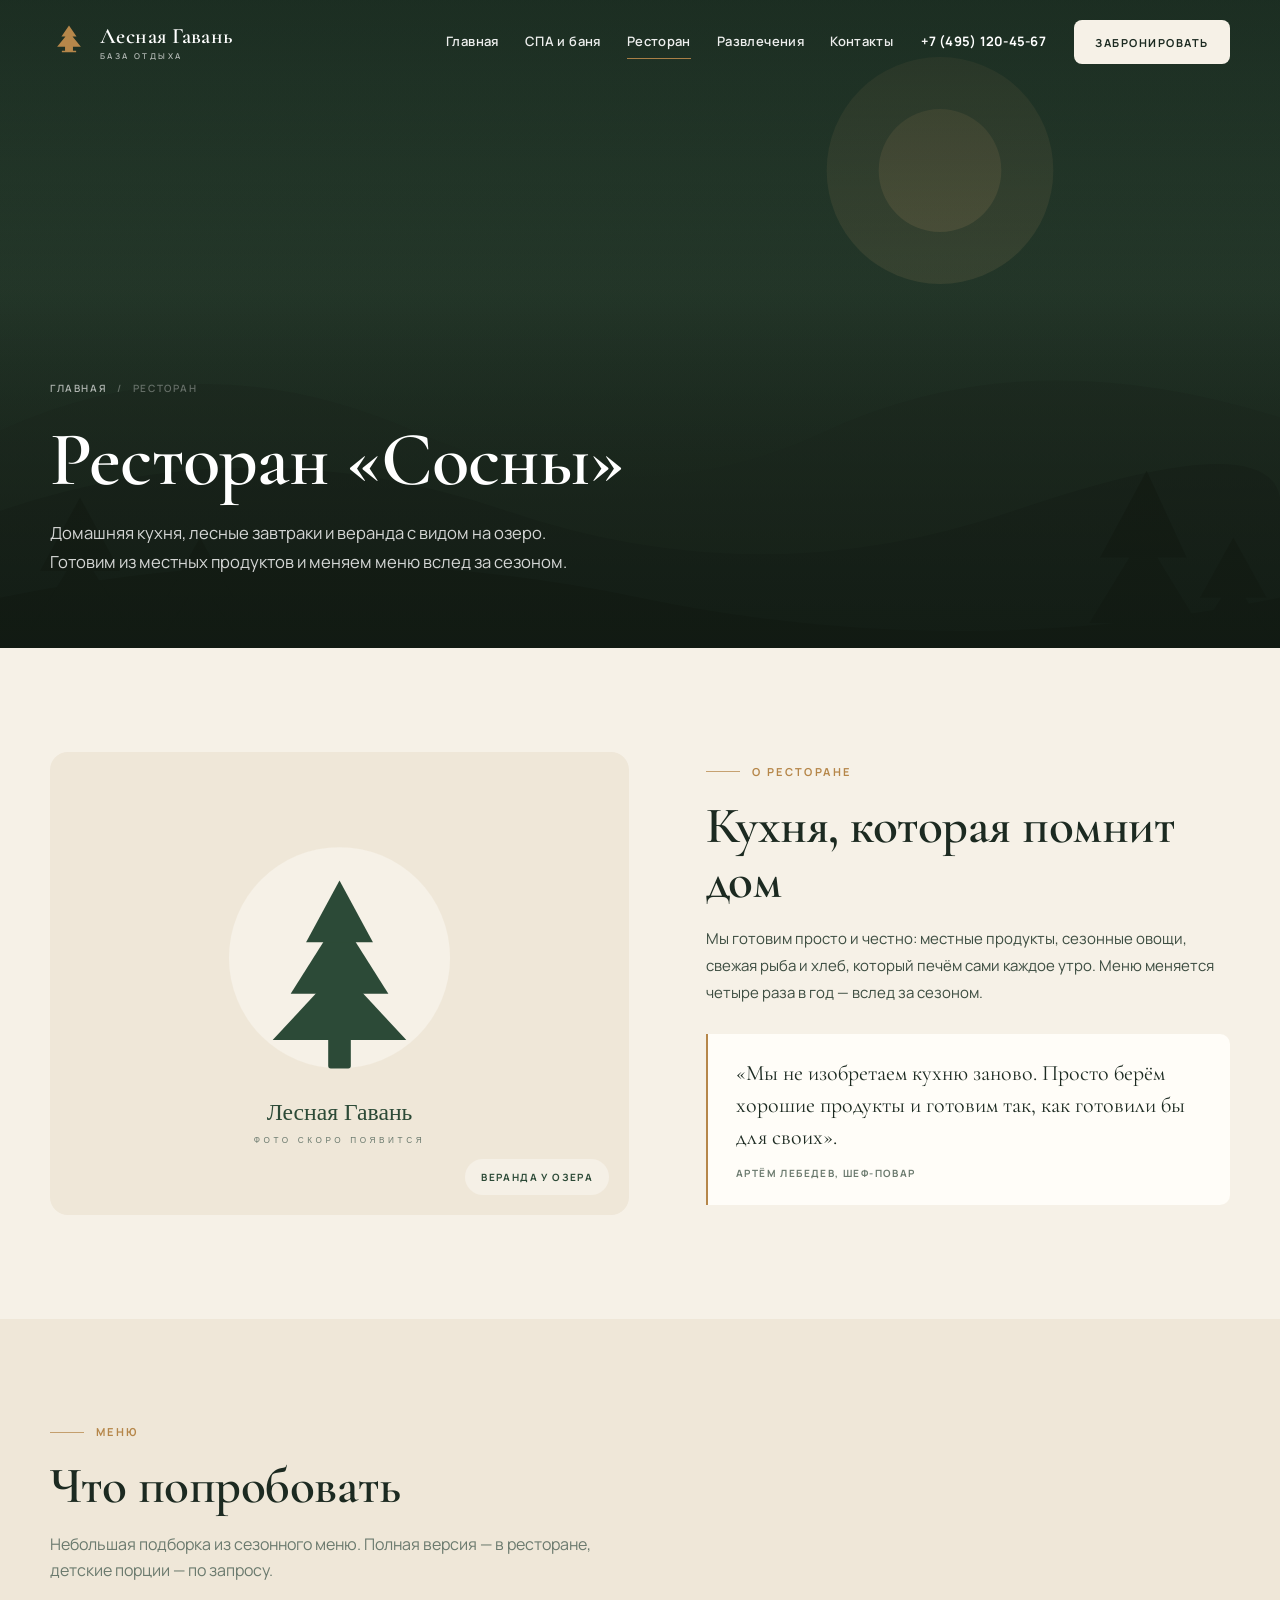
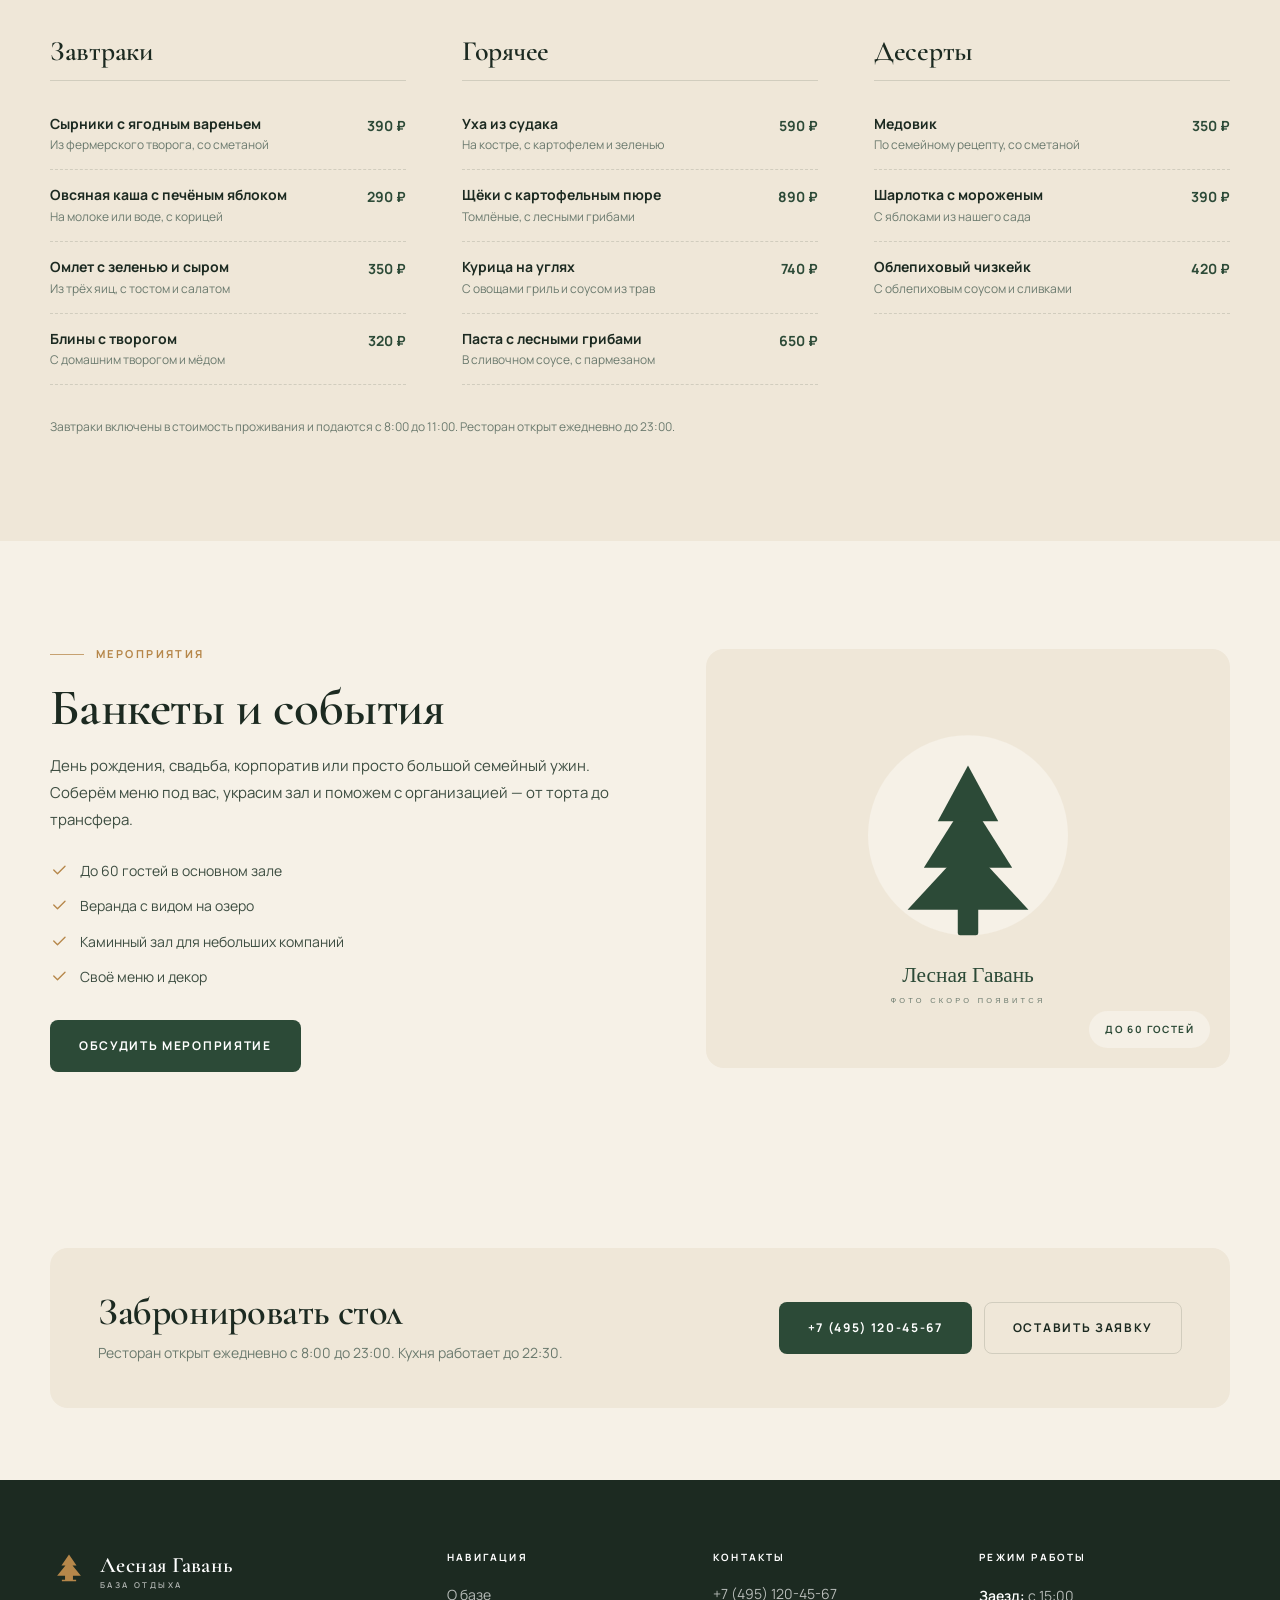
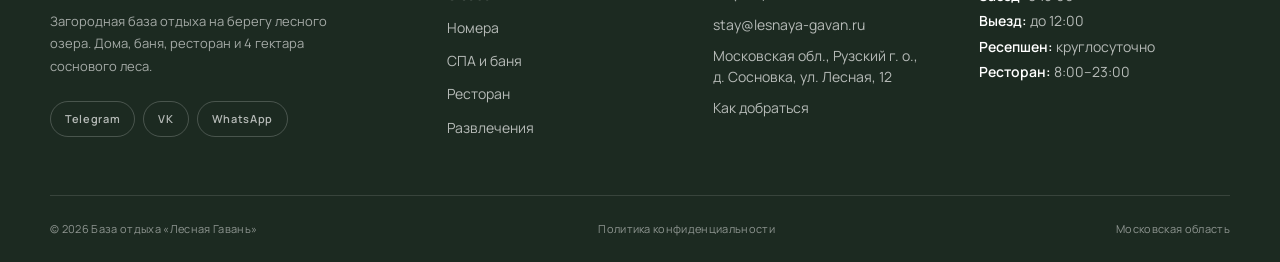
<file: restaurant.html>
<!doctype html>
<html lang="ru">
<head>
  <meta charset="utf-8">
  <meta name="viewport" content="width=device-width, initial-scale=1">
  <title>Ресторан «Сосны» — Лесная Гавань | Домашняя кухня и завтраки</title>
  <meta name="description" content="Ресторан «Сосны» на базе отдыха «Лесная Гавань»: домашняя кухня, сезонное меню, завтраки для гостей и веранда с видом на озеро. Банкеты до 60 гостей.">
  <meta name="theme-color" content="#1d3327">
  <meta property="og:type" content="website">
  <meta property="og:locale" content="ru_RU">
  <meta property="og:title" content="Ресторан «Сосны» — Лесная Гавань">
  <meta property="og:description" content="Домашняя кухня, сезонное меню и веранда с видом на озеро. Банкеты до 60 гостей.">
  <meta property="og:image" content="https://images.unsplash.com/photo-1517248135467-4c7edcad34c4?auto=format&fit=crop&w=1200&q=80">
  <link rel="icon" href="assets/img/favicon.svg" type="image/svg+xml">
  <link rel="preconnect" href="https://fonts.googleapis.com">
  <link rel="preconnect" href="https://fonts.gstatic.com" crossorigin>
  <link rel="preconnect" href="https://images.unsplash.com">
  <link href="https://fonts.googleapis.com/css2?family=Cormorant+Garamond:wght@500;600;700&family=Manrope:wght@400;500;600;700&display=swap" rel="stylesheet">
  <link rel="stylesheet" href="css/style.css">
  <script>document.documentElement.classList.add("js");</script>
</head>
<body>
  <a class="skip-link" href="#main">Перейти к содержимому</a>

  <header class="header" id="header">
    <div class="container header__inner">
      <a class="brand" href="index.html" aria-label="Лесная Гавань — на главную">
        <svg class="brand__mark" viewBox="0 0 48 48" aria-hidden="true" focusable="false">
          <path fill="currentColor" d="M24 3 14.5 17h5L9 30h10v5h-4v2h18v-2h-4v-5h10L28.5 17h5L24 3Z"/>
        </svg>
        <span class="brand__text">
          <span class="brand__name">Лесная Гавань</span>
          <span class="brand__sub">база отдыха</span>
        </span>
      </a>

      <nav class="nav" id="nav" aria-label="Основная навигация">
        <a href="index.html">Главная</a>
        <a href="spa.html">СПА и баня</a>
        <a href="restaurant.html" aria-current="page">Ресторан</a>
        <a href="entertainment.html">Развлечения</a>
        <a href="contacts.html">Контакты</a>
        <a class="nav__phone" href="tel:+74951204567">+7 (495) 120-45-67</a>
        <a class="btn btn--primary nav__cta" href="contacts.html#booking">Забронировать</a>
      </nav>

      <a class="header__phone" href="tel:+74951204567">+7 (495) 120-45-67</a>
      <a class="btn btn--sm header__cta" href="contacts.html#booking">Забронировать</a>

      <button class="burger" id="burger" type="button" aria-label="Открыть меню" aria-expanded="false" aria-controls="nav">
        <span></span><span></span><span></span>
      </button>
    </div>
  </header>

  <main id="main">
    <section class="page-hero">
      <div class="page-hero__media">
        <img src="https://images.unsplash.com/photo-1517248135467-4c7edcad34c4?auto=format&fit=crop&w=1920&q=80" alt="Интерьер ресторана с деревянными столами и мягким светом" width="1920" height="1280" fetchpriority="high" onerror="this.onerror=null;this.src='assets/img/fallback-hero.svg'">
      </div>
      <div class="container">
        <div class="page-hero__content">
          <nav class="breadcrumbs" aria-label="Хлебные крошки">
            <a href="index.html">Главная</a><span>/</span><span>Ресторан</span>
          </nav>
          <h1>Ресторан «Сосны»</h1>
          <p>Домашняя кухня, лесные завтраки и веранда с видом на озеро. Готовим из местных продуктов и меняем меню вслед за сезоном.</p>
        </div>
      </div>
    </section>

    <section class="section">
      <div class="container split">
        <div class="split__media reveal">
          <img src="https://images.unsplash.com/photo-1552566626-52f8b828add9?auto=format&fit=crop&w=1000&q=80" alt="Зал ресторана с деревянной мебелью и растениями" width="1000" height="800" loading="lazy" onerror="this.onerror=null;this.src='assets/img/fallback.svg'">
          <span class="split__tag">Веранда у озера</span>
        </div>
        <div class="split__content reveal" data-delay="1">
          <div class="overline">О ресторане</div>
          <h2 class="section-title">Кухня, которая помнит дом</h2>
          <p>Мы готовим просто и честно: местные продукты, сезонные овощи, свежая рыба и хлеб, который печём сами каждое утро. Меню меняется четыре раза в год — вслед за сезоном.</p>
          <blockquote class="chef-quote">
            «Мы не изобретаем кухню заново. Просто берём хорошие продукты и готовим так, как готовили бы для своих».
            <cite>Артём Лебедев, шеф-повар</cite>
          </blockquote>
        </div>
      </div>
    </section>

    <section class="section section--sand" id="menu">
      <div class="container">
        <div class="section-head reveal">
          <div class="section-head__text">
            <div class="overline">Меню</div>
            <h2 class="section-title">Что попробовать</h2>
            <p class="section-lead">Небольшая подборка из сезонного меню. Полная версия — в ресторане, детские порции — по запросу.</p>
          </div>
        </div>

        <div class="menu-grid">
          <div class="menu-col reveal">
            <h3>Завтраки</h3>
            <div class="menu-item">
              <div><span class="menu-item__name">Сырники с ягодным вареньем</span><span class="menu-item__desc">Из фермерского творога, со сметаной</span></div>
              <span class="menu-item__price">390 ₽</span>
            </div>
            <div class="menu-item">
              <div><span class="menu-item__name">Овсяная каша с печёным яблоком</span><span class="menu-item__desc">На молоке или воде, с корицей</span></div>
              <span class="menu-item__price">290 ₽</span>
            </div>
            <div class="menu-item">
              <div><span class="menu-item__name">Омлет с зеленью и сыром</span><span class="menu-item__desc">Из трёх яиц, с тостом и салатом</span></div>
              <span class="menu-item__price">350 ₽</span>
            </div>
            <div class="menu-item">
              <div><span class="menu-item__name">Блины с творогом</span><span class="menu-item__desc">С домашним творогом и мёдом</span></div>
              <span class="menu-item__price">320 ₽</span>
            </div>
          </div>

          <div class="menu-col reveal" data-delay="1">
            <h3>Горячее</h3>
            <div class="menu-item">
              <div><span class="menu-item__name">Уха из судака</span><span class="menu-item__desc">На костре, с картофелем и зеленью</span></div>
              <span class="menu-item__price">590 ₽</span>
            </div>
            <div class="menu-item">
              <div><span class="menu-item__name">Щёки с картофельным пюре</span><span class="menu-item__desc">Томлёные, с лесными грибами</span></div>
              <span class="menu-item__price">890 ₽</span>
            </div>
            <div class="menu-item">
              <div><span class="menu-item__name">Курица на углях</span><span class="menu-item__desc">С овощами гриль и соусом из трав</span></div>
              <span class="menu-item__price">740 ₽</span>
            </div>
            <div class="menu-item">
              <div><span class="menu-item__name">Паста с лесными грибами</span><span class="menu-item__desc">В сливочном соусе, с пармезаном</span></div>
              <span class="menu-item__price">650 ₽</span>
            </div>
          </div>

          <div class="menu-col reveal" data-delay="2">
            <h3>Десерты</h3>
            <div class="menu-item">
              <div><span class="menu-item__name">Медовик</span><span class="menu-item__desc">По семейному рецепту, со сметаной</span></div>
              <span class="menu-item__price">350 ₽</span>
            </div>
            <div class="menu-item">
              <div><span class="menu-item__name">Шарлотка с мороженым</span><span class="menu-item__desc">С яблоками из нашего сада</span></div>
              <span class="menu-item__price">390 ₽</span>
            </div>
            <div class="menu-item">
              <div><span class="menu-item__name">Облепиховый чизкейк</span><span class="menu-item__desc">С облепиховым соусом и сливками</span></div>
              <span class="menu-item__price">420 ₽</span>
            </div>
          </div>
        </div>

        <p class="menu-note">Завтраки включены в стоимость проживания и подаются с 8:00 до 11:00. Ресторан открыт ежедневно до 23:00.</p>
      </div>
    </section>

    <section class="section">
      <div class="container split split--reverse">
        <div class="split__media reveal">
          <img src="https://images.unsplash.com/photo-1528605248644-14dd04022da1?auto=format&fit=crop&w=1000&q=80" alt="Гости за большим столом на праздничном ужине" width="1000" height="800" loading="lazy" onerror="this.onerror=null;this.src='assets/img/fallback.svg'">
          <span class="split__tag">До 60 гостей</span>
        </div>
        <div class="split__content reveal" data-delay="1">
          <div class="overline">Мероприятия</div>
          <h2 class="section-title">Банкеты и события</h2>
          <p>День рождения, свадьба, корпоратив или просто большой семейный ужин. Соберём меню под вас, украсим зал и поможем с организацией — от торта до трансфера.</p>
          <ul class="checklist">
            <li><svg width="18" height="18" viewBox="0 0 24 24" fill="none" stroke="currentColor" stroke-width="1.8" stroke-linecap="round" stroke-linejoin="round" aria-hidden="true"><path d="m5 12 5 5L20 7"/></svg>До 60 гостей в основном зале</li>
            <li><svg width="18" height="18" viewBox="0 0 24 24" fill="none" stroke="currentColor" stroke-width="1.8" stroke-linecap="round" stroke-linejoin="round" aria-hidden="true"><path d="m5 12 5 5L20 7"/></svg>Веранда с видом на озеро</li>
            <li><svg width="18" height="18" viewBox="0 0 24 24" fill="none" stroke="currentColor" stroke-width="1.8" stroke-linecap="round" stroke-linejoin="round" aria-hidden="true"><path d="m5 12 5 5L20 7"/></svg>Каминный зал для небольших компаний</li>
            <li><svg width="18" height="18" viewBox="0 0 24 24" fill="none" stroke="currentColor" stroke-width="1.8" stroke-linecap="round" stroke-linejoin="round" aria-hidden="true"><path d="m5 12 5 5L20 7"/></svg>Своё меню и декор</li>
          </ul>
          <a class="btn btn--primary" href="contacts.html#booking">Обсудить мероприятие</a>
        </div>
      </div>
    </section>

    <section class="section section--tight">
      <div class="container">
        <div class="cta-strip reveal">
          <div>
            <h2>Забронировать стол</h2>
            <p>Ресторан открыт ежедневно с 8:00 до 23:00. Кухня работает до 22:30.</p>
          </div>
          <div class="cta-strip__actions">
            <a class="btn btn--primary" href="tel:+74951204567">+7 (495) 120-45-67</a>
            <a class="btn btn--outline" href="contacts.html#booking">Оставить заявку</a>
          </div>
        </div>
      </div>
    </section>
  </main>

  <footer class="footer">
    <div class="container">
      <div class="footer__grid">
        <div>
          <a class="brand" href="index.html" aria-label="Лесная Гавань — на главную">
            <svg class="brand__mark" viewBox="0 0 48 48" aria-hidden="true" focusable="false">
              <path fill="currentColor" d="M24 3 14.5 17h5L9 30h10v5h-4v2h18v-2h-4v-5h10L28.5 17h5L24 3Z"/>
            </svg>
            <span class="brand__text">
              <span class="brand__name">Лесная Гавань</span>
              <span class="brand__sub">база отдыха</span>
            </span>
          </a>
          <p class="footer__about">Загородная база отдыха на берегу лесного озера. Дома, баня, ресторан и 4 гектара соснового леса.</p>
          <div class="socials">
            <a href="https://t.me/" target="_blank" rel="noopener">Telegram</a>
            <a href="https://vk.com/" target="_blank" rel="noopener">VK</a>
            <a href="https://wa.me/74951204567" target="_blank" rel="noopener">WhatsApp</a>
          </div>
        </div>

        <div>
          <h3>Навигация</h3>
          <ul>
            <li><a href="index.html#about">О базе</a></li>
            <li><a href="index.html#rooms">Номера</a></li>
            <li><a href="spa.html">СПА и баня</a></li>
            <li><a href="restaurant.html">Ресторан</a></li>
            <li><a href="entertainment.html">Развлечения</a></li>
          </ul>
        </div>

        <div>
          <h3>Контакты</h3>
          <ul class="footer__contacts">
            <li><a href="tel:+74951204567">+7 (495) 120-45-67</a></li>
            <li><a href="mailto:stay@lesnaya-gavan.ru">stay@lesnaya-gavan.ru</a></li>
            <li>Московская обл., Рузский г. о.,<br>д. Сосновка, ул. Лесная, 12</li>
            <li><a href="contacts.html">Как добраться</a></li>
          </ul>
        </div>

        <div>
          <h3>Режим работы</h3>
          <p class="footer__hours"><strong>Заезд:</strong> с 15:00<br><strong>Выезд:</strong> до 12:00<br><strong>Ресепшен:</strong> круглосуточно<br><strong>Ресторан:</strong> 8:00–23:00</p>
        </div>
      </div>

      <div class="footer__bottom">
        <span>© <span data-year>2026</span> База отдыха «Лесная Гавань»</span>
        <a href="privacy.html">Политика конфиденциальности</a>
        <span>Московская область</span>
      </div>
    </div>
  </footer>

  <script src="js/main.js"></script>
</body>
</html>
</file>
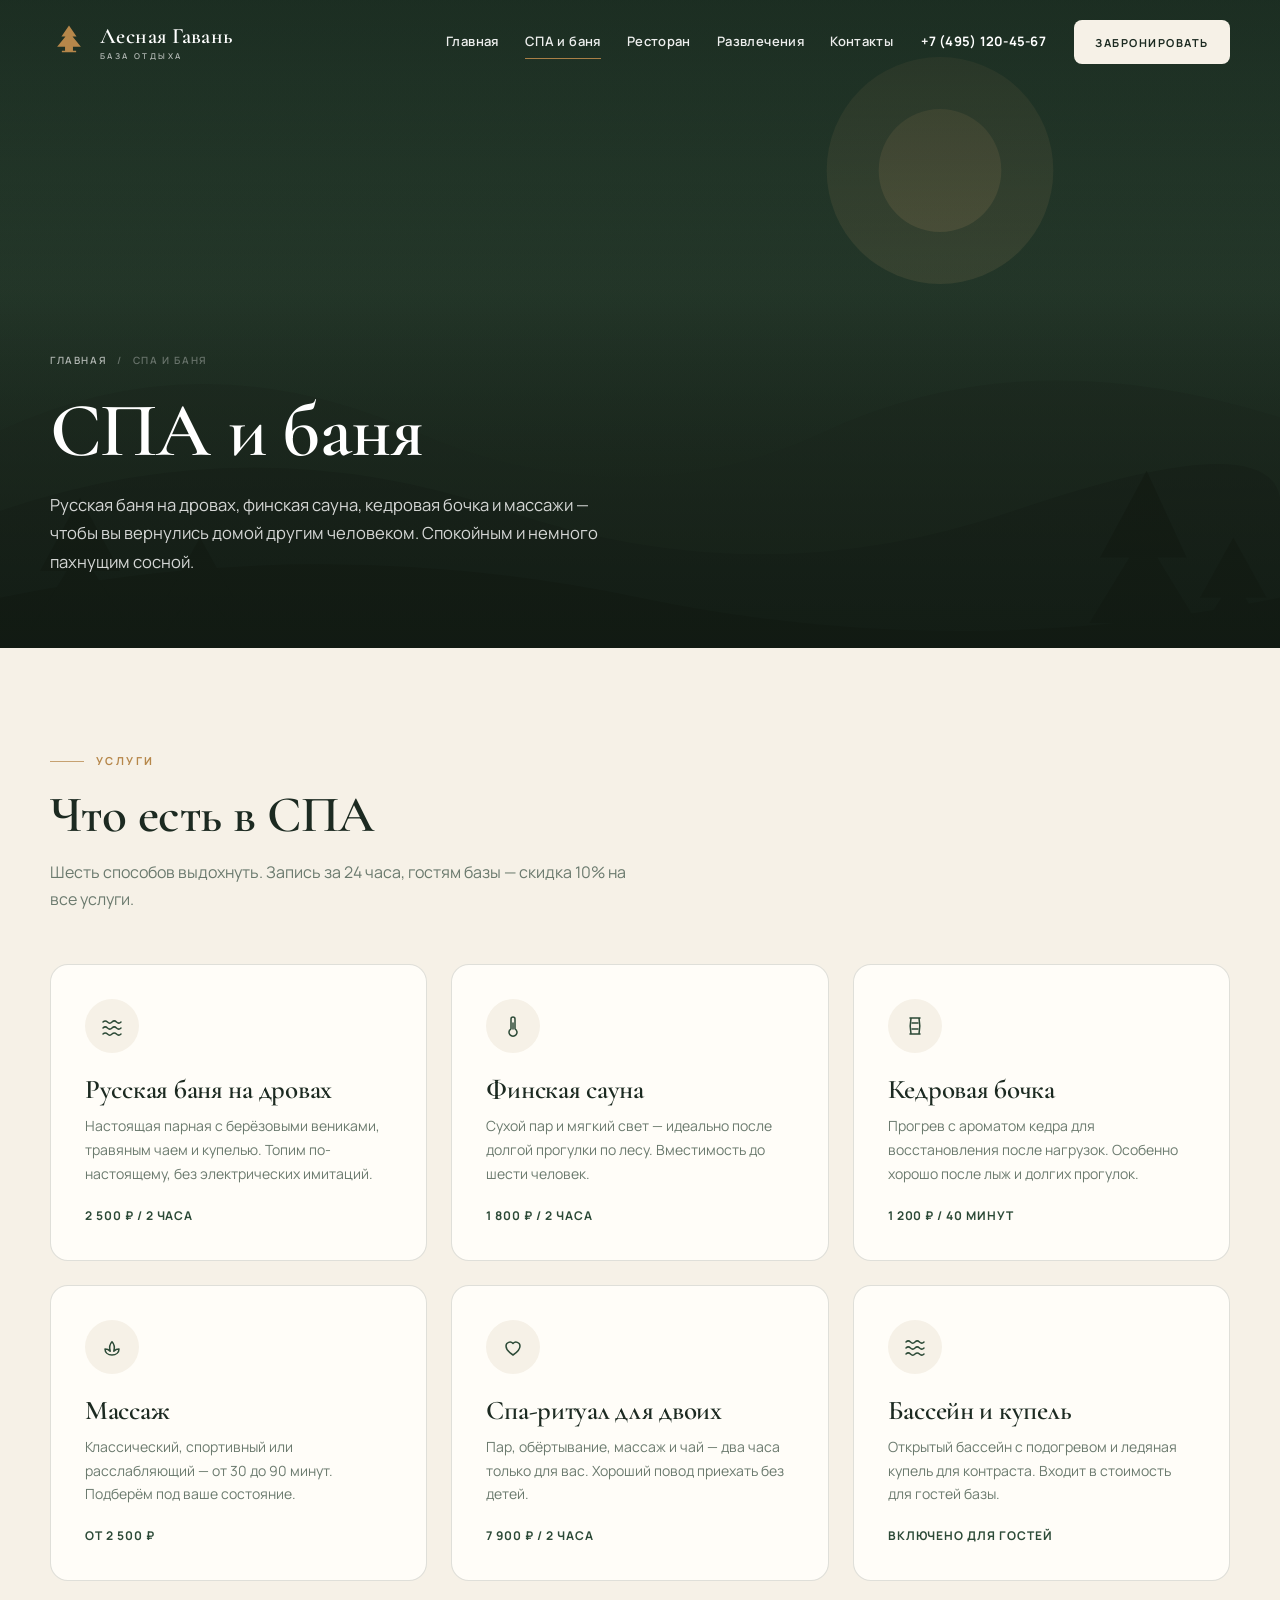
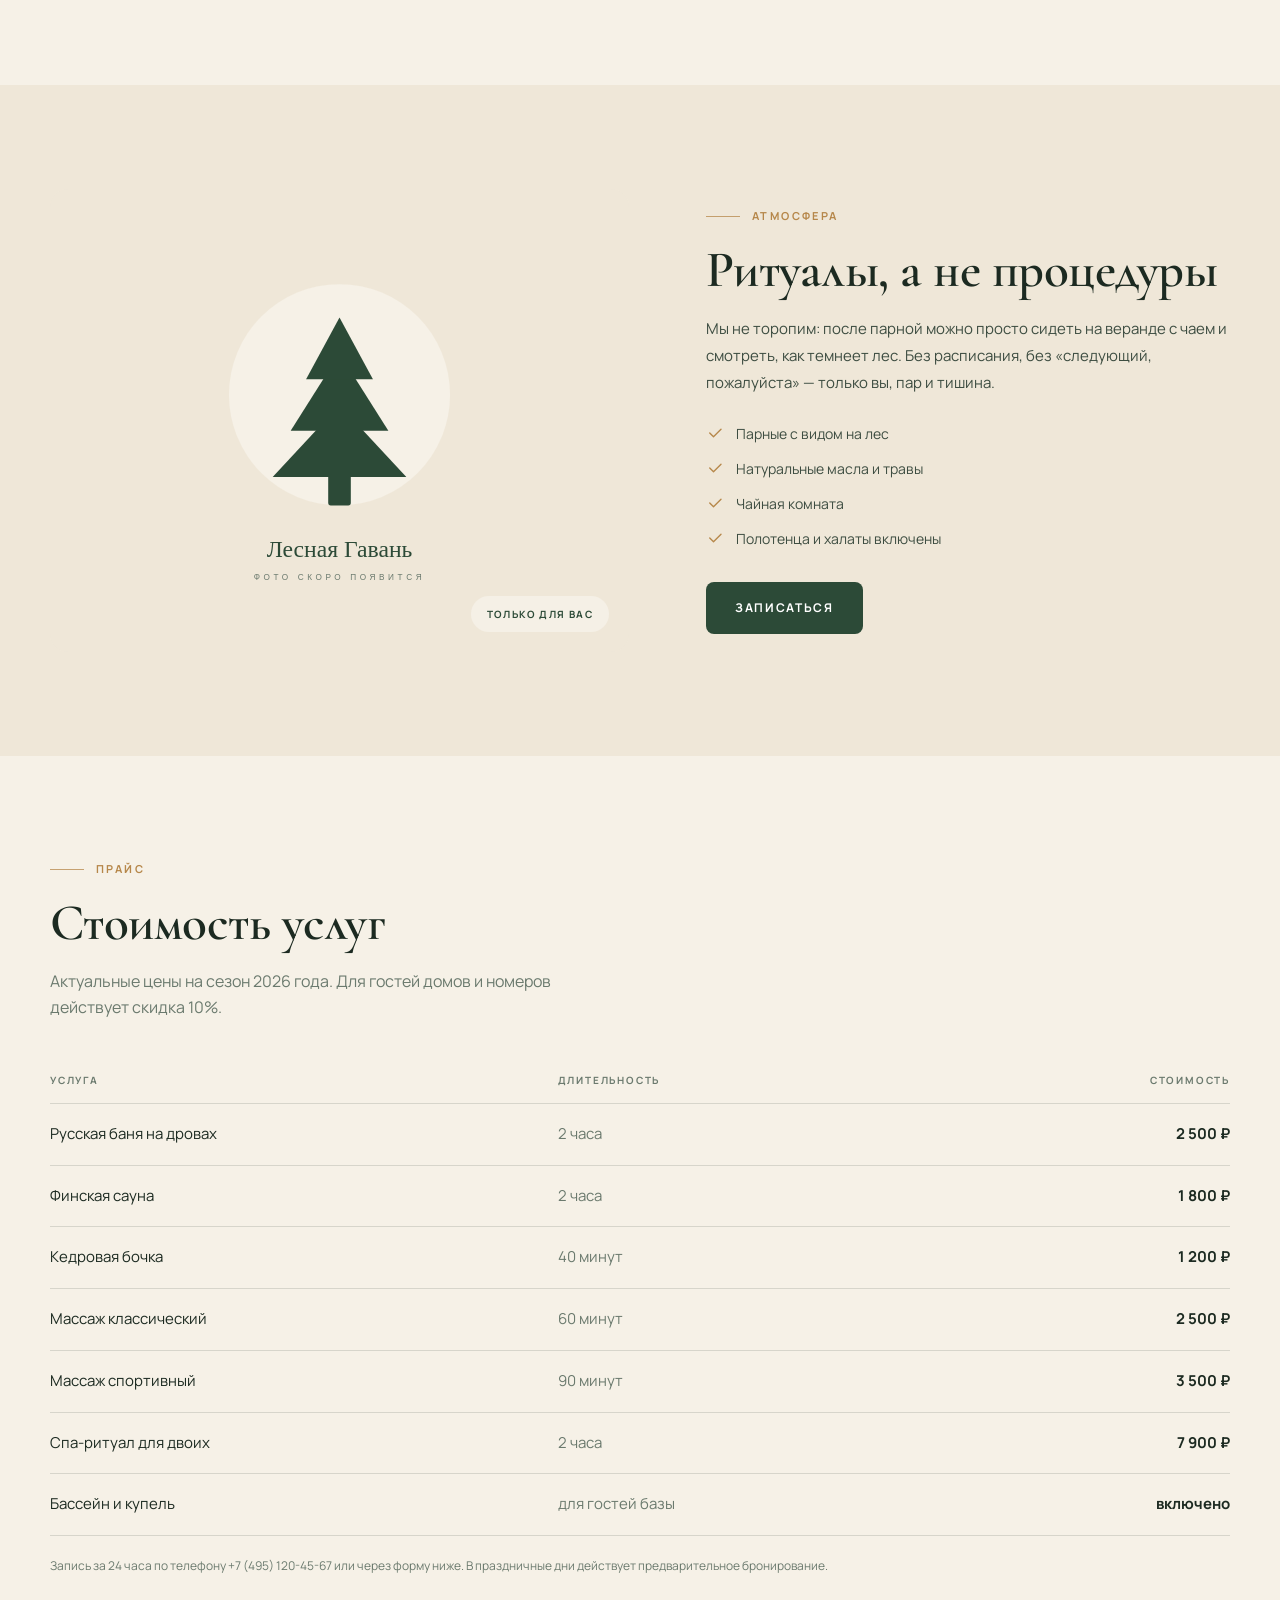
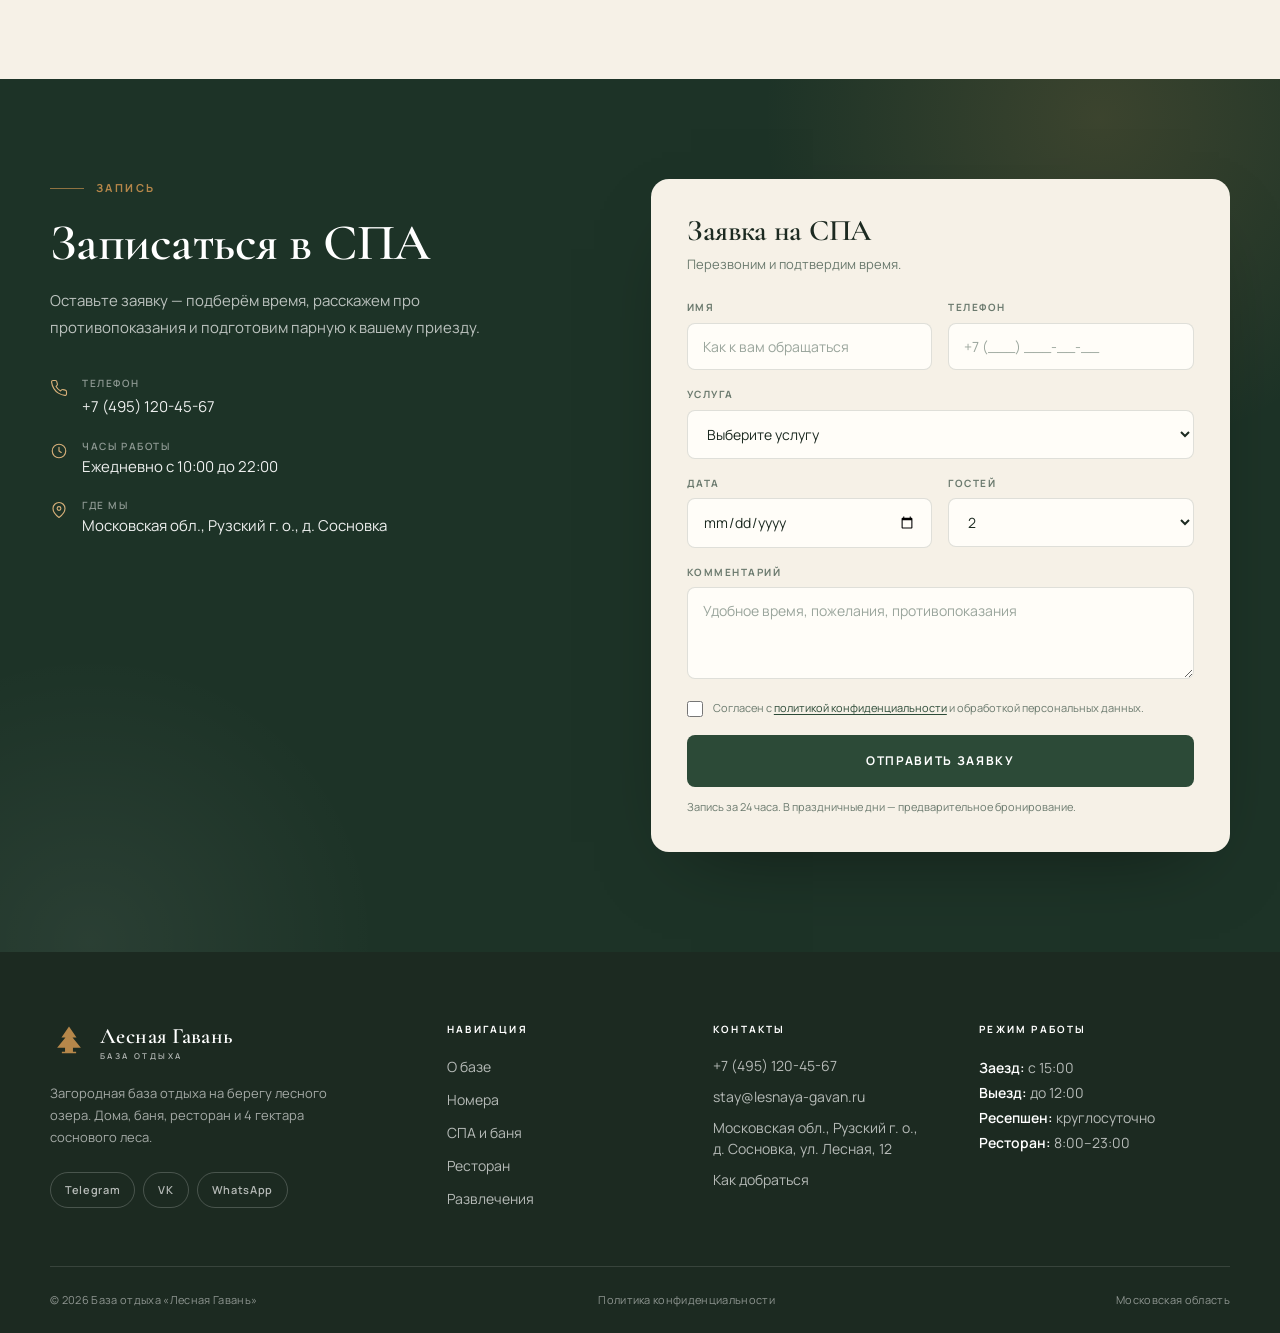
<file: spa.html>
<!doctype html>
<html lang="ru">
<head>
  <meta charset="utf-8">
  <meta name="viewport" content="width=device-width, initial-scale=1">
  <title>СПА и баня — Лесная Гавань | Русская баня, сауна, массаж</title>
  <meta name="description" content="Русская баня на дровах, финская сауна, кедровая бочка, массажи и спа-ритуалы на базе отдыха «Лесная Гавань». Прайс и запись онлайн.">
  <meta name="theme-color" content="#1d3327">
  <meta property="og:type" content="website">
  <meta property="og:locale" content="ru_RU">
  <meta property="og:title" content="СПА и баня — Лесная Гавань">
  <meta property="og:description" content="Русская баня на дровах, финская сауна, кедровая бочка, массажи и спа-ритуалы.">
  <meta property="og:image" content="https://images.unsplash.com/photo-1540555700478-4be289fbecef?auto=format&fit=crop&w=1200&q=80">
  <link rel="icon" href="assets/img/favicon.svg" type="image/svg+xml">
  <link rel="preconnect" href="https://fonts.googleapis.com">
  <link rel="preconnect" href="https://fonts.gstatic.com" crossorigin>
  <link rel="preconnect" href="https://images.unsplash.com">
  <link href="https://fonts.googleapis.com/css2?family=Cormorant+Garamond:wght@500;600;700&family=Manrope:wght@400;500;600;700&display=swap" rel="stylesheet">
  <link rel="stylesheet" href="css/style.css">
  <script>document.documentElement.classList.add("js");</script>
</head>
<body>
  <a class="skip-link" href="#main">Перейти к содержимому</a>

  <header class="header" id="header">
    <div class="container header__inner">
      <a class="brand" href="index.html" aria-label="Лесная Гавань — на главную">
        <svg class="brand__mark" viewBox="0 0 48 48" aria-hidden="true" focusable="false">
          <path fill="currentColor" d="M24 3 14.5 17h5L9 30h10v5h-4v2h18v-2h-4v-5h10L28.5 17h5L24 3Z"/>
        </svg>
        <span class="brand__text">
          <span class="brand__name">Лесная Гавань</span>
          <span class="brand__sub">база отдыха</span>
        </span>
      </a>

      <nav class="nav" id="nav" aria-label="Основная навигация">
        <a href="index.html">Главная</a>
        <a href="spa.html" aria-current="page">СПА и баня</a>
        <a href="restaurant.html">Ресторан</a>
        <a href="entertainment.html">Развлечения</a>
        <a href="contacts.html">Контакты</a>
        <a class="nav__phone" href="tel:+74951204567">+7 (495) 120-45-67</a>
        <a class="btn btn--primary nav__cta" href="contacts.html#booking">Забронировать</a>
      </nav>

      <a class="header__phone" href="tel:+74951204567">+7 (495) 120-45-67</a>
      <a class="btn btn--sm header__cta" href="contacts.html#booking">Забронировать</a>

      <button class="burger" id="burger" type="button" aria-label="Открыть меню" aria-expanded="false" aria-controls="nav">
        <span></span><span></span><span></span>
      </button>
    </div>
  </header>

  <main id="main">
    <section class="page-hero">
      <div class="page-hero__media">
        <img src="https://images.unsplash.com/photo-1540555700478-4be289fbecef?auto=format&fit=crop&w=1920&q=80" alt="Спа-ритуал с маслами и тёплым светом" width="1920" height="1280" fetchpriority="high" onerror="this.onerror=null;this.src='assets/img/fallback-hero.svg'">
      </div>
      <div class="container">
        <div class="page-hero__content">
          <nav class="breadcrumbs" aria-label="Хлебные крошки">
            <a href="index.html">Главная</a><span>/</span><span>СПА и баня</span>
          </nav>
          <h1>СПА и баня</h1>
          <p>Русская баня на дровах, финская сауна, кедровая бочка и массажи — чтобы вы вернулись домой другим человеком. Спокойным и немного пахнущим сосной.</p>
        </div>
      </div>
    </section>

    <section class="section">
      <div class="container">
        <div class="section-head reveal">
          <div class="section-head__text">
            <div class="overline">Услуги</div>
            <h2 class="section-title">Что есть в СПА</h2>
            <p class="section-lead">Шесть способов выдохнуть. Запись за 24 часа, гостям базы — скидка 10% на все услуги.</p>
          </div>
        </div>

        <div class="services">
          <article class="service reveal">
            <span class="service__icon" aria-hidden="true">
              <svg width="24" height="24" viewBox="0 0 24 24" fill="none" stroke="currentColor" stroke-width="1.5" stroke-linecap="round" stroke-linejoin="round"><path d="M3 8c1.5-1.5 3-1.5 4.5 0s3 1.5 4.5 0 3-1.5 4.5 0 3 1.5 4.5 0"/><path d="M3 14c1.5-1.5 3-1.5 4.5 0s3 1.5 4.5 0 3-1.5 4.5 0 3 1.5 4.5 0"/><path d="M3 20c1.5-1.5 3-1.5 4.5 0s3 1.5 4.5 0 3-1.5 4.5 0 3 1.5 4.5 0"/></svg>
            </span>
            <h3>Русская баня на дровах</h3>
            <p>Настоящая парная с берёзовыми вениками, травяным чаем и купелью. Топим по-настоящему, без электрических имитаций.</p>
            <div class="service__price">2 500 ₽ / 2 часа</div>
          </article>

          <article class="service reveal" data-delay="1">
            <span class="service__icon" aria-hidden="true">
              <svg width="24" height="24" viewBox="0 0 24 24" fill="none" stroke="currentColor" stroke-width="1.5" stroke-linecap="round" stroke-linejoin="round"><path d="M14 14.8V5a2 2 0 1 0-4 0v9.8a4 4 0 1 0 4 0Z"/><path d="M12 9v6"/></svg>
            </span>
            <h3>Финская сауна</h3>
            <p>Сухой пар и мягкий свет — идеально после долгой прогулки по лесу. Вместимость до шести человек.</p>
            <div class="service__price">1 800 ₽ / 2 часа</div>
          </article>

          <article class="service reveal" data-delay="2">
            <span class="service__icon" aria-hidden="true">
              <svg width="24" height="24" viewBox="0 0 24 24" fill="none" stroke="currentColor" stroke-width="1.5" stroke-linecap="round" stroke-linejoin="round"><path d="M7 4h10M7 20h10M8 4c-1 5-1 11 0 16M16 4c1 5 1 11 0 16"/><path d="M9 9h6M9 15h6"/></svg>
            </span>
            <h3>Кедровая бочка</h3>
            <p>Прогрев с ароматом кедра для восстановления после нагрузок. Особенно хорошо после лыж и долгих прогулок.</p>
            <div class="service__price">1 200 ₽ / 40 минут</div>
          </article>

          <article class="service reveal">
            <span class="service__icon" aria-hidden="true">
              <svg width="24" height="24" viewBox="0 0 24 24" fill="none" stroke="currentColor" stroke-width="1.5" stroke-linecap="round" stroke-linejoin="round"><path d="M12 20c-4.2 0-7-2.6-7-6 2.2 0 4.1 1 5.2 2.2C9.2 13 9.2 9.8 12 6.8c2.8 3 2.8 6.2 1.8 9.4C14.9 15 16.8 14 19 14c0 3.4-2.8 6-7 6Z"/></svg>
            </span>
            <h3>Массаж</h3>
            <p>Классический, спортивный или расслабляющий — от 30 до 90 минут. Подберём под ваше состояние.</p>
            <div class="service__price">от 2 500 ₽</div>
          </article>

          <article class="service reveal" data-delay="1">
            <span class="service__icon" aria-hidden="true">
              <svg width="24" height="24" viewBox="0 0 24 24" fill="none" stroke="currentColor" stroke-width="1.5" stroke-linecap="round" stroke-linejoin="round"><path d="M12 20s-7-4.5-7-9a4 4 0 0 1 7-2.5A4 4 0 0 1 19 11c0 4.5-7 9-7 9Z"/></svg>
            </span>
            <h3>Спа-ритуал для двоих</h3>
            <p>Пар, обёртывание, массаж и чай — два часа только для вас. Хороший повод приехать без детей.</p>
            <div class="service__price">7 900 ₽ / 2 часа</div>
          </article>

          <article class="service reveal" data-delay="2">
            <span class="service__icon" aria-hidden="true">
              <svg width="24" height="24" viewBox="0 0 24 24" fill="none" stroke="currentColor" stroke-width="1.5" stroke-linecap="round" stroke-linejoin="round"><path d="M3 7c1.5-1.5 3-1.5 4.5 0s3 1.5 4.5 0 3-1.5 4.5 0 3 1.5 4.5 0"/><path d="M3 13c1.5-1.5 3-1.5 4.5 0s3 1.5 4.5 0 3-1.5 4.5 0 3 1.5 4.5 0"/><path d="M3 19c1.5-1.5 3-1.5 4.5 0s3 1.5 4.5 0 3-1.5 4.5 0 3 1.5 4.5 0"/></svg>
            </span>
            <h3>Бассейн и купель</h3>
            <p>Открытый бассейн с подогревом и ледяная купель для контраста. Входит в стоимость для гостей базы.</p>
            <div class="service__price">включено для гостей</div>
          </article>
        </div>
      </div>
    </section>

    <section class="section section--sand">
      <div class="container split">
        <div class="split__media reveal">
          <img src="https://images.unsplash.com/photo-1600334129128-685c5582fd35?auto=format&fit=crop&w=1000&q=80" alt="Расслабляющий массаж в спа-кабинете" width="1000" height="800" loading="lazy" onerror="this.onerror=null;this.src='assets/img/fallback.svg'">
          <span class="split__tag">Только для вас</span>
        </div>
        <div class="split__content reveal" data-delay="1">
          <div class="overline">Атмосфера</div>
          <h2 class="section-title">Ритуалы, а не процедуры</h2>
          <p>Мы не торопим: после парной можно просто сидеть на веранде с чаем и смотреть, как темнеет лес. Без расписания, без «следующий, пожалуйста» — только вы, пар и тишина.</p>
          <ul class="checklist">
            <li><svg width="18" height="18" viewBox="0 0 24 24" fill="none" stroke="currentColor" stroke-width="1.8" stroke-linecap="round" stroke-linejoin="round" aria-hidden="true"><path d="m5 12 5 5L20 7"/></svg>Парные с видом на лес</li>
            <li><svg width="18" height="18" viewBox="0 0 24 24" fill="none" stroke="currentColor" stroke-width="1.8" stroke-linecap="round" stroke-linejoin="round" aria-hidden="true"><path d="m5 12 5 5L20 7"/></svg>Натуральные масла и травы</li>
            <li><svg width="18" height="18" viewBox="0 0 24 24" fill="none" stroke="currentColor" stroke-width="1.8" stroke-linecap="round" stroke-linejoin="round" aria-hidden="true"><path d="m5 12 5 5L20 7"/></svg>Чайная комната</li>
            <li><svg width="18" height="18" viewBox="0 0 24 24" fill="none" stroke="currentColor" stroke-width="1.8" stroke-linecap="round" stroke-linejoin="round" aria-hidden="true"><path d="m5 12 5 5L20 7"/></svg>Полотенца и халаты включены</li>
          </ul>
          <a class="btn btn--primary" href="#spa-booking">Записаться</a>
        </div>
      </div>
    </section>

    <section class="section">
      <div class="container">
        <div class="section-head reveal">
          <div class="section-head__text">
            <div class="overline">Прайс</div>
            <h2 class="section-title">Стоимость услуг</h2>
            <p class="section-lead">Актуальные цены на сезон 2026 года. Для гостей домов и номеров действует скидка 10%.</p>
          </div>
        </div>

        <div class="table-wrap reveal">
          <table class="price-table">
            <thead>
              <tr><th scope="col">Услуга</th><th scope="col">Длительность</th><th scope="col">Стоимость</th></tr>
            </thead>
            <tbody>
              <tr><td>Русская баня на дровах</td><td>2 часа</td><td>2 500 ₽</td></tr>
              <tr><td>Финская сауна</td><td>2 часа</td><td>1 800 ₽</td></tr>
              <tr><td>Кедровая бочка</td><td>40 минут</td><td>1 200 ₽</td></tr>
              <tr><td>Массаж классический</td><td>60 минут</td><td>2 500 ₽</td></tr>
              <tr><td>Массаж спортивный</td><td>90 минут</td><td>3 500 ₽</td></tr>
              <tr><td>Спа-ритуал для двоих</td><td>2 часа</td><td>7 900 ₽</td></tr>
              <tr><td>Бассейн и купель</td><td>для гостей базы</td><td>включено</td></tr>
            </tbody>
          </table>
        </div>
        <p class="table-note">Запись за 24 часа по телефону +7 (495) 120-45-67 или через форму ниже. В праздничные дни действует предварительное бронирование.</p>
      </div>
    </section>

    <section class="cta" id="spa-booking">
      <div class="container cta__grid">
        <div class="reveal">
          <div class="overline">Запись</div>
          <h2 class="section-title">Записаться в СПА</h2>
          <p class="cta__lead">Оставьте заявку — подберём время, расскажем про противопоказания и подготовим парную к вашему приезду.</p>
          <div class="contact-lines">
            <div class="contact-line">
              <svg width="18" height="18" viewBox="0 0 24 24" fill="none" stroke="currentColor" stroke-width="1.5" stroke-linecap="round" stroke-linejoin="round" aria-hidden="true"><path d="M22 16.9v3a2 2 0 0 1-2.2 2 19.8 19.8 0 0 1-8.6-3.1 19.5 19.5 0 0 1-6-6A19.8 19.8 0 0 1 2.1 4.2 2 2 0 0 1 4.1 2h3a2 2 0 0 1 2 1.7c.1 1 .4 1.9.7 2.8a2 2 0 0 1-.5 2.1L8.1 9.9a16 16 0 0 0 6 6l1.3-1.3a2 2 0 0 1 2.1-.4c.9.3 1.8.6 2.8.7a2 2 0 0 1 1.7 2Z"/></svg>
              <div><span>Телефон</span><a href="tel:+74951204567">+7 (495) 120-45-67</a></div>
            </div>
            <div class="contact-line">
              <svg width="18" height="18" viewBox="0 0 24 24" fill="none" stroke="currentColor" stroke-width="1.5" stroke-linecap="round" stroke-linejoin="round" aria-hidden="true"><circle cx="12" cy="12" r="9"/><path d="M12 7v5l3 2"/></svg>
              <div><span>Часы работы</span><p>Ежедневно с 10:00 до 22:00</p></div>
            </div>
            <div class="contact-line">
              <svg width="18" height="18" viewBox="0 0 24 24" fill="none" stroke="currentColor" stroke-width="1.5" stroke-linecap="round" stroke-linejoin="round" aria-hidden="true"><path d="M20 10c0 6-8 12-8 12S4 16 4 10a8 8 0 1 1 16 0Z"/><circle cx="12" cy="10" r="2.5"/></svg>
              <div><span>Где мы</span><p>Московская обл., Рузский г. о., д. Сосновка</p></div>
            </div>
          </div>
        </div>

        <div class="form-card reveal" data-delay="1">
          <h3 class="form-card__title">Заявка на СПА</h3>
          <p class="form-card__sub">Перезвоним и подтвердим время.</p>

          <form class="form-grid" data-demo-form>
            <div class="field">
              <label for="spa-name">Имя</label>
              <input id="spa-name" name="name" type="text" placeholder="Как к вам обращаться" autocomplete="name" required>
            </div>
            <div class="field">
              <label for="spa-phone">Телефон</label>
              <input id="spa-phone" name="phone" type="tel" placeholder="+7 (___) ___-__-__" autocomplete="tel" pattern="[0-9+()\-\s]{10,20}" required>
            </div>
            <div class="field field--full">
              <label for="spa-service">Услуга</label>
              <select id="spa-service" name="service" required>
                <option value="" selected disabled>Выберите услугу</option>
                <option value="bath">Русская баня на дровах</option>
                <option value="sauna">Финская сауна</option>
                <option value="barrel">Кедровая бочка</option>
                <option value="massage">Массаж</option>
                <option value="ritual">Спа-ритуал для двоих</option>
                <option value="pool">Бассейн и купель</option>
              </select>
            </div>
            <div class="field">
              <label for="spa-date">Дата</label>
              <input id="spa-date" name="date" type="date" required>
            </div>
            <div class="field">
              <label for="spa-guests">Гостей</label>
              <select id="spa-guests" name="guests" required>
                <option value="1">1</option>
                <option value="2" selected>2</option>
                <option value="3">3</option>
                <option value="4">4</option>
                <option value="5+">5 и больше</option>
              </select>
            </div>
            <div class="field field--full">
              <label for="spa-comment">Комментарий</label>
              <textarea id="spa-comment" name="comment" placeholder="Удобное время, пожелания, противопоказания"></textarea>
            </div>
            <label class="checkbox field--full">
              <input type="checkbox" required>
              <span>Согласен с <a href="privacy.html">политикой конфиденциальности</a> и обработкой персональных данных.</span>
            </label>
            <div class="field field--full">
              <button class="btn btn--primary btn--block" type="submit">Отправить заявку</button>
            </div>
          </form>

          <div class="form-success" hidden tabindex="-1">
            <svg width="34" height="34" viewBox="0 0 24 24" fill="none" stroke="currentColor" stroke-width="1.6" stroke-linecap="round" stroke-linejoin="round" aria-hidden="true"><circle cx="12" cy="12" r="9"/><path d="m8 12 3 3 5-6"/></svg>
            <strong>Заявка на СПА отправлена</strong>
            <p>Свяжемся с вами, чтобы подтвердить время. Если нужно срочно — звоните: +7 (495) 120-45-67.</p>
            <button type="button" data-form-reset>Отправить ещё одну</button>
          </div>

          <p class="form-note">Запись за 24 часа. В праздничные дни — предварительное бронирование.</p>
        </div>
      </div>
    </section>
  </main>

  <footer class="footer">
    <div class="container">
      <div class="footer__grid">
        <div>
          <a class="brand" href="index.html" aria-label="Лесная Гавань — на главную">
            <svg class="brand__mark" viewBox="0 0 48 48" aria-hidden="true" focusable="false">
              <path fill="currentColor" d="M24 3 14.5 17h5L9 30h10v5h-4v2h18v-2h-4v-5h10L28.5 17h5L24 3Z"/>
            </svg>
            <span class="brand__text">
              <span class="brand__name">Лесная Гавань</span>
              <span class="brand__sub">база отдыха</span>
            </span>
          </a>
          <p class="footer__about">Загородная база отдыха на берегу лесного озера. Дома, баня, ресторан и 4 гектара соснового леса.</p>
          <div class="socials">
            <a href="https://t.me/" target="_blank" rel="noopener">Telegram</a>
            <a href="https://vk.com/" target="_blank" rel="noopener">VK</a>
            <a href="https://wa.me/74951204567" target="_blank" rel="noopener">WhatsApp</a>
          </div>
        </div>

        <div>
          <h3>Навигация</h3>
          <ul>
            <li><a href="index.html#about">О базе</a></li>
            <li><a href="index.html#rooms">Номера</a></li>
            <li><a href="spa.html">СПА и баня</a></li>
            <li><a href="restaurant.html">Ресторан</a></li>
            <li><a href="entertainment.html">Развлечения</a></li>
          </ul>
        </div>

        <div>
          <h3>Контакты</h3>
          <ul class="footer__contacts">
            <li><a href="tel:+74951204567">+7 (495) 120-45-67</a></li>
            <li><a href="mailto:stay@lesnaya-gavan.ru">stay@lesnaya-gavan.ru</a></li>
            <li>Московская обл., Рузский г. о.,<br>д. Сосновка, ул. Лесная, 12</li>
            <li><a href="contacts.html">Как добраться</a></li>
          </ul>
        </div>

        <div>
          <h3>Режим работы</h3>
          <p class="footer__hours"><strong>Заезд:</strong> с 15:00<br><strong>Выезд:</strong> до 12:00<br><strong>Ресепшен:</strong> круглосуточно<br><strong>Ресторан:</strong> 8:00–23:00</p>
        </div>
      </div>

      <div class="footer__bottom">
        <span>© <span data-year>2026</span> База отдыха «Лесная Гавань»</span>
        <a href="privacy.html">Политика конфиденциальности</a>
        <span>Московская область</span>
      </div>
    </div>
  </footer>

  <script src="js/main.js"></script>
</body>
</html>
</file>
<file: css/style.css>
/* =========================================================
   Лесная Гавань — базовые стили
   ========================================================= */

:root {
  --cream: #f6f1e7;
  --cream-2: #efe7d8;
  --paper: #fffdf8;
  --ink: #1c2a21;
  --ink-2: #3d4d41;
  --muted: #6b7a6e;
  --pine: #2c4a37;
  --pine-dark: #1d3327;
  --gold: #b6874a;
  --gold-light: #d8b07a;
  --line: rgba(28, 42, 33, 0.14);
  --white: #ffffff;
  --radius: 18px;
  --radius-sm: 10px;
  --shadow: 0 24px 60px -30px rgba(20, 35, 25, 0.35);
  --font-serif: "Cormorant Garamond", Georgia, "Times New Roman", serif;
  --font-sans: "Manrope", system-ui, -apple-system, "Segoe UI", Roboto, sans-serif;
  --container: 1180px;
  --header-h: 84px;
}

*,
*::before,
*::after {
  box-sizing: border-box;
}

html {
  scroll-behavior: smooth;
  -webkit-text-size-adjust: 100%;
}

body {
  margin: 0;
  font-family: var(--font-sans);
  font-size: 16px;
  line-height: 1.65;
  color: var(--ink);
  background: var(--cream);
  -webkit-font-smoothing: antialiased;
  text-rendering: optimizeLegibility;
}

body.no-scroll {
  overflow: hidden;
}

[hidden] {
  display: none !important;
}

img,
svg {
  display: block;
  max-width: 100%;
}

img {
  height: auto;
}

a {
  color: inherit;
  text-decoration: none;
}

p {
  margin: 0 0 1em;
}

ul,
ol {
  margin: 0;
  padding: 0;
}

h1,
h2,
h3,
h4 {
  font-family: var(--font-serif);
  font-weight: 600;
  line-height: 1.08;
  letter-spacing: -0.01em;
  margin: 0;
  color: var(--ink);
}

::selection {
  background: var(--gold);
  color: var(--white);
}

:focus-visible {
  outline: 2px solid var(--gold);
  outline-offset: 3px;
}

section[id] {
  scroll-margin-top: calc(var(--header-h) + 24px);
}

/* ---------- Утилиты ---------- */

.container {
  width: min(100% - 48px, var(--container));
  margin-inline: auto;
}

.section {
  padding: 104px 0;
}

.section--tight {
  padding: 72px 0;
}

.section--sand {
  background: var(--cream-2);
}

.section--pine {
  background: var(--pine-dark);
  color: var(--white);
}

.section-head {
  display: flex;
  align-items: flex-end;
  justify-content: space-between;
  gap: 40px;
  margin-bottom: 52px;
}

.section-head__text {
  max-width: 660px;
}

.overline {
  display: flex;
  align-items: center;
  gap: 12px;
  margin-bottom: 18px;
  font-size: 11px;
  font-weight: 700;
  letter-spacing: 0.22em;
  text-transform: uppercase;
  color: var(--gold);
}

.overline::before {
  content: "";
  width: 34px;
  height: 1px;
  background: currentColor;
  opacity: 0.75;
  flex: none;
}

.section-title {
  font-size: clamp(2.2rem, 4vw, 3.4rem);
  margin: 0 0 16px;
}

.section-lead {
  max-width: 580px;
  margin: 0;
  color: var(--muted);
  font-size: 16px;
}

.section--pine .section-lead {
  color: rgba(255, 255, 255, 0.7);
}

.link-arrow {
  display: inline-flex;
  align-items: center;
  gap: 10px;
  font-size: 12px;
  font-weight: 700;
  letter-spacing: 0.14em;
  text-transform: uppercase;
  color: var(--pine);
  border-bottom: 1px solid transparent;
  padding-bottom: 3px;
  transition: border-color 0.2s ease, gap 0.2s ease;
  white-space: nowrap;
}

.link-arrow:hover {
  border-color: var(--pine);
  gap: 14px;
}

.section--pine .link-arrow {
  color: var(--gold-light);
}

.section--pine .link-arrow:hover {
  border-color: var(--gold-light);
}

.skip-link {
  position: fixed;
  top: -80px;
  left: 16px;
  z-index: 300;
  padding: 12px 20px;
  background: var(--pine);
  color: var(--white);
  border-radius: 8px;
  font-size: 14px;
  transition: top 0.2s ease;
}

.skip-link:focus {
  top: 16px;
}

/* ---------- Кнопки ---------- */

.btn {
  display: inline-flex;
  align-items: center;
  justify-content: center;
  gap: 10px;
  min-height: 52px;
  padding: 0 28px;
  border: 1px solid transparent;
  border-radius: 8px;
  background: none;
  color: var(--ink);
  font-family: var(--font-sans);
  font-size: 12px;
  font-weight: 700;
  letter-spacing: 0.14em;
  line-height: 1;
  text-transform: uppercase;
  cursor: pointer;
  transition: background 0.2s ease, color 0.2s ease, border-color 0.2s ease,
    transform 0.2s ease;
}

.btn:hover {
  transform: translateY(-1px);
}

.btn--primary {
  background: var(--pine);
  color: var(--white);
}

.btn--primary:hover {
  background: var(--pine-dark);
}

.btn--light {
  background: var(--cream);
  color: var(--ink);
}

.btn--light:hover {
  background: var(--white);
}

.btn--ghost {
  border-color: rgba(255, 255, 255, 0.45);
  background: rgba(255, 255, 255, 0.07);
  color: var(--white);
  backdrop-filter: blur(4px);
}

.btn--ghost:hover {
  background: rgba(255, 255, 255, 0.16);
}

.btn--outline {
  border-color: var(--line);
  background: transparent;
  color: var(--ink);
}

.btn--outline:hover {
  background: var(--pine);
  border-color: var(--pine);
  color: var(--white);
}

.btn--sm {
  min-height: 44px;
  padding: 0 20px;
  font-size: 11px;
}

.btn--block {
  width: 100%;
}

/* ---------- Шапка ---------- */

.header {
  position: fixed;
  inset: 0 0 auto;
  z-index: 100;
  height: var(--header-h);
  display: flex;
  align-items: center;
  color: var(--white);
  transition: background 0.3s ease, color 0.3s ease, box-shadow 0.3s ease;
}

.header.is-scrolled,
.header.is-open,
.header--solid {
  background: rgba(246, 241, 231, 0.96);
  color: var(--ink);
  box-shadow: 0 1px 0 rgba(28, 42, 33, 0.1);
  backdrop-filter: blur(14px);
}

.header__inner {
  display: flex;
  align-items: center;
  gap: 28px;
}

.brand {
  display: flex;
  align-items: center;
  gap: 12px;
  flex: none;
}

.brand__mark {
  width: 38px;
  height: 38px;
  color: var(--gold);
  flex: none;
}

.brand__name {
  display: block;
  font-family: var(--font-serif);
  font-size: 22px;
  font-weight: 600;
  line-height: 1;
  letter-spacing: 0.02em;
}

.brand__sub {
  display: block;
  margin-top: 5px;
  font-size: 8px;
  font-weight: 600;
  letter-spacing: 0.3em;
  line-height: 1;
  text-transform: uppercase;
  opacity: 0.65;
}

.nav {
  display: flex;
  align-items: center;
  gap: 26px;
  margin-left: auto;
}

.nav a {
  position: relative;
  padding: 6px 0;
  font-size: 13px;
  font-weight: 600;
  letter-spacing: 0.03em;
  opacity: 0.92;
  transition: opacity 0.2s ease;
}

.nav a::after {
  content: "";
  position: absolute;
  left: 0;
  right: 0;
  bottom: 0;
  height: 1px;
  background: var(--gold);
  transform: scaleX(0);
  transform-origin: left;
  transition: transform 0.25s ease;
}

.nav a:hover::after,
.nav a[aria-current="page"]::after {
  transform: scaleX(1);
}

.nav__phone,
.nav__cta {
  display: none;
}

.header__phone {
  font-size: 13px;
  font-weight: 700;
  letter-spacing: 0.02em;
  white-space: nowrap;
  transition: opacity 0.2s ease;
}

.header__phone:hover {
  opacity: 0.7;
}

.header__cta {
  flex: none;
  background: var(--cream);
  color: var(--ink);
}

.header.is-scrolled .header__cta,
.header.is-open .header__cta,
.header--solid .header__cta {
  background: var(--pine);
  color: var(--white);
}

.header.is-scrolled .header__cta:hover,
.header.is-open .header__cta:hover,
.header--solid .header__cta:hover {
  background: var(--pine-dark);
}

.burger {
  display: none;
  flex-direction: column;
  justify-content: center;
  gap: 5px;
  width: 44px;
  height: 44px;
  margin-left: 4px;
  padding: 0 11px;
  border: 1px solid currentColor;
  border-radius: 8px;
  background: transparent;
  color: inherit;
  cursor: pointer;
  flex: none;
}

.burger span {
  display: block;
  height: 2px;
  background: currentColor;
  transition: transform 0.3s ease, opacity 0.3s ease;
}

.header.is-open .burger span:nth-child(1) {
  transform: translateY(7px) rotate(45deg);
}

.header.is-open .burger span:nth-child(2) {
  opacity: 0;
}

.header.is-open .burger span:nth-child(3) {
  transform: translateY(-7px) rotate(-45deg);
}

/* ---------- Hero ---------- */

.hero {
  position: relative;
  isolation: isolate;
  display: flex;
  align-items: flex-end;
  min-height: 100vh;
  min-height: 100svh;
  padding: calc(var(--header-h) + 64px) 0 72px;
  overflow: hidden;
  color: var(--white);
}

.hero__media {
  position: absolute;
  inset: 0;
  z-index: -1;
}

.hero__media img {
  width: 100%;
  height: 100%;
  object-fit: cover;
}

.hero__media::after {
  content: "";
  position: absolute;
  inset: 0;
  background: linear-gradient(
    180deg,
    rgba(12, 22, 16, 0.58) 0%,
    rgba(12, 22, 16, 0.12) 38%,
    rgba(12, 22, 16, 0.72) 100%
  );
}

.hero__content {
  max-width: 840px;
}

.hero .overline,
.page-hero .overline {
  color: var(--gold-light);
}

.hero__title {
  margin: 0 0 22px;
  color: var(--white);
  font-size: clamp(3rem, 7vw, 5.6rem);
  line-height: 1.02;
}

.hero__lead {
  max-width: 580px;
  margin: 0;
  color: rgba(255, 255, 255, 0.86);
  font-size: clamp(1rem, 1.4vw, 1.15rem);
  line-height: 1.7;
}

.hero__actions {
  display: flex;
  flex-wrap: wrap;
  gap: 14px;
  margin-top: 34px;
}

.hero__note {
  margin-top: 28px;
  font-size: 11px;
  font-weight: 600;
  letter-spacing: 0.2em;
  text-transform: uppercase;
  color: rgba(255, 255, 255, 0.68);
}

.hero__scroll {
  position: absolute;
  right: 40px;
  bottom: 44px;
  display: flex;
  align-items: center;
  gap: 12px;
  font-size: 10px;
  font-weight: 600;
  letter-spacing: 0.26em;
  text-transform: uppercase;
  color: rgba(255, 255, 255, 0.65);
  writing-mode: vertical-rl;
}

.hero__scroll::after {
  content: "";
  width: 1px;
  height: 52px;
  background: rgba(255, 255, 255, 0.45);
}

/* ---------- Преимущества ---------- */

.benefits {
  padding: 26px 0;
  background: var(--cream);
  border-bottom: 1px solid var(--line);
}

.benefits__grid {
  display: grid;
  grid-template-columns: repeat(4, 1fr);
  gap: 26px;
}

.benefit {
  display: flex;
  align-items: center;
  gap: 14px;
}

.benefit__icon {
  display: grid;
  place-items: center;
  width: 46px;
  height: 46px;
  border: 1px solid var(--line);
  border-radius: 50%;
  color: var(--gold);
  flex: none;
}

.benefit strong {
  display: block;
  font-size: 13px;
  font-weight: 700;
  line-height: 1.3;
}

.benefit span {
  display: block;
  margin-top: 3px;
  font-size: 12px;
  line-height: 1.4;
  color: var(--muted);
}

/* ---------- О базе ---------- */

.about {
  display: grid;
  grid-template-columns: 1fr 1fr;
  align-items: center;
  gap: clamp(44px, 6vw, 88px);
}

.about__media {
  display: grid;
  grid-template-columns: 1.22fr 0.78fr;
  align-items: end;
  gap: 16px;
}

.about__media img {
  width: 100%;
  border-radius: var(--radius);
  object-fit: cover;
}

.about__media img:first-child {
  aspect-ratio: 4 / 5;
}

.about__media img:last-child {
  aspect-ratio: 3 / 4;
  margin-bottom: 48px;
}

.about__text p {
  color: var(--ink-2);
  font-size: 15px;
  line-height: 1.8;
}

.stats {
  display: grid;
  grid-template-columns: repeat(2, 1fr);
  gap: 26px 32px;
  margin-top: 32px;
  padding-top: 32px;
  border-top: 1px solid var(--line);
}

.stat strong {
  display: block;
  font-family: var(--font-serif);
  font-size: 40px;
  font-weight: 600;
  line-height: 1;
  color: var(--pine);
}

.stat span {
  display: block;
  margin-top: 8px;
  font-size: 11px;
  font-weight: 600;
  letter-spacing: 0.13em;
  text-transform: uppercase;
  color: var(--muted);
}

.about__actions {
  margin-top: 36px;
}

/* ---------- Номера ---------- */

.rooms {
  display: grid;
  grid-template-columns: repeat(auto-fit, minmax(300px, 1fr));
  gap: 24px;
}

.room {
  display: flex;
  flex-direction: column;
  overflow: hidden;
  border: 1px solid var(--line);
  border-radius: var(--radius);
  background: var(--paper);
  transition: transform 0.3s ease, box-shadow 0.3s ease;
}

.room:hover {
  transform: translateY(-4px);
  box-shadow: var(--shadow);
}

.room__media {
  position: relative;
  overflow: hidden;
  aspect-ratio: 4 / 3;
  background: var(--cream-2);
}

.room__media img {
  width: 100%;
  height: 100%;
  object-fit: cover;
  transition: transform 0.6s ease;
}

.room:hover .room__media img {
  transform: scale(1.05);
}

.room__badge {
  position: absolute;
  top: 16px;
  left: 16px;
  padding: 7px 12px;
  border-radius: 999px;
  background: rgba(246, 241, 231, 0.94);
  color: var(--pine);
  font-size: 10px;
  font-weight: 700;
  letter-spacing: 0.14em;
  text-transform: uppercase;
}

.room__body {
  display: flex;
  flex: 1;
  flex-direction: column;
  padding: 28px;
}

.room__title {
  margin: 0 0 8px;
  font-size: 28px;
}

.room__meta {
  display: flex;
  flex-wrap: wrap;
  gap: 6px 18px;
  font-size: 12px;
  font-weight: 600;
  letter-spacing: 0.04em;
  color: var(--muted);
}

.room__features {
  display: grid;
  gap: 8px;
  margin: 20px 0 26px;
  list-style: none;
  font-size: 14px;
  color: var(--ink-2);
}

.room__features li {
  display: flex;
  align-items: flex-start;
  gap: 10px;
}

.room__features li::before {
  content: "";
  width: 5px;
  height: 5px;
  margin-top: 8px;
  border-radius: 50%;
  background: var(--gold);
  flex: none;
}

.room__footer {
  display: flex;
  align-items: center;
  justify-content: space-between;
  gap: 16px;
  margin-top: auto;
  padding-top: 20px;
  border-top: 1px solid var(--line);
}

.room__price strong {
  display: block;
  font-family: var(--font-serif);
  font-size: 26px;
  font-weight: 600;
  line-height: 1;
  color: var(--pine);
}

.room__price span {
  display: block;
  margin-top: 4px;
  font-size: 11px;
  letter-spacing: 0.08em;
  color: var(--muted);
}

/* ---------- Сплит-блоки ---------- */

.split {
  display: grid;
  grid-template-columns: 1.05fr 0.95fr;
  align-items: center;
  gap: clamp(40px, 6vw, 84px);
}

.split__media {
  position: relative;
}

.split__media img {
  width: 100%;
  aspect-ratio: 5 / 4;
  border-radius: var(--radius);
  object-fit: cover;
}

.split--reverse .split__media {
  order: 2;
}

.split--reverse .split__content {
  order: 1;
}

.split__content p {
  color: var(--ink-2);
  font-size: 15px;
  line-height: 1.8;
}

.split__tag {
  position: absolute;
  right: 20px;
  bottom: 20px;
  padding: 10px 16px;
  border-radius: 999px;
  background: rgba(246, 241, 231, 0.94);
  color: var(--pine);
  font-size: 10px;
  font-weight: 700;
  letter-spacing: 0.14em;
  text-transform: uppercase;
}

.checklist {
  display: grid;
  gap: 12px;
  margin: 26px 0 32px;
  list-style: none;
}

.checklist li {
  display: flex;
  align-items: flex-start;
  gap: 12px;
  font-size: 14px;
  color: var(--ink-2);
}

.checklist svg {
  flex: none;
  margin-top: 2px;
  color: var(--gold);
}

/* ---------- Отзывы ---------- */

.reviews {
  display: grid;
  grid-template-columns: repeat(auto-fit, minmax(290px, 1fr));
  gap: 24px;
}

.review {
  display: flex;
  flex-direction: column;
  padding: 34px;
  border: 1px solid var(--line);
  border-radius: var(--radius);
  background: var(--paper);
}

.review__stars {
  margin-bottom: 18px;
  color: var(--gold);
  font-size: 14px;
  letter-spacing: 5px;
}

.review blockquote {
  margin: 0;
  font-family: var(--font-serif);
  font-size: 22px;
  line-height: 1.42;
  color: var(--ink);
}

.review__author {
  display: flex;
  align-items: center;
  gap: 12px;
  margin-top: auto;
  padding-top: 24px;
}

.review__author::before {
  content: attr(data-initials);
  display: grid;
  place-items: center;
  width: 42px;
  height: 42px;
  border-radius: 50%;
  background: var(--cream-2);
  color: var(--pine);
  font-size: 12px;
  font-weight: 700;
  letter-spacing: 0.04em;
  flex: none;
}

.review__author strong {
  display: block;
  font-size: 13px;
  line-height: 1.3;
}

.review__author span {
  display: block;
  margin-top: 2px;
  font-size: 11px;
  color: var(--muted);
}

.reviews__footer {
  display: flex;
  align-items: center;
  gap: 12px;
  margin-top: 32px;
  font-size: 13px;
  color: var(--muted);
}

.reviews__score {
  font-family: var(--font-serif);
  font-size: 26px;
  font-weight: 600;
  color: var(--pine);
}

/* ---------- Галерея ---------- */

.gallery {
  display: grid;
  grid-template-columns: repeat(4, 1fr);
  gap: 16px;
}

.gallery__item {
  position: relative;
  display: block;
  overflow: hidden;
  padding: 0;
  border: 0;
  border-radius: var(--radius);
  background: var(--cream-2);
  cursor: zoom-in;
}

.gallery__item img {
  width: 100%;
  height: 100%;
  aspect-ratio: 3 / 4;
  object-fit: cover;
  transition: transform 0.5s ease;
}

.gallery__item:hover img {
  transform: scale(1.05);
}

.gallery__item::after {
  content: "";
  position: absolute;
  inset: 0;
  background: linear-gradient(180deg, transparent 60%, rgba(12, 22, 16, 0.35));
  opacity: 0;
  transition: opacity 0.3s ease;
}

.gallery__item:hover::after {
  opacity: 1;
}

/* ---------- CTA + форма ---------- */

.cta {
  position: relative;
  overflow: hidden;
  padding: 100px 0;
  background: var(--pine-dark);
  color: var(--white);
}

.cta::before {
  content: "";
  position: absolute;
  top: -320px;
  right: -180px;
  width: 720px;
  height: 720px;
  border-radius: 50%;
  background: radial-gradient(circle, rgba(182, 135, 74, 0.2), transparent 66%);
  pointer-events: none;
}

.cta::after {
  content: "";
  position: absolute;
  bottom: -300px;
  left: -220px;
  width: 620px;
  height: 620px;
  border-radius: 50%;
  background: radial-gradient(circle, rgba(255, 255, 255, 0.06), transparent 66%);
  pointer-events: none;
}

.cta__grid {
  position: relative;
  z-index: 1;
  display: grid;
  grid-template-columns: 0.95fr 1.05fr;
  align-items: start;
  gap: clamp(40px, 6vw, 80px);
}

.cta h2 {
  color: var(--white);
}

.cta__lead {
  max-width: 460px;
  margin: 0;
  color: rgba(255, 255, 255, 0.7);
  font-size: 15px;
  line-height: 1.8;
}

.contact-lines {
  display: grid;
  gap: 18px;
  margin-top: 34px;
}

.contact-line {
  display: flex;
  align-items: flex-start;
  gap: 14px;
}

.contact-line svg {
  flex: none;
  margin-top: 4px;
  color: var(--gold-light);
}

.contact-line span {
  display: block;
  margin-bottom: 2px;
  font-size: 10px;
  font-weight: 600;
  letter-spacing: 0.16em;
  text-transform: uppercase;
  color: rgba(255, 255, 255, 0.5);
}

.contact-line a,
.contact-line p {
  margin: 0;
  font-size: 15px;
  line-height: 1.5;
  color: rgba(255, 255, 255, 0.92);
}

.contact-line a:hover {
  color: var(--gold-light);
}

.form-card {
  padding: 36px;
  border-radius: var(--radius);
  background: var(--cream);
  color: var(--ink);
  box-shadow: 0 30px 80px -40px rgba(0, 0, 0, 0.5);
}

.form-card__title {
  margin: 0 0 6px;
  font-size: 30px;
}

.form-card__sub {
  margin: 0 0 24px;
  font-size: 13px;
  color: var(--muted);
}

.form-grid {
  display: grid;
  grid-template-columns: 1fr 1fr;
  gap: 16px;
}

.field {
  display: flex;
  flex-direction: column;
  gap: 7px;
}

.field--full {
  grid-column: 1 / -1;
}

.field label {
  font-size: 10px;
  font-weight: 700;
  letter-spacing: 0.15em;
  text-transform: uppercase;
  color: var(--muted);
}

.field input,
.field select,
.field textarea {
  width: 100%;
  padding: 13px 15px;
  border: 1px solid var(--line);
  border-radius: 8px;
  background: var(--paper);
  color: var(--ink);
  font-family: var(--font-sans);
  font-size: 14px;
  line-height: 1.4;
  transition: border-color 0.2s ease, box-shadow 0.2s ease;
}

.field textarea {
  min-height: 92px;
  resize: vertical;
}

.field input:focus,
.field select:focus,
.field textarea:focus {
  outline: none;
  border-color: var(--pine);
  box-shadow: 0 0 0 3px rgba(44, 74, 55, 0.12);
}

.field input::placeholder,
.field textarea::placeholder {
  color: #9aa59c;
}

.checkbox {
  display: flex;
  align-items: flex-start;
  gap: 10px;
  margin: 4px 0 2px;
  font-size: 11px;
  line-height: 1.55;
  color: var(--muted);
}

.checkbox input {
  width: 16px;
  height: 16px;
  margin: 2px 0 0;
  accent-color: var(--pine);
  flex: none;
}

.checkbox a {
  color: var(--pine);
  text-decoration: underline;
  text-underline-offset: 2px;
}

.form-note {
  margin: 12px 0 0;
  font-size: 11px;
  line-height: 1.5;
  color: var(--muted);
}

.form-success {
  display: flex;
  flex-direction: column;
  align-items: flex-start;
  gap: 10px;
  padding: 26px;
  border: 1px solid rgba(44, 74, 55, 0.22);
  border-radius: 12px;
  background: rgba(44, 74, 55, 0.06);
}

.form-success[hidden] {
  display: none;
}

.form-success svg {
  color: var(--pine);
}

.form-success strong {
  font-family: var(--font-serif);
  font-size: 24px;
  font-weight: 600;
}

.form-success p {
  margin: 0;
  font-size: 13px;
  color: var(--muted);
}

.form-success button {
  margin-top: 6px;
  padding: 0;
  border: 0;
  background: none;
  color: var(--pine);
  font-family: var(--font-sans);
  font-size: 12px;
  font-weight: 700;
  letter-spacing: 0.08em;
  text-transform: uppercase;
  cursor: pointer;
  border-bottom: 1px solid currentColor;
}

/* ---------- Футер ---------- */

.footer {
  padding: 72px 0 0;
  background: var(--ink);
  color: rgba(255, 255, 255, 0.68);
}

.footer__grid {
  display: grid;
  grid-template-columns: 1.6fr 1fr 1fr 1.15fr;
  gap: 48px;
  padding-bottom: 56px;
}

.footer .brand {
  color: var(--white);
}

.footer__about {
  max-width: 300px;
  margin: 20px 0 0;
  font-size: 13px;
  line-height: 1.7;
  color: rgba(255, 255, 255, 0.6);
}

.footer h3 {
  margin: 0 0 20px;
  color: var(--white);
  font-family: var(--font-sans);
  font-size: 10px;
  font-weight: 700;
  letter-spacing: 0.22em;
  text-transform: uppercase;
}

.footer ul {
  display: grid;
  gap: 10px;
  list-style: none;
  font-size: 14px;
}

.footer li a:hover {
  color: var(--gold-light);
}

.footer__contacts li {
  line-height: 1.5;
}

.footer__hours {
  margin: 0;
  font-size: 14px;
  line-height: 1.8;
  color: rgba(255, 255, 255, 0.68);
}

.footer__hours strong {
  color: var(--white);
  font-weight: 600;
}

.socials {
  display: flex;
  flex-wrap: wrap;
  gap: 8px;
  margin-top: 24px;
}

.socials a {
  padding: 8px 14px;
  border: 1px solid rgba(255, 255, 255, 0.2);
  border-radius: 999px;
  font-size: 11px;
  font-weight: 600;
  letter-spacing: 0.06em;
  transition: background 0.2s ease, border-color 0.2s ease, color 0.2s ease;
}

.socials a:hover {
  border-color: var(--gold);
  background: var(--gold);
  color: var(--ink);
}

.footer__bottom {
  display: flex;
  flex-wrap: wrap;
  align-items: center;
  justify-content: space-between;
  gap: 16px 32px;
  padding: 24px 0;
  border-top: 1px solid rgba(255, 255, 255, 0.12);
  font-size: 11px;
  letter-spacing: 0.03em;
  color: rgba(255, 255, 255, 0.5);
}

.footer__bottom a:hover {
  color: var(--gold-light);
}

/* ---------- Внутренний hero ---------- */

.page-hero {
  position: relative;
  isolation: isolate;
  display: flex;
  align-items: flex-end;
  min-height: min(72vh, 760px);
  padding: calc(var(--header-h) + 90px) 0 72px;
  overflow: hidden;
  color: var(--white);
}

.page-hero--short {
  min-height: min(56vh, 600px);
}

.page-hero__media {
  position: absolute;
  inset: 0;
  z-index: -1;
}

.page-hero__media img {
  width: 100%;
  height: 100%;
  object-fit: cover;
}

.page-hero__media::after {
  content: "";
  position: absolute;
  inset: 0;
  background: linear-gradient(
    180deg,
    rgba(12, 22, 16, 0.6) 0%,
    rgba(12, 22, 16, 0.22) 45%,
    rgba(12, 22, 16, 0.72) 100%
  );
}

.page-hero__content {
  max-width: 780px;
}

.page-hero h1 {
  margin: 0 0 18px;
  color: var(--white);
  font-size: clamp(2.8rem, 6vw, 4.8rem);
}

.page-hero p {
  max-width: 560px;
  margin: 0;
  color: rgba(255, 255, 255, 0.82);
  font-size: clamp(1rem, 1.3vw, 1.12rem);
  line-height: 1.7;
}

.breadcrumbs {
  display: flex;
  flex-wrap: wrap;
  align-items: center;
  gap: 10px;
  margin-bottom: 22px;
  font-size: 10px;
  font-weight: 600;
  letter-spacing: 0.16em;
  text-transform: uppercase;
  color: rgba(255, 255, 255, 0.65);
}

.breadcrumbs a:hover {
  color: var(--white);
}

.breadcrumbs span {
  opacity: 0.5;
}

/* ---------- Услуги ---------- */

.services {
  display: grid;
  grid-template-columns: repeat(auto-fit, minmax(280px, 1fr));
  gap: 24px;
}

.service {
  display: flex;
  flex-direction: column;
  padding: 34px;
  border: 1px solid var(--line);
  border-radius: var(--radius);
  background: var(--paper);
  transition: transform 0.3s ease, box-shadow 0.3s ease;
}

.service:hover {
  transform: translateY(-4px);
  box-shadow: var(--shadow);
}

.service__icon {
  display: grid;
  place-items: center;
  width: 54px;
  height: 54px;
  margin-bottom: 22px;
  border-radius: 50%;
  background: var(--cream);
  color: var(--pine);
}

.service h3 {
  margin: 0 0 10px;
  font-size: 27px;
}

.service p {
  margin: 0 0 20px;
  font-size: 14px;
  line-height: 1.7;
  color: var(--muted);
}

.service__price {
  margin-top: auto;
  font-size: 12px;
  font-weight: 700;
  letter-spacing: 0.08em;
  text-transform: uppercase;
  color: var(--pine);
}

/* ---------- Таблицы ---------- */

.table-wrap {
  overflow-x: auto;
  -webkit-overflow-scrolling: touch;
}

.price-table {
  width: 100%;
  min-width: 540px;
  border-collapse: collapse;
}

.price-table th {
  padding: 0 0 14px;
  border-bottom: 1px solid var(--line);
  font-family: var(--font-sans);
  font-size: 10px;
  font-weight: 700;
  letter-spacing: 0.18em;
  text-transform: uppercase;
  text-align: left;
  color: var(--muted);
}

.price-table td {
  padding: 18px 0;
  border-bottom: 1px solid var(--line);
  font-size: 15px;
  vertical-align: top;
}

.price-table td:nth-child(2) {
  color: var(--muted);
}

.price-table th:last-child,
.price-table td:last-child {
  text-align: right;
  font-weight: 700;
  white-space: nowrap;
  padding-left: 24px;
}

.table-note {
  margin: 20px 0 0;
  font-size: 12px;
  line-height: 1.6;
  color: var(--muted);
}

.chef-quote {
  margin: 28px 0 0;
  padding: 24px 28px;
  border-left: 2px solid var(--gold);
  border-radius: 0 var(--radius-sm) var(--radius-sm) 0;
  background: var(--paper);
  font-family: var(--font-serif);
  font-size: 22px;
  line-height: 1.45;
  color: var(--ink);
}

.chef-quote cite {
  display: block;
  margin-top: 12px;
  font-family: var(--font-sans);
  font-size: 10px;
  font-style: normal;
  font-weight: 700;
  letter-spacing: 0.14em;
  text-transform: uppercase;
  color: var(--muted);
}

/* ---------- Меню ---------- */

.menu-grid {
  display: grid;
  grid-template-columns: repeat(3, 1fr);
  gap: clamp(32px, 5vw, 56px);
}

.menu-col h3 {
  margin: 0 0 18px;
  padding-bottom: 14px;
  border-bottom: 1px solid var(--line);
  font-size: 28px;
}

.menu-item {
  display: flex;
  align-items: flex-start;
  justify-content: space-between;
  gap: 18px;
  padding: 15px 0;
  border-bottom: 1px dashed var(--line);
}

.menu-item__name {
  display: block;
  font-size: 14px;
  font-weight: 700;
  line-height: 1.4;
}

.menu-item__desc {
  display: block;
  margin-top: 3px;
  font-size: 12px;
  line-height: 1.5;
  color: var(--muted);
}

.menu-item__price {
  font-size: 14px;
  font-weight: 700;
  white-space: nowrap;
  color: var(--pine);
}

.menu-note {
  margin: 32px 0 0;
  font-size: 12px;
  color: var(--muted);
}

/* ---------- Развлечения ---------- */

.activities {
  display: grid;
  grid-template-columns: repeat(auto-fit, minmax(280px, 1fr));
  gap: 24px;
}

.activity {
  position: relative;
  display: flex;
  flex-direction: column;
  overflow: hidden;
  padding: 34px;
  border: 1px solid var(--line);
  border-radius: var(--radius);
  background: var(--paper);
}

.activity__num {
  position: absolute;
  top: 12px;
  right: 22px;
  font-family: var(--font-serif);
  font-size: 64px;
  font-weight: 600;
  line-height: 1;
  color: rgba(28, 42, 33, 0.07);
  pointer-events: none;
}

.activity__icon {
  display: grid;
  place-items: center;
  width: 48px;
  height: 48px;
  margin-bottom: 20px;
  border-radius: 50%;
  background: var(--cream);
  color: var(--pine);
}

.activity h3 {
  margin: 0 0 10px;
  font-size: 26px;
}

.activity p {
  margin: 0 0 20px;
  font-size: 14px;
  line-height: 1.7;
  color: var(--muted);
}

.activity__price {
  margin-top: auto;
  font-size: 12px;
  font-weight: 700;
  letter-spacing: 0.08em;
  text-transform: uppercase;
  color: var(--pine);
}

/* ---------- CTA-полоса ---------- */

.cta-strip {
  display: flex;
  flex-wrap: wrap;
  align-items: center;
  justify-content: space-between;
  gap: 28px;
  padding: 44px 48px;
  border-radius: var(--radius);
  background: var(--cream-2);
}

.cta-strip h2 {
  margin: 0 0 8px;
  font-size: clamp(1.8rem, 3vw, 2.6rem);
}

.cta-strip p {
  margin: 0;
  font-size: 14px;
  color: var(--muted);
}

.cta-strip__actions {
  display: flex;
  flex-wrap: wrap;
  gap: 12px;
}

/* ---------- Сезоны ---------- */

.seasons {
  display: grid;
  grid-template-columns: repeat(2, 1fr);
  gap: 24px;
}

.season {
  padding: 34px;
  border-radius: var(--radius);
  background: var(--paper);
  border: 1px solid var(--line);
}

.season h3 {
  display: flex;
  align-items: center;
  gap: 12px;
  margin: 0 0 18px;
  font-size: 28px;
}

.season h3 svg {
  color: var(--gold);
}

.season ul {
  display: grid;
  gap: 10px;
  list-style: none;
  font-size: 14px;
  color: var(--ink-2);
}

.season li {
  display: flex;
  align-items: flex-start;
  gap: 10px;
}

.season li::before {
  content: "";
  width: 5px;
  height: 5px;
  margin-top: 8px;
  border-radius: 50%;
  background: var(--gold);
  flex: none;
}

/* ---------- Контакты ---------- */

.contact-cards {
  display: grid;
  grid-template-columns: repeat(auto-fit, minmax(220px, 1fr));
  gap: 24px;
}

.contact-card {
  padding: 30px;
  border: 1px solid var(--line);
  border-radius: var(--radius);
  background: var(--paper);
}

.contact-card__icon {
  display: grid;
  place-items: center;
  width: 46px;
  height: 46px;
  margin-bottom: 18px;
  border-radius: 50%;
  background: var(--cream);
  color: var(--pine);
}

.contact-card h3 {
  margin: 0 0 8px;
  font-size: 22px;
}

.contact-card p,
.contact-card a {
  margin: 0;
  font-size: 14px;
  line-height: 1.65;
  color: var(--muted);
}

.contact-card a:hover {
  color: var(--pine);
}

.booking-grid {
  display: grid;
  grid-template-columns: 0.9fr 1.1fr;
  align-items: start;
  gap: clamp(40px, 6vw, 72px);
}

.booking-info > p {
  color: var(--ink-2);
  font-size: 15px;
  line-height: 1.8;
}

.booking-info .contact-lines {
  margin-top: 28px;
}

.booking-info .contact-line svg {
  color: var(--gold);
}

.booking-info .contact-line span {
  color: var(--muted);
}

.booking-info .contact-line a,
.booking-info .contact-line p {
  color: var(--ink);
}

.booking-form-card {
  padding: 36px;
  border: 1px solid var(--line);
  border-radius: var(--radius);
  background: var(--paper);
}

.map-wrap {
  overflow: hidden;
  min-height: 420px;
  border: 1px solid var(--line);
  border-radius: var(--radius);
  background: var(--cream-2);
}

.map-wrap iframe {
  display: block;
  width: 100%;
  height: 420px;
  border: 0;
  filter: grayscale(0.2) contrast(0.98);
}

.map-caption {
  display: flex;
  flex-wrap: wrap;
  justify-content: space-between;
  gap: 8px 24px;
  margin-top: 14px;
  font-size: 11px;
  letter-spacing: 0.04em;
  color: var(--muted);
}

.map-caption + .directions {
  margin-top: 36px;
}

.directions {
  display: grid;
  grid-template-columns: repeat(3, 1fr);
  gap: 24px;
}

.direction {
  padding: 28px 30px;
  border-left: 2px solid var(--gold);
  border-radius: 0 var(--radius) var(--radius) 0;
  background: var(--paper);
}

.direction h3 {
  margin: 0 0 8px;
  font-size: 22px;
}

.direction p {
  margin: 0;
  font-size: 14px;
  line-height: 1.7;
  color: var(--muted);
}

/* ---------- FAQ ---------- */

.faq {
  max-width: 820px;
}

.faq details {
  padding: 20px 0;
  border-bottom: 1px solid var(--line);
}

.faq summary {
  display: flex;
  align-items: flex-start;
  justify-content: space-between;
  gap: 20px;
  cursor: pointer;
  list-style: none;
  font-size: 16px;
  font-weight: 700;
  line-height: 1.5;
}

.faq summary::-webkit-details-marker {
  display: none;
}

.faq summary::after {
  content: "+";
  flex: none;
  font-family: var(--font-serif);
  font-size: 26px;
  font-weight: 400;
  line-height: 1;
  color: var(--gold);
}

.faq details[open] summary::after {
  content: "\2212";
}

.faq p {
  max-width: 680px;
  margin: 14px 0 0;
  font-size: 14px;
  line-height: 1.75;
  color: var(--muted);
}

/* ---------- Простые страницы (политика) ---------- */

.page-simple {
  padding: calc(var(--header-h) + 64px) 0 96px;
}

.page-simple h1 {
  margin: 0 0 12px;
  font-size: clamp(2.4rem, 4vw, 3.4rem);
}

.page-simple__date {
  margin: 0 0 40px;
  font-size: 12px;
  letter-spacing: 0.06em;
  color: var(--muted);
}

.prose {
  max-width: 760px;
}

.prose h2 {
  margin: 36px 0 12px;
  font-size: 26px;
}

.prose p,
.prose li {
  font-size: 14px;
  line-height: 1.8;
  color: var(--ink-2);
}

.prose ul {
  display: grid;
  gap: 8px;
  padding-left: 20px;
  list-style: disc;
}

.prose a {
  color: var(--pine);
  text-decoration: underline;
  text-underline-offset: 2px;
}

/* ---------- Лайтбокс ---------- */

.lightbox {
  max-width: min(92vw, 1100px);
  width: auto;
  padding: 0;
  border: 0;
  background: transparent;
  overflow: visible;
}

.lightbox::backdrop {
  background: rgba(10, 18, 13, 0.92);
  backdrop-filter: blur(4px);
}

.lightbox img {
  width: auto;
  max-width: 100%;
  max-height: 85vh;
  margin: 0 auto;
  border-radius: 12px;
}

.lightbox__close {
  position: fixed;
  top: 20px;
  right: 20px;
  display: grid;
  place-items: center;
  width: 46px;
  height: 46px;
  border: 1px solid rgba(255, 255, 255, 0.35);
  border-radius: 50%;
  background: rgba(0, 0, 0, 0.3);
  color: var(--white);
  font-size: 22px;
  line-height: 1;
  cursor: pointer;
}

.lightbox__close:hover {
  background: rgba(255, 255, 255, 0.16);
}

/* ---------- Анимации появления ---------- */

.js .reveal {
  opacity: 0;
  transform: translateY(26px);
  transition: opacity 0.7s ease, transform 0.7s ease;
}

.js .reveal.is-visible {
  opacity: 1;
  transform: none;
}

.js .reveal[data-delay="1"] {
  transition-delay: 0.08s;
}

.js .reveal[data-delay="2"] {
  transition-delay: 0.16s;
}

.js .reveal[data-delay="3"] {
  transition-delay: 0.24s;
}

/* =========================================================
   Адаптив
   ========================================================= */

@media (max-width: 1180px) {
  .header__phone {
    display: none;
  }

  .nav {
    gap: 20px;
  }
}

@media (max-width: 1023px) {
  :root {
    --header-h: 68px;
  }

  .header__cta {
    display: none;
  }

  .burger {
    display: flex;
    margin-left: auto;
  }

  .brand__mark {
    width: 34px;
    height: 34px;
  }

  .brand__name {
    font-size: 20px;
  }

  .nav {
    position: fixed;
    top: var(--header-h);
    left: 0;
    right: 0;
    z-index: 99;
    display: flex;
    flex-direction: column;
    align-items: stretch;
    gap: 0;
    max-height: calc(100svh - var(--header-h));
    margin: 0;
    padding: 8px 24px 28px;
    overflow-y: auto;
    background: var(--cream);
    color: var(--ink);
    box-shadow: 0 30px 50px -30px rgba(0, 0, 0, 0.4);
    transform: translateY(-110%);
    visibility: hidden;
    transition: transform 0.35s ease, visibility 0.35s;
  }

  .header.is-open .nav {
    transform: none;
    visibility: visible;
  }

  .nav a {
    padding: 16px 0;
    border-bottom: 1px solid var(--line);
    font-size: 16px;
  }

  .nav a::after {
    display: none;
  }

  .nav a.nav__phone {
    display: block;
    margin-top: 20px;
    padding: 0;
    border-bottom: 0;
    font-size: 16px;
    font-weight: 700;
  }

  .nav a.nav__cta {
    display: inline-flex;
    margin-top: 16px;
    padding: 0 24px;
    border-bottom: 0;
    font-size: 12px;
    letter-spacing: 0.14em;
    text-transform: uppercase;
  }

  .hero__scroll {
    display: none;
  }

  .section {
    padding: 84px 0;
  }

  .about {
    grid-template-columns: 1fr;
    gap: 40px;
  }

  .about__media {
    max-width: 560px;
    margin-inline: auto;
  }

  .cta__grid,
  .booking-grid {
    grid-template-columns: 1fr;
    gap: 40px;
  }

  .footer__grid {
    grid-template-columns: 1.4fr 1fr 1fr;
    gap: 36px;
  }

  .footer__grid > :last-child {
    grid-column: 1 / -1;
  }
}

@media (max-width: 900px) {
  .split {
    grid-template-columns: 1fr;
  }

  .split__media,
  .split--reverse .split__media {
    order: -1;
  }

  .split--reverse .split__content {
    order: 0;
  }

  .menu-grid,
  .directions,
  .seasons {
    grid-template-columns: 1fr;
  }

  .section-head {
    flex-direction: column;
    align-items: flex-start;
    gap: 20px;
  }
}

@media (max-width: 768px) {
  .container {
    width: min(100% - 32px, var(--container));
  }

  .section {
    padding: 68px 0;
  }

  .hero {
    min-height: auto;
    padding: calc(var(--header-h) + 120px) 0 64px;
  }

  .hero__actions .btn {
    flex: 1 1 auto;
  }

  .benefits__grid {
    grid-template-columns: 1fr 1fr;
    gap: 20px;
  }

  .gallery {
    grid-template-columns: 1fr 1fr;
  }

  .review {
    padding: 26px;
  }

  .review blockquote {
    font-size: 20px;
  }

  .cta {
    padding: 72px 0;
  }

  .cta-strip {
    flex-direction: column;
    align-items: flex-start;
    padding: 32px;
  }

  .form-card,
  .booking-form-card {
    padding: 24px;
  }

  .footer__grid {
    grid-template-columns: 1fr 1fr;
  }

  .footer__bottom {
    flex-direction: column;
    align-items: flex-start;
    gap: 10px;
  }

  .page-hero {
    min-height: auto;
    padding: calc(var(--header-h) + 110px) 0 56px;
  }

  .contact-cards {
    grid-template-columns: 1fr 1fr;
  }
}

@media (max-width: 560px) {
  .benefits__grid {
    grid-template-columns: 1fr;
  }

  .stats {
    gap: 20px;
  }

  .form-grid {
    grid-template-columns: 1fr;
  }

  .contact-cards {
    grid-template-columns: 1fr;
  }

  .hero__actions {
    flex-direction: column;
    align-items: stretch;
  }

  .hero__actions .btn {
    width: 100%;
  }

  .room__footer {
    flex-direction: column;
    align-items: flex-start;
  }

  .room__footer .btn {
    width: 100%;
  }

  .cta-strip__actions {
    width: 100%;
  }

  .cta-strip__actions .btn {
    flex: 1 1 auto;
  }

  .footer__grid {
    grid-template-columns: 1fr;
  }

  .footer__grid > :last-child {
    grid-column: auto;
  }

  .brand__name {
    font-size: 19px;
  }

  .about__media {
    grid-template-columns: 1fr 1fr;
    gap: 12px;
  }

  .about__media img:last-child {
    margin-bottom: 24px;
  }
}

@media (prefers-reduced-motion: reduce) {
  html {
    scroll-behavior: auto;
  }

  *,
  *::before,
  *::after {
    animation-duration: 0.01ms !important;
    transition-duration: 0.01ms !important;
  }

  .js .reveal {
    opacity: 1;
    transform: none;
  }
}
</file>
